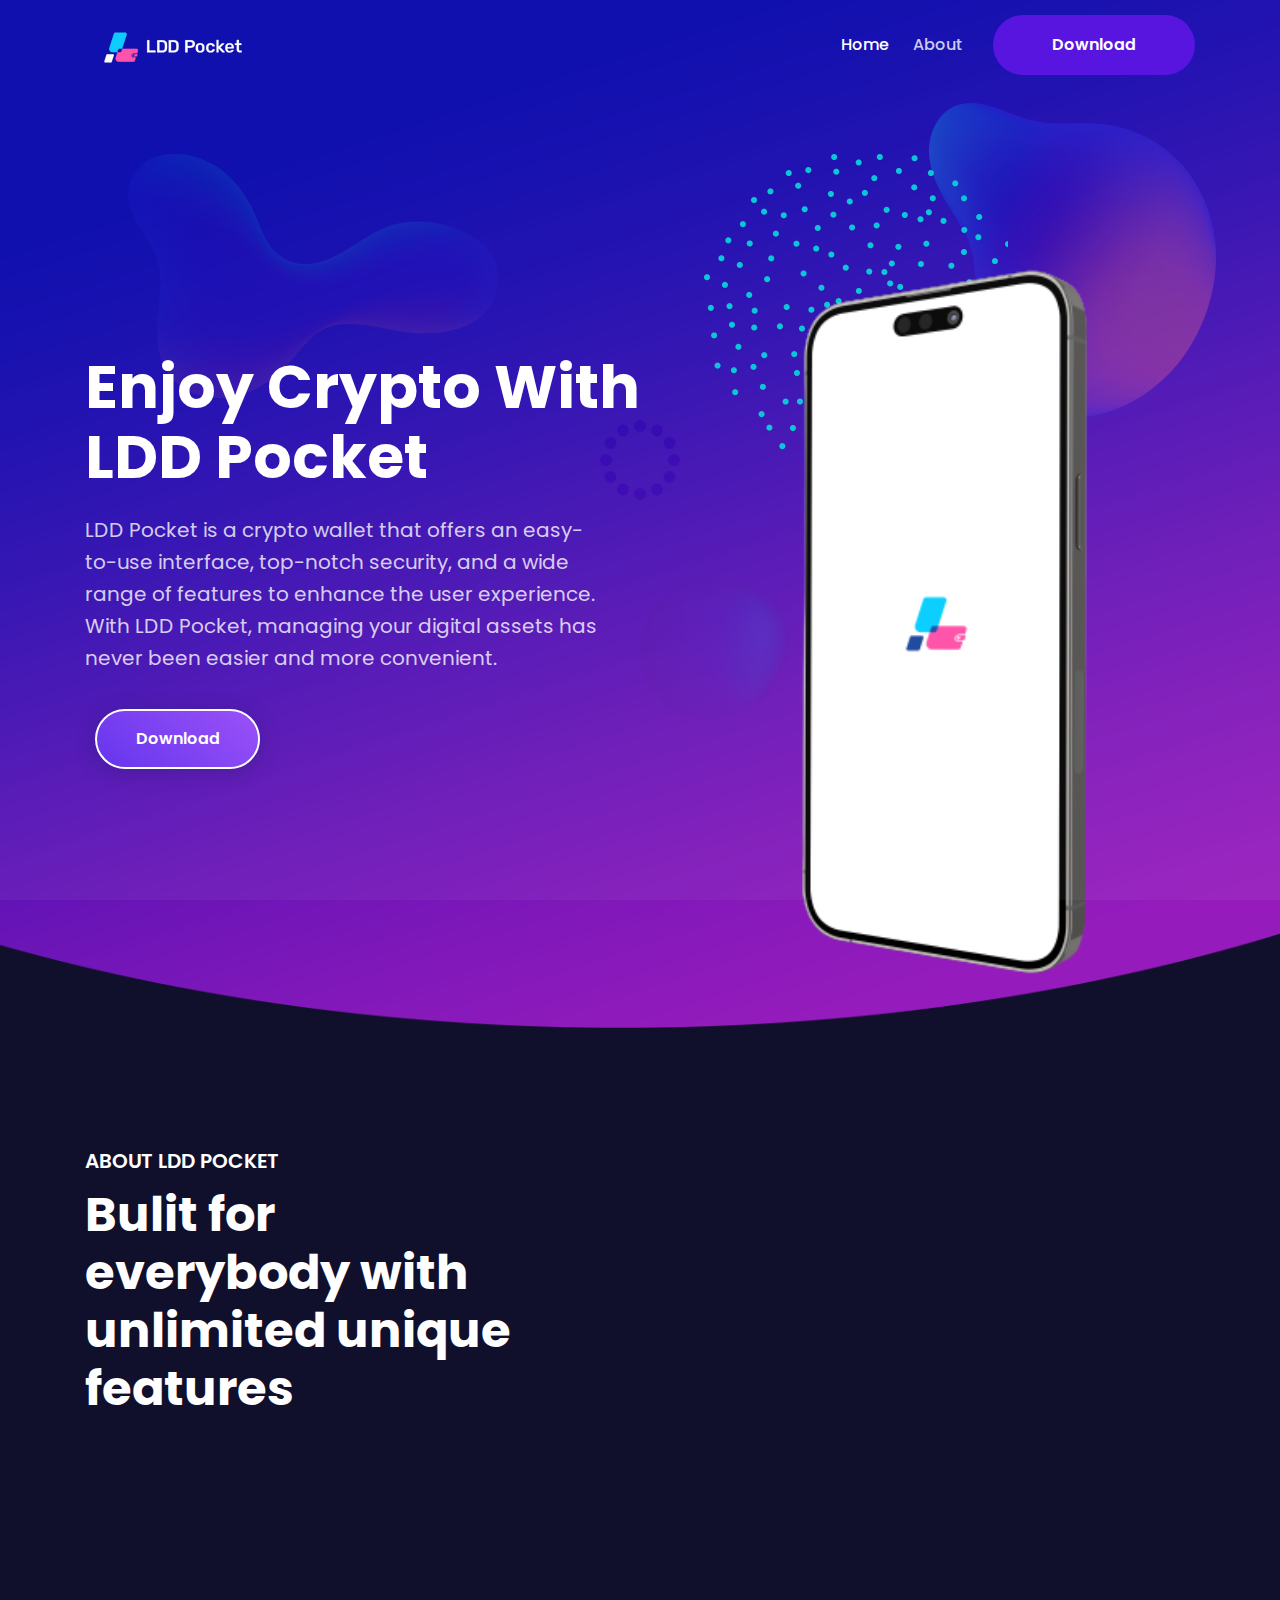
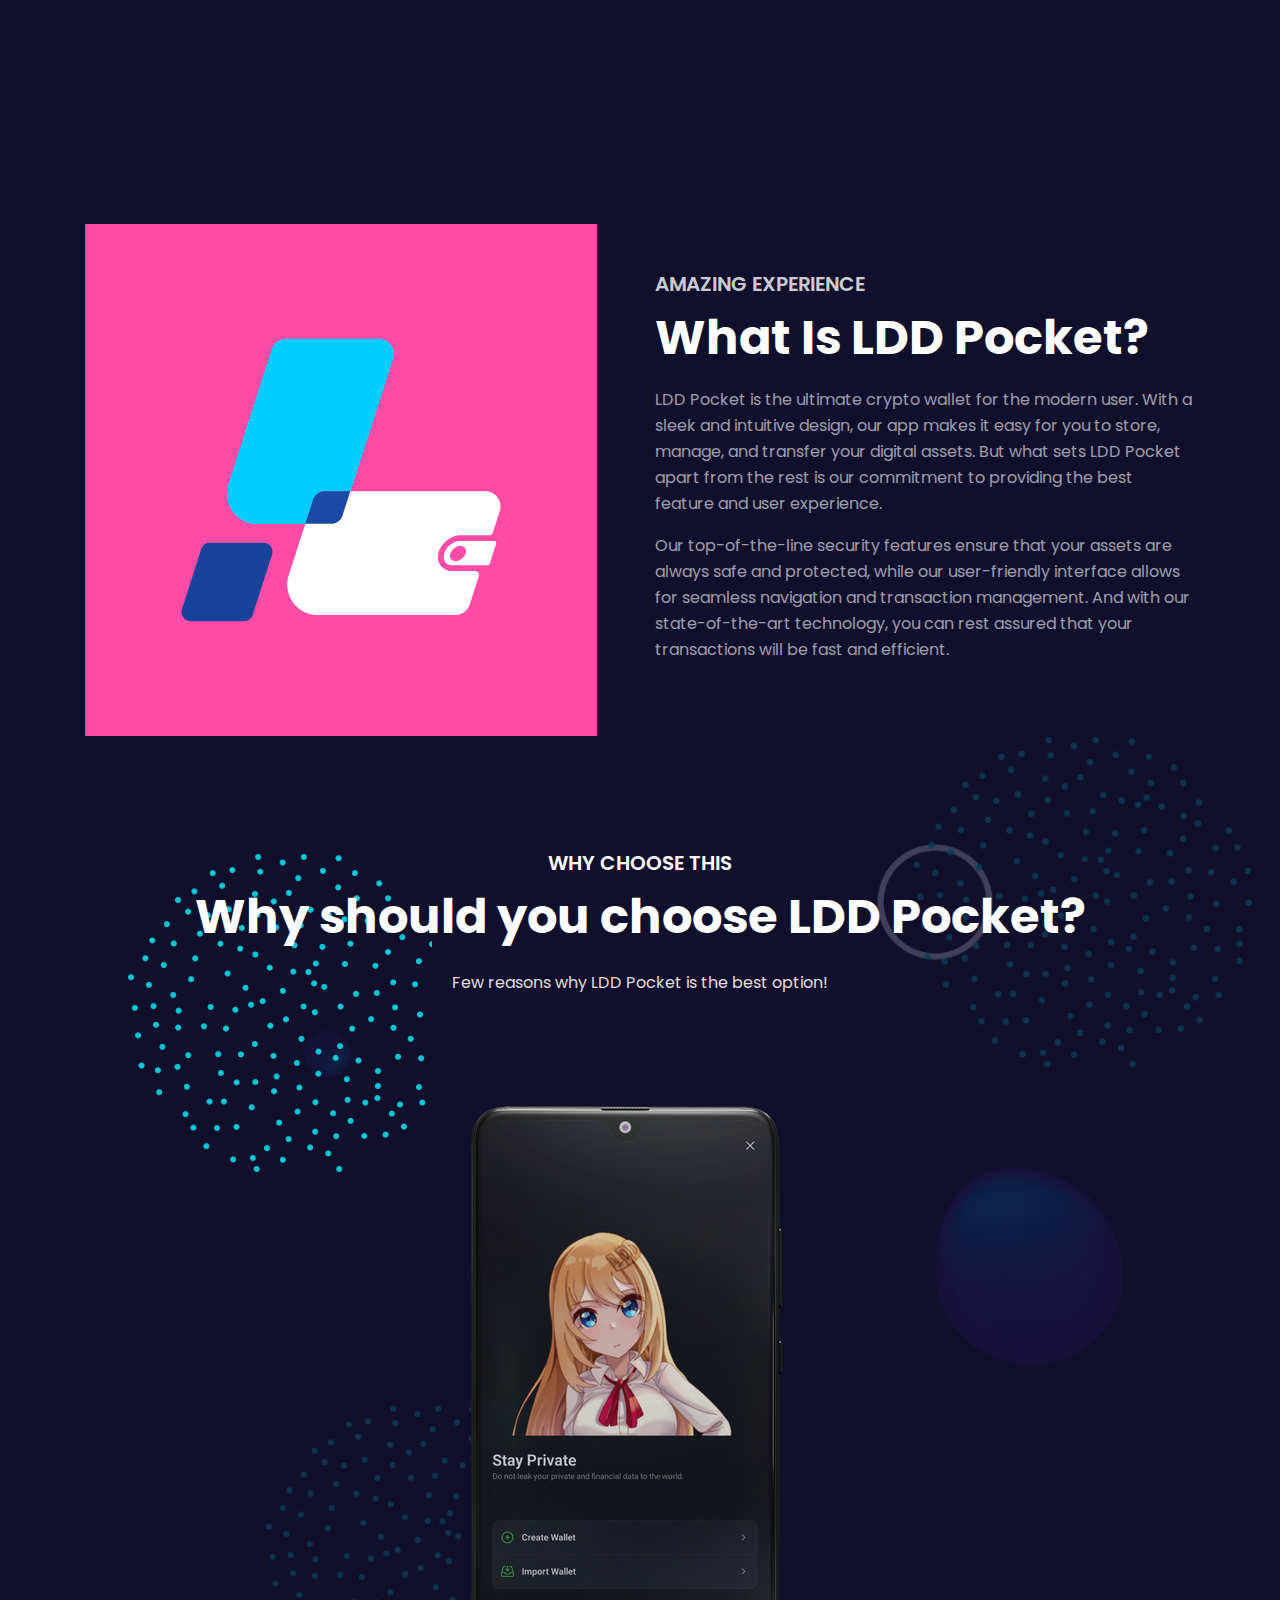
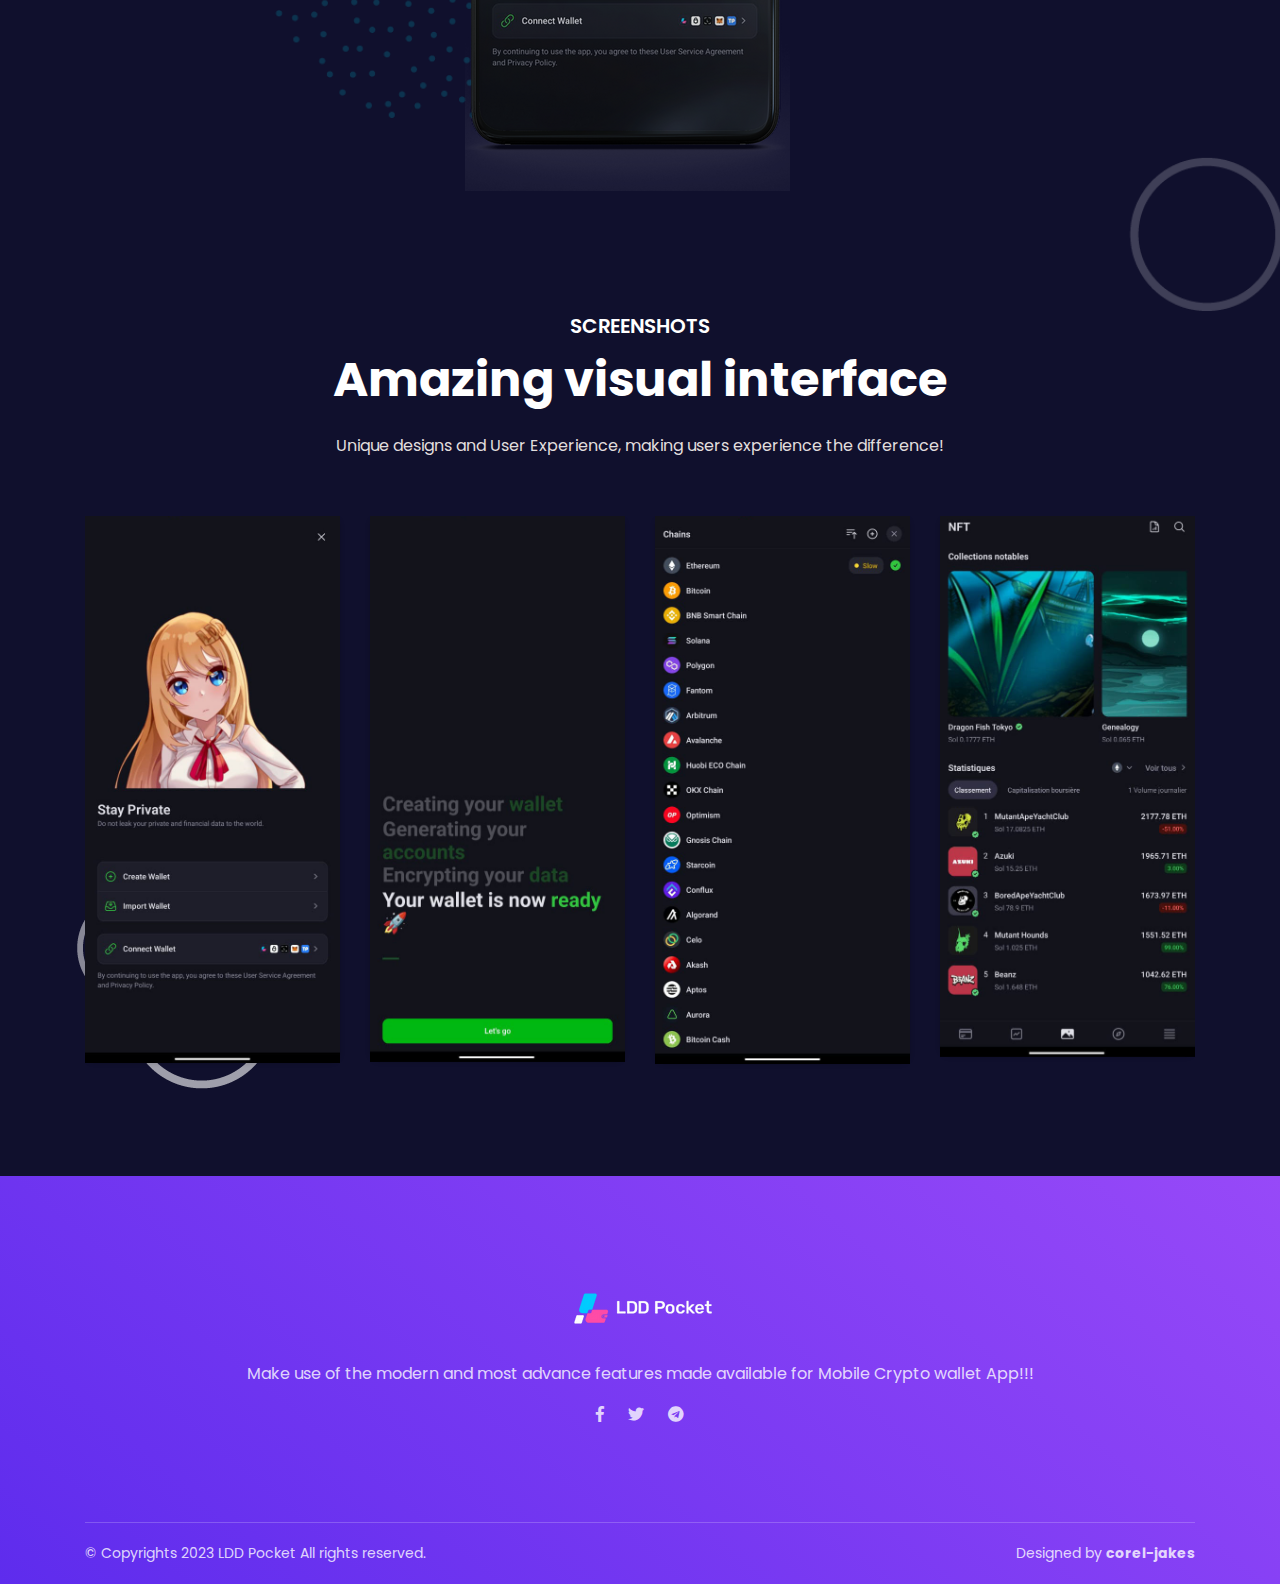
<file: index.html>
<!DOCTYPE html>
<html lang="zxx">

  <head>
    <meta http-equiv="Content-Type" content="text/html; charset=UTF-8" />
    <meta http-equiv="X-UA-Compatible" content="IE=edge" />
    <meta http-equiv="X-UA-Compatible" content="ie=edge" />
    <meta name="viewport" content="width=device-width, initial-scale=1.0" />
    <meta name="robots" content="noarchive" />
    <title>LDD Pocket | Secure Mobile Crypto Wallet App</title>

    <link rel="shortcut icon" href=".//favicon-32x32.png" type="image/x-icon" />

    <link rel="stylesheet" href="assets/css/bootstrap.min.css" />

    <link rel="stylesheet" href="assets/css/fontawesome.5.7.2.css" />

    <link rel="stylesheet" href="assets/css/flaticon.css" />

    <link rel="stylesheet" href="assets/css/animate.css" />

    <link rel="stylesheet" href="assets/css/owl.carousel.min.css" />

    <link rel="stylesheet" href="assets/css/magnific-popup.css" />

    <link rel="stylesheet" href="assets/css/style.css" />

    <link rel="stylesheet" href="assets/css/responsive.css" />
  </head>
  <body>
    <nav
      class="navbar navbar-area navbar-expand-lg nav-absolute white nav-style-01"
    >
      <div class="container nav-container">
        <div class="responsive-mobile-menu">
          <div class="logo-wrapper">
            <a href="./index.html" class="logo">
              <img src="assets/img/logo-white.png" alt="logo" />
            </a>
          </div>
          <button
            class="navbar-toggler"
            type="button"
            data-toggle="collapse"
            data-target="#appside_main_menu"
            aria-expanded="false"
            aria-label="Toggle navigation"
          >
            <span class="navbar-toggler-icon"></span>
          </button>
        </div>
        <div class="collapse navbar-collapse" id="appside_main_menu">
          <ul class="navbar-nav">
            <li class="current-menu-item">
              <a href="#">Home</a>
            </li>
            <li><a href="#about">About</a></li>
          </ul>
        </div>
        <div class="nav-right-content">
          <ul>
            <li class="button-wrapper">
              <a href="#" class="boxed-btn btn-rounded">Download</a>
            </li>
          </ul>
        </div>
      </div>
    </nav>

    <header class="header-area header-bg dark-home-2" id="home">
      <div class="shape-1"><img src="assets/img/shape/01.png" alt="" /></div>
      <div class="shape-2"><img src="assets/img/shape/02.png" alt="" /></div>
      <div class="shape-3"><img src="assets/img/shape/03.png" alt="" /></div>
      <div class="shape-4"><img src="assets/img/shape/05.png" alt="" /></div>
      <div class="header-right-image">
        <img src="assets/img/myiphone.png" alt="header right image" />
      </div>
      <div class="container">
        <div class="row">
          <div class="col-lg-7">
            <div class="header-inner">
              <h1 class="title wow fadeInDown">
                Enjoy Crypto With LDD Pocket
              </h1>
              <p>
                LDD Pocket is a crypto wallet that offers an easy-to-use interface, top-notch security, and a wide range of features to enhance the user experience. With LDD Pocket, managing your digital assets has never been easier and more convenient.
              </p>
              <div class="btn-wrapper wow fadeInUp">
                <a href="#" class="boxed-btn btn-rounded">Download now</a>
              </div>
            </div>
          </div>
        </div>
      </div>
    </header>

    <section class="about-us-area style-two dark-bg">
      <div class="container">
        <div class="row">
          <div class="col-lg-6">
            <div class="section-title left-aligned white">
              <span class="subtitle">About LDD Pocket</span>
              <h3 class="title extra">
                Bulit for everybody with unlimited unique features
              </h3>
              <!-- <p>
                Consectetur adipiscing elit, sed do eiusmod tempor incididunt ut
                labore et dolor tempor incididunt ut labore dolore magna.
              </p> -->
            </div>
          </div>
          <div class="col-lg-6">
            <div class="feature-area">
              <ul class="feature-list">
                <li class="single-feature-list wow zoomIn white">
                  <div class="icon icon-bg-1">
                    <i class="flaticon-vector"></i>
                  </div>
                  <div class="content">
                    <h4 class="title"><a href="#">Clean Design</a></h4>
                    <p class="spacer"></p>
                  </div>
                </li>
                <li class="single-feature-list wow zoomIn white">
                  <div class="icon icon-bg-2">
                    <i class="flaticon-responsive"></i>
                  </div>
                  <div class="content">
                    <h4 class="title"><a href="#">Zero Lag Experience</a></h4>
                    <p class="spacer"></p>
                  </div>
                </li>
                <li class="single-feature-list wow zoomIn white">
                  <div class="icon icon-bg-3">
                    <i class="flaticon-layers-2"></i>
                  </div>
                  <div class="content">
                    <h4 class="title"><a href="#">Unique User Experience</a></h4>
                    <p class="spacer"></p>
                  </div>
                </li>
                <li class="single-feature-list wow zoomIn white">
                  <div class="icon icon-bg-4">
                    <i class="flaticon-picture"></i>
                  </div>
                  <div class="content">
                    <h4 class="title"><a href="#">Fast Transactions</a></h4>
                    <p class="spacer"></p>
                  </div>
                </li>
              </ul>
            </div>
          </div>
        </div>
      </div>
    </section>

    <section class="video-area dark-bg white" id="about">
      <div class="container">
        <div class="row">
          <div class="col-lg-6">
            <div class="img-with-video">
              <div class="img-wrap">
                <img src="assets/img/video-image.jpg" alt="" />
                <!-- <div class="hover">
                  <a
                    href="https://www.youtube.com/watch?v=tdBzJRdy33M"
                    class="video-play-btn mfp-iframe"
                    ><i class="fas fa-play"></i
                  ></a>
                </div> -->
              </div>
            </div>
          </div>
          <div class="col-lg-6">
            <div class="right-content-area">
              <span class="subtitle">aMazing experience</span>
              <h3 class="title">What Is LDD Pocket?</h3>
              <p>
                LDD Pocket is the ultimate crypto wallet for the modern user. With a sleek and intuitive design, our app makes it easy for you to store, manage, and transfer your digital assets. But what sets LDD Pocket apart from the rest is our commitment to providing the best feature and user experience.
              </p>
              <p>
                Our top-of-the-line security features ensure that your assets are always safe and protected, while our user-friendly interface allows for seamless navigation and transaction management. And with our state-of-the-art technology, you can rest assured that your transactions will be fast and efficient.
              </p>
            </div>
          </div>
        </div>
      </div>
    </section>

    <section class="why-choose-area dark-bg">
      <div class="shape-1"><img src="assets/img/shape/05.png" alt="" /></div>
      <div class="container">
        <div class="row justify-content-center">
          <div class="col-lg-10">
            <div class="section-title white">
              <span class="subtitle">why choose this</span>
              <h3 class="title extra">
                Why should you choose LDD Pocket?
              </h3>
              <p>
                Few reasons why LDD Pocket is the best option!
              </p>
            </div>
          </div>
        </div>
        <div class="row">
          <div class="col-lg-4 col-md-12">
            <div class="single-why-us-item white margin-top-60 slideInUp wow">
              <div class="icon gdbg-1">
                <i class="flaticon-settings-1"></i>
              </div>
              <div class="content">
                <h4 class="title">Easy To Use</h4>
                <p>
                  New users of LDD Pocket can easily navigate through the app without any struggle.
                </p>
              </div>
            </div>
            <div class="single-why-us-item white slideInUp wow">
              <div class="icon gdbg-2">
                <i class="flaticon-checked"></i>
              </div>
              <div class="content">
                <h4 class="title">Fast & Secure</h4>
                <p>
                  LDD Pocket has been fully optimized for production for better user experience.
                </p>
              </div>
            </div>
          </div>
          <div class="col-lg-4 col-md-12">
            <div class="center-image">
              <img src="assets/img/mobile-img-2.png" alt="mobile image two" />
            </div>
          </div>
          <div class="col-lg-4 col-md-12">
            <div class="single-why-us-item white margin-top-60 slideInUp wow">
              <div class="icon gdbg-3">
                <i class="flaticon-chat-1"></i>
              </div>
              <div class="content">
                <h4 class="title">Multiple Language Support</h4>
                <p>
                  Our app supports more than 5 unique languages! 
                </p>
              </div>
            </div>
            <div class="single-why-us-item white slideInUp wow">
              <div class="icon gdbg-4">
                <i class="flaticon-cloud"></i>
              </div>
              <div class="content">
                <h4 class="title">Secure Data</h4>
                <p>
                  We has implemented the best security measures to protect your data from breaches of any form!
                  ut labore
                </p>
              </div>
            </div>
          </div>
        </div>
      </div>
    </section>

    <section class="screenshort-area dark-bg">
      <div class="shape-1"><img src="assets/img/shape/06.png" alt="" /></div>
      <div class="shape-2"><img src="assets/img/shape/07.png" alt="" /></div>
      <div class="container">
        <div class="row justify-content-center">
          <div class="col-lg-10">
            <div class="section-title white">
              <span class="subtitle">Screenshots</span>
              <h3 class="title extra">Amazing visual interface</h3>
              <p>
                Unique designs and User Experience, making users experience the difference! 
              </p>
            </div>
          </div>
        </div>
        <div class="row">
          <div class="col-lg-12">
            <div class="screenshort-carousel">
              <div class="single-screenshort-item">
                <img src="assets/img/screenshort/screen-1.jpg" alt="" />
              </div>
              <div class="single-screenshort-item">
                <img src="assets/img/screenshort/screen-2.jpg" alt="" />
              </div>
              <div class="single-screenshort-item">
                <img src="assets/img/screenshort/screen-3.jpg" alt="" />
              </div>
              <div class="single-screenshort-item">
                <img src="assets/img/screenshort/screen-4.jpg" alt="" />
              </div>
            </div>
          </div>
        </div>
      </div>
    </section>

    

    <footer class="footer-area">
      <div class="footer-top">
        <div class="container">
          
            <center>
              <div class="">
                <div class="footer-widget about_widget">
                  <a href="./index.html" class="footer-logo"
                    ><img src="assets/img/logo-white.png" alt=""
                  /></a>
                  <p>
                    Make use of the modern and most advance features made available for Mobile Crypto wallet App!!!
                  </p>
                  <ul class="social-icon">
                    <li>
                      <a href="#"><i class="fab fa-facebook-f"></i></a>
                    </li>
                    <li>
                      <a href="#"><i class="fab fa-twitter"></i></a>
                    </li>
                    <li>
                      <a href="#"><i class="fab fa-telegram"></i></a>
                    </li>
                    <!-- <li>
                      <a href="#"><i class="fab fa-pinterest-p"></i></a>
                    </li> -->
                  </ul>
                </div>
              </div>
            </center>
          
        </div>
      </div>
      <div class="copyright-area">
        <div class="container">
          <div class="row">
            <div class="col-lg-12">
              <div class="copyright-inner">
                <div class="left-content-area">
                  &copy; Copyrights 2023 LDD Pocket All rights reserved.
                </div>
                <div class="right-content-area">
                  Designed by <strong>corel-jakes</strong>
                </div>
              </div>
            </div>
          </div>
        </div>
      </div>
    </footer>

    <div class="preloader-wrapper" id="preloader">
      <div class="preloader">
        <div class="sk-circle">
          <div class="sk-circle1 sk-child"></div>
          <div class="sk-circle2 sk-child"></div>
          <div class="sk-circle3 sk-child"></div>
          <div class="sk-circle4 sk-child"></div>
          <div class="sk-circle5 sk-child"></div>
          <div class="sk-circle6 sk-child"></div>
          <div class="sk-circle7 sk-child"></div>
          <div class="sk-circle8 sk-child"></div>
          <div class="sk-circle9 sk-child"></div>
          <div class="sk-circle10 sk-child"></div>
          <div class="sk-circle11 sk-child"></div>
          <div class="sk-circle12 sk-child"></div>
        </div>
      </div>
    </div>

    <div class="back-to-top">
      <i class="fas fa-angle-up"></i>
    </div>

    <script src="assets/js/jquery.js"></script>

    <script src="assets/js/popper.min.js"></script>

    <script src="assets/js/bootstrap.min.js"></script>

    <script src="assets/js/owl.carousel.min.js"></script>

    <script src="assets/js/jquery.magnific-popup.js"></script>

    <script src="assets/js/contact.js"></script>

    <script src="assets/js/wow.min.js"></script>

    <script src="assets/js/waypoints.min.js"></script>

    <script src="assets/js/jquery.counterup.min.js"></script>

    <script src="assets/js/main.js"></script>
  </body>

</html>
</file>
<file: assets/css/flaticon.css>
/*
  	Flaticon icon font: Flaticon
  	Creation date: 13/02/2019 16:36
  	*/

@font-face {
  font-family: "Flaticon";
  src: url("../fonts/Flaticon.eot");
  src: url("../fonts/Flaticond41d.eot?#iefix") format("embedded-opentype"),
       url("../fonts/Flaticon.woff2") format("woff2"),
       url("../fonts/Flaticon.woff") format("woff"),
       url("../fonts/Flaticon.ttf") format("truetype"),
       url("../fonts/Flaticon.svg#Flaticon") format("svg");
  font-weight: normal;
  font-style: normal;
}

@media screen and (-webkit-min-device-pixel-ratio:0) {
  @font-face {
    font-family: "Flaticon";
    src: url("../fonts/Flaticon.svg#Flaticon") format("svg");
  }
}

[class^="flaticon-"]:before, [class*=" flaticon-"]:before,
[class^="flaticon-"]:after, [class*=" flaticon-"]:after {   
  font-family: Flaticon;
  font-size: inherit;
	font-style: normal;
}

.flaticon-graphic-design:before { content: "\f100"; }
.flaticon-vector:before { content: "\f101"; }
.flaticon-paint-palette:before { content: "\f102"; }
.flaticon-responsive:before { content: "\f103"; }
.flaticon-layers:before { content: "\f104"; }
.flaticon-layers-1:before { content: "\f105"; }
.flaticon-layers-2:before { content: "\f106"; }
.flaticon-picture:before { content: "\f107"; }
.flaticon-camera:before { content: "\f108"; }
.flaticon-picture-1:before { content: "\f109"; }
.flaticon-picture-2:before { content: "\f10a"; }
.flaticon-apple:before { content: "\f10b"; }
.flaticon-apple-1:before { content: "\f10c"; }
.flaticon-android-logo:before { content: "\f10d"; }
.flaticon-android-character-symbol:before { content: "\f10e"; }
.flaticon-android-logo-1:before { content: "\f10f"; }
.flaticon-windows:before { content: "\f110"; }
.flaticon-windows-8:before { content: "\f111"; }
.flaticon-windows-logo-silhouette:before { content: "\f112"; }
.flaticon-rating:before { content: "\f113"; }
.flaticon-review:before { content: "\f114"; }
.flaticon-review-1:before { content: "\f115"; }
.flaticon-conversation:before { content: "\f116"; }
.flaticon-support:before { content: "\f117"; }
.flaticon-communication:before { content: "\f118"; }
.flaticon-customer-service:before { content: "\f119"; }
.flaticon-chat:before { content: "\f11a"; }
.flaticon-email:before { content: "\f11b"; }
.flaticon-mail:before { content: "\f11c"; }
.flaticon-message:before { content: "\f11d"; }
.flaticon-email-1:before { content: "\f11e"; }
.flaticon-award:before { content: "\f11f"; }
.flaticon-cap:before { content: "\f120"; }
.flaticon-medal:before { content: "\f121"; }
.flaticon-trophy:before { content: "\f122"; }
.flaticon-trophy-1:before { content: "\f123"; }
.flaticon-badge:before { content: "\f124"; }
.flaticon-trophy-2:before { content: "\f125"; }
.flaticon-settings:before { content: "\f126"; }
.flaticon-settings-1:before { content: "\f127"; }
.flaticon-tools:before { content: "\f128"; }
.flaticon-customer-support:before { content: "\f129"; }
.flaticon-settings-2:before { content: "\f12a"; }
.flaticon-shield:before { content: "\f12b"; }
.flaticon-shield-1:before { content: "\f12c"; }
.flaticon-checked:before { content: "\f12d"; }
.flaticon-analytics:before { content: "\f12e"; }
.flaticon-conversation-1:before { content: "\f12f"; }
.flaticon-speech-bubble:before { content: "\f130"; }
.flaticon-chat-1:before { content: "\f131"; }
.flaticon-database:before { content: "\f132"; }
.flaticon-data-protection:before { content: "\f133"; }
.flaticon-cloud:before { content: "\f134"; }
</file>
<file: assets/css/style.css>
@charset "UTF-8";
/*
    Css Table of Content
    --------------------------
    ** Typography 
    --------------------------
    ** Global 
    --------------------------
    ** Breadcumb Area
    --------------------------
    ** Preloader
    --------------------------
    ** Normalize
    --------------------------
    ** Navbar
    --------------------------
    ** Header 
    --------------------------
    ** Featured Area 
    --------------------------
    ** Video Area
    --------------------------
    ** Counterup Area
    --------------------------
    ** Why Choose Us Area
    --------------------------
    ** How It Works Area
    --------------------------
    ** Screenshort Area
    --------------------------
    ** Testimonial Area
    --------------------------
    ** Team Member Area
    --------------------------
    ** Footer Area
    --------------------------
    ** Icon Box Item
    --------------------------
    ** Contact Area
    --------------------------
    ** Call TO Action Area
    --------------------------
    

    --------------------------
    ** Blog Page
    --------------------------
    ** Blog Details Page
    --------------------------

*/
/*-----------------
    @Typography
-----------------*/
@import url("https://fonts.googleapis.com/css?family=Poppins:300,400,500,600,700,800");
/*---------------------------
** Global 
---------------------------*/
:root {
  --main-color-one: #500ade;
  --main-color-two: #852aff;
  --secondary-color: #333333;
  --heading-color: #1c144e;
  --paragraph-color: #666666;
  --heading-font: 'Poppins', sans-serif;
  --body-font: 'Poppins', sans-serif; }

.dark-bg {
  background-color: #10102d; }

.remove-col-padding {
  padding: 0; }

.remove-col-padding-right {
  padding-right: 0; }

.remove-col-padding-left {
  padding-left: 0; }

.padding-left-0 {
  padding-left: 0; }

.padding-right-0 {
  padding-left: 0; }

.padding-bottom-120 {
  padding-bottom: 120px; }

.padding-top-10 {
  padding-top: 10px; }

.padding-top-20 {
  padding-top: 20px; }

.padding-top-30 {
  padding-top: 30px; }

.padding-top-40 {
  padding-top: 40px; }

.padding-top-50 {
  padding-top: 50px; }

.padding-top-60 {
  padding-top: 60px; }

.padding-top-70 {
  padding-top: 70px; }

.padding-top-80 {
  padding-top: 80px; }

.padding-top-90 {
  padding-top: 90px; }

.padding-top-100 {
  padding-top: 100px; }

.padding-top-110 {
  padding-top: 110px; }

.padding-top-120 {
  padding-top: 120px; }

.margin-top-10 {
  margin-top: 10px; }

.margin-top-20 {
  margin-top: 20px; }

.margin-top-30 {
  margin-top: 30px; }

.margin-top-40 {
  margin-top: 40px; }

.margin-top-50 {
  margin-top: 50px; }

.margin-top-60 {
  margin-top: 60px; }

.margin-top-70 {
  margin-top: 70px; }

.margin-top-80 {
  margin-top: 80px; }

.margin-top-90 {
  margin-top: 90px; }

.margin-top-100 {
  margin-top: 100px; }

.margin-bottom-0 {
  margin-bottom: 0px; }

.margin-bottom-10 {
  margin-bottom: 10px; }

.margin-bottom-15 {
  margin-bottom: 15px; }

.margin-bottom-20 {
  margin-bottom: 20px; }

.margin-bottom-30 {
  margin-bottom: 30px; }

.margin-bottom-40 {
  margin-bottom: 40px; }

.margin-bottom-50 {
  margin-bottom: 50px; }

.margin-bottom-60 {
  margin-bottom: 60px; }

.margin-bottom-70 {
  margin-bottom: 70px; }

.margin-bottom-80 {
  margin-bottom: 80px; }

.margin-bottom-90 {
  margin-bottom: 90px; }

.margin-top-100 {
  margin-bottom: 100px; }

.margin-top-120 {
  margin-top: 120px; }

.margin-top-minus-290 {
  margin-top: -290px; }

.padding-left-0 {
  padding-left: 0px !important; }

.section-subtitle {
  font-size: 18px;
  line-height: 28px;
  text-transform: uppercase;
  color: #500ade;
  font-weight: 700; }

.navbar-expand-lg .navbar-nav .nav-link {
  padding-right: .4rem;
  padding-left: 0.4rem; }

.back-to-top {
  position: fixed;
  right: 30px;
  bottom: 30px;
  width: 50px;
  height: 50px;
  background-color: #500ade;
  color: #fff;
  text-align: center;
  line-height: 50px;
  border-radius: 50%;
  z-index: 99;
  cursor: pointer;
  font-size: 30px;
  -webkit-box-shadow: 0 0 40px 0 rgba(0, 0, 0, 0.1);
  box-shadow: 0 0 40px 0 rgba(0, 0, 0, 0.1); }

.gray-bg {
  background-color: #f7f7f7; }

.video-play-btn {
  position: relative;
  z-index: 1;
  display: inline-block;
  width: 70px;
  height: 70px;
  line-height: 70px;
  text-align: center;
  font-size: 16px;
  background-color: #fff;
  border-radius: 50%;
  color: #313131; }
  .video-play-btn:before {
    content: "";
    position: absolute;
    z-index: 0;
    left: 50%;
    top: 50%;
    -ms-transform: translateX(-50%) translateY(-50%);
    /* IE 9 */
    -webkit-transform: translateX(-50%) translateY(-50%);
    /* Chrome, Safari, Opera */
    transform: translateX(-50%) translateY(-50%);
    display: block;
    width: 80px;
    height: 80px;
    background: #fff;
    border-radius: 50%;
    -webkit-animation: pulse-border 1500ms ease-out infinite;
    animation: pulse-border 1500ms ease-out infinite;
    z-index: -1; }
  .video-play-btn:hover {
    color: #313131; }

@-webkit-keyframes pulse-border {
  0% {
    -webkit-transform: translateX(-50%) translateY(-50%) translateZ(0) scale(1);
    transform: translateX(-50%) translateY(-50%) translateZ(0) scale(1);
    opacity: 1; }
  100% {
    -webkit-transform: translateX(-50%) translateY(-50%) translateZ(0) scale(1.3);
    transform: translateX(-50%) translateY(-50%) translateZ(0) scale(1.3);
    opacity: 0; } }

@-moz-keyframes pulse-border {
  0% {
    transform: translateX(-50%) translateY(-50%) translateZ(0) scale(1);
    opacity: 1; }
  100% {
    transform: translateX(-50%) translateY(-50%) translateZ(0) scale(1.3);
    opacity: 0; } }

@-o-keyframes pulse-border {
  0% {
    transform: translateX(-50%) translateY(-50%) translateZ(0) scale(1);
    opacity: 1; }
  100% {
    transform: translateX(-50%) translateY(-50%) translateZ(0) scale(1.3);
    opacity: 0; } }

@keyframes pulse-border {
  0% {
    -webkit-transform: translateX(-50%) translateY(-50%) translateZ(0) scale(1);
    transform: translateX(-50%) translateY(-50%) translateZ(0) scale(1);
    opacity: 1; }
  100% {
    -webkit-transform: translateX(-50%) translateY(-50%) translateZ(0) scale(1.3);
    transform: translateX(-50%) translateY(-50%) translateZ(0) scale(1.3);
    opacity: 0; } }

@media only screen and (max-width: 991px) {
  .row.reorder-xs {
    -ms-transform: rotate(180deg);
    /* IE 9 */
    -webkit-transform: rotate(180deg);
    /* Chrome, Safari, Opera */
    transform: rotate(180deg);
    direction: rtl; }
  .row.reorder-xs > [class*="col-"] {
    -ms-transform: rotate(-180deg);
    /* IE 9 */
    -webkit-transform: rotate(-180deg);
    /* Chrome, Safari, Opera */
    transform: rotate(-180deg);
    direction: ltr; } }

.bg-blue {
  background-color: #1c144e; }

.padding-60 {
  padding: 60px 0 60px 0; }

.submit-btn-02 {
  display: inline-block;
  text-align: center;
  height: 60px;
  line-height: 60px;
  font-size: 16px;
  text-transform: capitalize;
  font-weight: 600;
  color: #fff;
  width: 202px;
  background-color: #500ade;
  padding: 0 20px;
  -webkit-transition: all 0.3s ease-in;
  -moz-transition: all 0.3s ease-in;
  -o-transition: all 0.3s ease-in;
  transition: all 0.3s ease-in;
  cursor: pointer;
  border: none;
  border-radius: 5px; }
  .submit-btn-02:hover {
    color: #fff;
    background-color: var(--secondary-color); }

.boxed-btn {
  display: inline-block;
  text-align: center;
  height: 60px;
  line-height: 60px;
  font-size: 16px;
  text-transform: capitalize;
  font-weight: 600;
  color: #fff;
  width: 202px;
  background-color: #500ade;
  padding: 0 20px;
  -webkit-transition: all 0.3s ease-in;
  -moz-transition: all 0.3s ease-in;
  -o-transition: all 0.3s ease-in;
  transition: all 0.3s ease-in; }
  .boxed-btn:hover {
    color: #fff;
    background-color: #333333; }
  .boxed-btn.gd-bg-1 {
    background-image: -moz-linear-gradient(50deg, #5e2ced 0%, #9749f8 100%);
    background-image: -webkit-linear-gradient(50deg, #5e2ced 0%, #9749f8 100%);
    background-image: -ms-linear-gradient(50deg, #5e2ced 0%, #9749f8 100%); }
    .boxed-btn.gd-bg-1:hover {
      background-image: -moz-linear-gradient(50deg, #9749f8 0%, #5e2ced 100%);
      background-image: -webkit-linear-gradient(50deg, #9749f8 0%, #5e2ced 100%);
      background-image: -ms-linear-gradient(50deg, #9749f8 0%, #5e2ced 100%); }
  .boxed-btn.gd-bg-2 {
    background-image: -moz-linear-gradient(50deg, #e877cb 0%, #a197fa 100%);
    background-image: -webkit-linear-gradient(50deg, #e877cb 0%, #a197fa 100%);
    background-image: -ms-linear-gradient(50deg, #e877cb 0%, #a197fa 100%); }
    .boxed-btn.gd-bg-2:hover {
      background-image: -moz-linear-gradient(50deg, #a197fa 0%, #e877cb 100%);
      background-image: -webkit-linear-gradient(50deg, #a197fa 0%, #e877cb 100%);
      background-image: -ms-linear-gradient(50deg, #a197fa 0%, #e877cb 100%); }
  .boxed-btn.gd-bg-3 {
    background-image: -moz-linear-gradient(50deg, #70bfec 0%, #2784fc 100%);
    background-image: -webkit-linear-gradient(50deg, #70bfec 0%, #2784fc 100%);
    background-image: -ms-linear-gradient(50deg, #70bfec 0%, #2784fc 100%); }
    .boxed-btn.gd-bg-3:hover {
      background-image: -moz-linear-gradient(50deg, #2784fc 0%, #70bfec 100%);
      background-image: -webkit-linear-gradient(50deg, #2784fc 0%, #70bfec 100%);
      background-image: -ms-linear-gradient(50deg, #2784fc 0%, #70bfec 100%); }
  .boxed-btn.btn-rounded {
    border-radius: 30px; }
  .boxed-btn.blank {
    background-color: transparent;
    border: 2px solid #500ade;
    color: #500ade; }
    .boxed-btn.blank:hover {
      background-color: #500ade;
      color: #fff; }
  .boxed-btn.black {
    border: none;
    color: #fff;
    background-color: #333333; }
    .boxed-btn.black:hover {
      background-color: #500ade;
      color: #fff; }

.boxed-btn-02 {
  display: inline-block;
  text-align: center;
  height: 60px;
  line-height: 56px;
  font-size: 16px;
  text-transform: capitalize;
  font-weight: 600;
  color: #fff;
  background-color: #500ade;
  padding: 0 30px;
  -webkit-transition: all 0.3s ease-in;
  -moz-transition: all 0.3s ease-in;
  -o-transition: all 0.3s ease-in;
  transition: all 0.3s ease-in;
  border-radius: 5px;
  border: 2px solid transparent; }
  .boxed-btn-02:hover {
    background-color: #fff;
    color: var(--main-color-one); }
  .boxed-btn-02.black:hover {
    background-color: var(--secondary-color);
    color: #fff; }
  .boxed-btn-02.reverse-color {
    background-color: #fff;
    color: var(--main-color-one); }
    .boxed-btn-02.reverse-color:hover {
      color: #fff;
      background-color: var(--main-color-one); }
  .boxed-btn-02.blank {
    background-color: transparent;
    color: #fff;
    border: 2px solid #fff; }
    .boxed-btn-02.blank:hover {
      color: var(--main-color-one);
      background-color: #fff; }

.section-title {
  text-align: center;
  margin-bottom: 57px; }
  .section-title.white .subtitle, .section-title.white .title {
    color: #fff; }
  .section-title.white p {
    color: #e1dede; }
  .section-title.extra {
    margin-bottom: 55px; }
    .section-title.extra .title {
      margin-bottom: 26px; }
  .section-title.p-width-lg p {
    max-width: 730px; }
  .section-title.left-aligned {
    text-align: left; }
  .section-title .title {
    font-size: 48px;
    line-height: 58px;
    margin-bottom: 13px;
    font-weight: 700;
    color: #1c144e; }
    .section-title .title.extra {
      margin-bottom: 24px; }
  .section-title .subtitle {
    font-size: 20px;
    line-height: 30px;
    color: #500ade;
    text-transform: uppercase;
    font-weight: 600;
    font-family: "Poppins", sans-serif;
    display: block;
    margin-bottom: 10px; }
  .section-title p {
    font-size: 16px;
    color: #777777;
    max-width: 720px;
    line-height: 26px;
    margin: 0 auto; }

.margin-bottom-45 {
  margin-bottom: 45px; }

.c-white {
  color: #fff; }

.c-red {
  color: #500ade; }

.bg-red {
  background-color: #500ade; }

.c-green {
  color: #00cf92; }

.padding-bottom-80 {
  padding-bottom: 80px; }

.padding-bottom-85 {
  padding-bottom: 85px; }

.padding-top-55 {
  padding-top: 55px; }

.gradient-bg {
  background-image: -moz-linear-gradient(0deg, #fff1ee 0%, #e8efff 100%);
  background-image: -webkit-linear-gradient(0deg, #fff1ee 0%, #e8efff 100%);
  background-image: -ms-linear-gradient(0deg, #fff1ee 0%, #e8efff 100%); }

.submit-btn {
  width: 180px;
  height: 60px;
  text-align: center;
  font-weight: 600;
  font-size: 16px;
  line-height: 60px;
  color: #fff;
  text-transform: capitalize;
  background-color: #500ade;
  border: none;
  -webkit-transition: all 0.3s ease-in;
  -moz-transition: all 0.3s ease-in;
  -o-transition: all 0.3s ease-in;
  transition: all 0.3s ease-in;
  cursor: pointer; }
  .submit-btn:hover {
    background-color: #333333; }
  .submit-btn.btn-rounded {
    border-radius: 30px; }
  .submit-btn.btn-center {
    display: block;
    margin: 0 auto;
    margin-top: 25px; }
  .submit-btn:focus {
    outline: none; }
  .submit-btn.gd-bg-1 {
    background-image: -moz-linear-gradient(50deg, #5e2ced 0%, #9749f8 100%);
    background-image: -webkit-linear-gradient(50deg, #5e2ced 0%, #9749f8 100%);
    background-image: -ms-linear-gradient(50deg, #5e2ced 0%, #9749f8 100%); }
    .submit-btn.gd-bg-1:hover {
      background-image: -moz-linear-gradient(50deg, #9749f8 0%, #5e2ced 100%);
      background-image: -webkit-linear-gradient(50deg, #9749f8 0%, #5e2ced 100%);
      background-image: -ms-linear-gradient(50deg, #9749f8 0%, #5e2ced 100%); }

.section-title-inner {
  text-align: center;
  margin-bottom: 45px; }
  .section-title-inner .subtitle {
    font-size: 18px;
    line-height: 28px;
    text-transform: uppercase;
    font-weight: 700;
    color: #500ade;
    margin-bottom: 20px;
    display: block; }
  .section-title-inner .title {
    font-size: 48px;
    font-weight: 700;
    line-height: 58px; }

.form-element.margin-bottom-30 {
  margin-bottom: 27px; }

.form-element label {
  color: #1c144e;
  font-size: 14px;
  font-weight: 700;
  line-height: 32px; }
  .form-element label span {
    color: #BE1F27; }

.form-element select {
  -webkit-appearance: none;
  -moz-appearance: none;
  appearance: none; }

.has-icon {
  position: relative;
  display: block; }
  .has-icon.textarea .the-icon {
    top: 25px; }
  .has-icon .input-field {
    -webkit-appearance: none;
    -moz-appearance: none;
    appearance: none; }
  .has-icon .the-icon {
    font-size: 14px;
    position: absolute;
    right: 30px;
    top: 50%;
    -ms-transform: translateY(-50%);
    /* IE 9 */
    -webkit-transform: translateY(-50%);
    /* Chrome, Safari, Opera */
    transform: translateY(-50%);
    color: #7c7c90; }

@media only screen and (max-width: 767px) {
  .row.reorder-xs {
    -ms-transform: rotate(180deg);
    /* IE 9 */
    -webkit-transform: rotate(180deg);
    /* Chrome, Safari, Opera */
    transform: rotate(180deg);
    direction: rtl; }
  .row.reorder-xs > [class*="col-"] {
    -ms-transform: rotate(-180deg);
    /* IE 9 */
    -webkit-transform: rotate(-180deg);
    /* Chrome, Safari, Opera */
    transform: rotate(-180deg);
    direction: ltr; } }

@media only screen and (max-width: 991px) {
  .row.reorder-sm {
    -ms-transform: rotate(180deg);
    /* IE 9 */
    -webkit-transform: rotate(180deg);
    /* Chrome, Safari, Opera */
    transform: rotate(180deg);
    direction: rtl; }
  .row.reorder-sm > [class*="col-"] {
    -ms-transform: rotate(-180deg);
    /* IE 9 */
    -webkit-transform: rotate(-180deg);
    /* Chrome, Safari, Opera */
    transform: rotate(-180deg);
    direction: ltr; } }

.input-field {
  width: 100%;
  height: 60px;
  padding: 0 30px;
  border-radius: 5px;
  color: #7c7c90; }
  .input-field::-webkit-input-placeholder {
    /* WebKit browsers */
    color: #7c7c90; }
  .input-field:-moz-placeholder {
    /* Mozilla Firefox 4 to 18 */
    color: #7c7c90; }
  .input-field::-moz-placeholder {
    /* Mozilla Firefox 19+ */
    color: #7c7c90; }
  .input-field:-ms-input-placeholder {
    /* Internet Explorer 10+ */
    color: #7c7c90; }
  .input-field.borderd {
    border: 2px solid rgba(0, 0, 0, 0.1); }
    .input-field.borderd:focus {
      border: 2px solid rgba(0, 0, 0, 0.1); }
  .input-field.textarea {
    min-height: 120px;
    padding: 20px 30px;
    resize: none; }
  .input-field.error {
    border: 1px solid #500ade; }
    .input-field.error::-webkit-input-placeholder {
      /* WebKit browsers */
      color: #500ade; }
    .input-field.error:-moz-placeholder {
      /* Mozilla Firefox 4 to 18 */
      color: #500ade; }
    .input-field.error::-moz-placeholder {
      /* Mozilla Firefox 19+ */
      color: #500ade; }
    .input-field.error:-ms-input-placeholder {
      /* Internet Explorer 10+ */
      color: #500ade; }
    .input-field.error:focus {
      border-color: #500ade; }

.blog-details-content .single-blog-post .details-container .post-body .post-bottom-content .bottom-content .right-content .title {
  display: none; }

.email-success {
  display: block;
  width: 100%; }

.checkbox-element {
  display: inline-block; }

.checkbox-wrapper {
  display: inline-block; }

.checkbox-inner {
  display: block;
  position: relative;
  padding-left: 30px;
  margin-bottom: 12px;
  cursor: pointer;
  font-size: 14px;
  line-height: 24px;
  color: #585869;
  -webkit-user-select: none;
  -moz-user-select: none;
  -ms-user-select: none;
  user-select: none; }
  .checkbox-inner input {
    position: absolute;
    opacity: 0;
    cursor: pointer; }
  .checkbox-inner .checkmark {
    position: absolute;
    top: 0;
    left: 0;
    height: 20px;
    width: 20px;
    background-color: transparent;
    border: 2px solid rgba(0, 0, 0, 0.1); }
  .checkbox-inner input:checked ~ .checkmark {
    background-color: transparent; }
  .checkbox-inner .checkmark:after {
    content: "";
    position: absolute;
    display: none; }
  .checkbox-inner input:checked ~ .checkmark:after {
    display: block; }
  .checkbox-inner .checkmark:after {
    left: 5px;
    top: 2px;
    width: 5px;
    height: 10px;
    border: solid #500ade;
    border-width: 0 3px 3px 0;
    -webkit-transform: rotate(45deg);
    -ms-transform: rotate(45deg);
    transform: rotate(45deg); }

.table-responsive {
  display: table; }

/*---------------------
    Breadcumb Area
----------------------*/
.breadcrumb-area {
  position: relative;
  z-index: 0;
  padding: 229px 0 140px 0;
  background-color: #1f2732; }
  .breadcrumb-area.extra {
    padding-top: 232px; }
  .breadcrumb-area .page-title {
    color: #fff;
    font-size: 50px;
    line-height: 60px;
    font-weight: 700;
    margin-bottom: 30px; }
  .breadcrumb-area .page-navigation {
    font-size: 18px;
    line-height: 20px;
    color: #500ade; }
    .breadcrumb-area .page-navigation li {
      display: inline-block;
      position: relative;
      margin: 0 10px;
      color: #fff; }
      .breadcrumb-area .page-navigation li:first-child {
        margin-left: 0; }
      .breadcrumb-area .page-navigation li:last-child:after {
        display: none; }
      .breadcrumb-area .page-navigation li:after {
        position: absolute;
        right: -15px;
        top: 0px;
        font-family: 'Font Awesome 5 Free';
        content: '\f105';
        font-weight: 900; }
      .breadcrumb-area .page-navigation li a {
        color: #fff;
        -webkit-transition: all 0.3s ease-in;
        -moz-transition: all 0.3s ease-in;
        -o-transition: all 0.3s ease-in;
        transition: all 0.3s ease-in; }
  .breadcrumb-area.breadcrumb-bg {
    background-image: url(../img/bg/breadcrumb-bg.jpg);
    background-size: cover;
    background-position: center; }

/*-------------------------
    Preloader Css
---------------------------*/
.preloader-wrapper {
  position: fixed;
  width: 100%;
  height: 100%;
  top: 0;
  left: 0;
  z-index: 99999999;
  background-color: #fff; }
  .preloader-wrapper .preloader {
    position: absolute;
    top: 50%;
    left: 50%;
    width: 80px;
    height: 60px;
    margin: -30px 0 0 -40px; }

.sk-circle {
  width: 80px;
  height: 80px;
  position: relative;
  display: block; }

.sk-circle .sk-child {
  width: 100%;
  height: 100%;
  position: absolute;
  left: 0;
  top: 0; }

.sk-circle .sk-child:before {
  content: '';
  display: block;
  margin: 0 auto;
  width: 15%;
  height: 15%;
  background-color: #500ade;
  border-radius: 100%;
  -webkit-animation: sk-circleBounceDelay 1.2s infinite ease-in-out both;
  animation: sk-circleBounceDelay 1.2s infinite ease-in-out both; }

.sk-circle .sk-circle2 {
  -webkit-transform: rotate(30deg);
  -ms-transform: rotate(30deg);
  transform: rotate(30deg); }

.sk-circle .sk-circle3 {
  -webkit-transform: rotate(60deg);
  -ms-transform: rotate(60deg);
  transform: rotate(60deg); }

.sk-circle .sk-circle4 {
  -webkit-transform: rotate(90deg);
  -ms-transform: rotate(90deg);
  transform: rotate(90deg); }

.sk-circle .sk-circle5 {
  -webkit-transform: rotate(120deg);
  -ms-transform: rotate(120deg);
  transform: rotate(120deg); }

.sk-circle .sk-circle6 {
  -webkit-transform: rotate(150deg);
  -ms-transform: rotate(150deg);
  transform: rotate(150deg); }

.sk-circle .sk-circle7 {
  -webkit-transform: rotate(180deg);
  -ms-transform: rotate(180deg);
  transform: rotate(180deg); }

.sk-circle .sk-circle8 {
  -webkit-transform: rotate(210deg);
  -ms-transform: rotate(210deg);
  transform: rotate(210deg); }

.sk-circle .sk-circle9 {
  -webkit-transform: rotate(240deg);
  -ms-transform: rotate(240deg);
  transform: rotate(240deg); }

.sk-circle .sk-circle10 {
  -webkit-transform: rotate(270deg);
  -ms-transform: rotate(270deg);
  transform: rotate(270deg); }

.sk-circle .sk-circle11 {
  -webkit-transform: rotate(300deg);
  -ms-transform: rotate(300deg);
  transform: rotate(300deg); }

.sk-circle .sk-circle12 {
  -webkit-transform: rotate(330deg);
  -ms-transform: rotate(330deg);
  transform: rotate(330deg); }

.sk-circle .sk-circle2:before {
  -webkit-animation-delay: -1.1s;
  animation-delay: -1.1s; }

.sk-circle .sk-circle3:before {
  -webkit-animation-delay: -1s;
  animation-delay: -1s; }

.sk-circle .sk-circle4:before {
  -webkit-animation-delay: -0.9s;
  animation-delay: -0.9s; }

.sk-circle .sk-circle5:before {
  -webkit-animation-delay: -0.8s;
  animation-delay: -0.8s; }

.sk-circle .sk-circle6:before {
  -webkit-animation-delay: -0.7s;
  animation-delay: -0.7s; }

.sk-circle .sk-circle7:before {
  -webkit-animation-delay: -0.6s;
  animation-delay: -0.6s; }

.sk-circle .sk-circle8:before {
  -webkit-animation-delay: -0.5s;
  animation-delay: -0.5s; }

.sk-circle .sk-circle9:before {
  -webkit-animation-delay: -0.4s;
  animation-delay: -0.4s; }

.sk-circle .sk-circle10:before {
  -webkit-animation-delay: -0.3s;
  animation-delay: -0.3s; }

.sk-circle .sk-circle11:before {
  -webkit-animation-delay: -0.2s;
  animation-delay: -0.2s; }

.sk-circle .sk-circle12:before {
  -webkit-animation-delay: -0.1s;
  animation-delay: -0.1s; }

@-webkit-keyframes sk-circleBounceDelay {
  0%, 80%, 100% {
    -webkit-transform: scale(0);
    transform: scale(0); }
  40% {
    -webkit-transform: scale(1);
    transform: scale(1); } }

@keyframes sk-circleBounceDelay {
  0%, 80%, 100% {
    -webkit-transform: scale(0);
    transform: scale(0); }
  40% {
    -webkit-transform: scale(1);
    transform: scale(1); } }

@-webkit-keyframes slide {
  0% {
    clip: rect(0, 0, 20px, 0); }
  30% {
    clip: rect(0, 80px, 20px, 0); }
  50% {
    clip: rect(0, 80px, 20px, 0); }
  80% {
    clip: rect(0, 80px, 20px, 80px); }
  100% {
    clip: rect(0, 80px, 20px, 80px); } }

@keyframes slide {
  0% {
    clip: rect(0, 0, 20px, 0); }
  30% {
    clip: rect(0, 80px, 20px, 0); }
  50% {
    clip: rect(0, 80px, 20px, 0); }
  80% {
    clip: rect(0, 80px, 20px, 80px); }
  100% {
    clip: rect(0, 80px, 20px, 80px); } }

@-webkit-keyframes fade {
  0% {
    opacity: 1; }
  50% {
    opacity: 0; }
  100% {
    opacity: 1; } }

@keyframes fade {
  0% {
    opacity: 1; }
  50% {
    opacity: 0; }
  100% {
    opacity: 1; } }

/*====================
** Normalize
====================*/
html {
  font-family: "Poppins", sans-serif;
  -webkit-text-size-adjust: 100%;
  -ms-text-size-adjust: 100%;
  overflow-x: hidden; }

body {
  font-family: "Poppins", sans-serif;
  font-size: 16px;
  margin: 0;
  color: #666666;
  overflow-x: hidden; }

h1 {
  font-size: 72px;
  line-height: 1.0833333333333333; }

h2 {
  font-size: 52px;
  line-height: 1.4444444444444444; }

h3 {
  font-size: 32px;
  line-height: 1.0833333333333333; }

h4 {
  font-size: 22px;
  line-height: 1.2380952380952381; }

h1,
h2,
h3,
h4,
h5,
h6 {
  color: #1c144e;
  font-weight: 700;
  font-family: "Poppins", sans-serif; }

p {
  font-size: 16px;
  color: #666666;
  line-height: 1.625;
  -webkit-hyphens: auto;
  -moz-hyphens: auto;
  -ms-hyphens: auto;
  hyphens: auto; }

a {
  color: #1c144e;
  text-decoration: none; }

a,
a:hover,
a:focus,
a:active {
  text-decoration: none;
  outline: none; }

a i {
  padding: 0 2px; }

img {
  max-width: 100%; }

/*input and button type focus outline disable*/
input[type="text"]:focus,
input[type="email"]:focus,
input[type="url"]:focus,
input[type="password"]:focus,
input[type="search"]:focus,
input[type="tel"]:focus,
input[type="number"]:focus,
textarea:focus,
input[type="button"]:focus,
input[type="reset"]:focus,
input[type="submit"]:focus,
select:focus {
  outline: none;
  -webkit-box-shadow: none;
  box-shadow: none;
  border: 1px solid #ddd; }

/**
 * 5.0 - Alignments
 */
.alignleft {
  float: left; }

.alignright {
  float: right; }

.aligncenter {
  clear: both;
  display: block;
  margin: 0 auto 1.75em; }

ul {
  margin: 0;
  padding: 0;
  list-style: none; }

/*----------------------------------------------
    # Nav bar 
----------------------------------------------*/
.navbar.navbar-area.white .navbar-toggler-icon {
  background-image: url("data:image/svg+xml;charset=utf8,%3Csvg viewBox='0 0 32 32' xmlns='http://www.w3.org/2000/svg'%3E%3Cpath stroke='rgba(255, 255, 255, 0.50)' stroke-width='2' stroke-linecap='round' stroke-miterlimit='10' d='M4 8h24M4 16h24M4 24h24'/%3E%3C/svg%3E"); }

.navbar.navbar-area .navbar-toggler-icon {
  background-image: url("data:image/svg+xml;charset=utf8,%3Csvg viewBox='0 0 32 32' xmlns='http://www.w3.org/2000/svg'%3E%3Cpath stroke='rgba(0, 0, 0, 0.50)' stroke-width='2' stroke-linecap='round' stroke-miterlimit='10' d='M4 8h24M4 16h24M4 24h24'/%3E%3C/svg%3E"); }

.mobile-logo {
  display: none; }

@media only screen and (max-width: 991px) {
  .mobile-logo {
    display: block; }
  .desktop-logo {
    display: none !important; } }

.navbar-area {
  padding: 0; }
  .navbar-area.nav-absolute {
    position: absolute;
    left: 0;
    width: 100%;
    top: 0px;
    z-index: 1; }
  .navbar-area.header-style-09 .nav-container .nav-right-content ul li .boxed-btn {
    border-radius: 5px;
    background-color: #fff;
    color: var(--paragraph-color); }
    .navbar-area.header-style-09 .nav-container .nav-right-content ul li .boxed-btn:hover {
      background-color: var(--main-color-one);
      color: #fff; }
  .navbar-area.header-style-12 .nav-container .nav-right-content ul li .boxed-btn {
    border-radius: 5px; }
  .navbar-area.white .nav-container .navbar-collapse .navbar-nav {
    display: block;
    width: 100%;
    text-align: right; }
    .navbar-area.white .nav-container .navbar-collapse .navbar-nav li.menu-item-has-children:before {
      color: rgba(255, 255, 255, 0.8); }
    .navbar-area.white .nav-container .navbar-collapse .navbar-nav li.current-menu-item a {
      color: #fff; }
    .navbar-area.white .nav-container .navbar-collapse .navbar-nav li a {
      color: rgba(255, 255, 255, 0.8); }
      .navbar-area.white .nav-container .navbar-collapse .navbar-nav li a:hover {
        color: #fff; }
  .navbar-area .nav-container .nav-right-content ul {
    margin: 0;
    padding: 0;
    list-style: none;
    margin-left: 30px; }
    .navbar-area .nav-container .nav-right-content ul li {
      display: inline-block; }
      .navbar-area .nav-container .nav-right-content ul li .btn-boxed {
        font-weight: 600;
        text-transform: capitalize;
        border-radius: 5px;
        background-color: var(--main-color-one); }
        .navbar-area .nav-container .nav-right-content ul li .btn-boxed:hover {
          background-color: var(--secondary-color); }
  .navbar-area .nav-container .navbar-brand .site-title {
    font-weight: 700;
    font-size: 30px;
    font-family: var(--heading-font);
    line-height: 90px;
    color: var(--heading-color); }
  .navbar-area .nav-container .navbar-collapse .navbar-nav {
    display: block;
    width: 100%;
    text-align: right; }
    .navbar-area .nav-container .navbar-collapse .navbar-nav li {
      display: inline-block;
      font-size: 16px;
      font-weight: 500;
      line-height: 90px; }
      .navbar-area .nav-container .navbar-collapse .navbar-nav li + li {
        margin-left: 20px; }
      .navbar-area .nav-container .navbar-collapse .navbar-nav li.current-menu-item a {
        color: var(--main-color-one); }
      .navbar-area .nav-container .navbar-collapse .navbar-nav li.menu-item-has-children {
        position: relative;
        z-index: 0;
        padding-right: 15px; }
        .navbar-area .nav-container .navbar-collapse .navbar-nav li.menu-item-has-children:before {
          position: absolute;
          right: 0;
          top: 50%;
          content: '\f107';
          font-family: 'Font Awesome 5 Free';
          -ms-transform: translateY(-50%);
          /* IE 9 */
          -webkit-transform: translateY(-50%);
          /* Chrome, Safari, Opera */
          transform: translateY(-50%);
          -webkit-transition: all 0.3s ease-in;
          -moz-transition: all 0.3s ease-in;
          -o-transition: all 0.3s ease-in;
          transition: all 0.3s ease-in;
          font-weight: 900; }
        .navbar-area .nav-container .navbar-collapse .navbar-nav li.menu-item-has-children:hover > .sub-menu {
          visibility: visible;
          opacity: 1; }
        .navbar-area .nav-container .navbar-collapse .navbar-nav li.menu-item-has-children .sub-menu {
          position: absolute;
          text-align: left;
          min-width: 220px;
          margin: 0;
          padding: 0;
          list-style: none;
          left: 0;
          top: 100%;
          -webkit-box-shadow: 0 0 15px 0 rgba(0, 0, 0, 0.05);
          box-shadow: 0 0 15px 0 rgba(0, 0, 0, 0.05);
          background-color: #fff;
          z-index: 9;
          border-bottom: 4px solid var(--main-color-one);
          visibility: hidden;
          opacity: 0;
          -webkit-transition: all 0.3s ease-in;
          -moz-transition: all 0.3s ease-in;
          -o-transition: all 0.3s ease-in;
          transition: all 0.3s ease-in; }
          .navbar-area .nav-container .navbar-collapse .navbar-nav li.menu-item-has-children .sub-menu li {
            display: block;
            margin-left: 0;
            line-height: 24px;
            font-size: 16px; }
            .navbar-area .nav-container .navbar-collapse .navbar-nav li.menu-item-has-children .sub-menu li + li {
              border-top: 1px solid #e2e2e2; }
            .navbar-area .nav-container .navbar-collapse .navbar-nav li.menu-item-has-children .sub-menu li a {
              display: block;
              padding: 12px 30px;
              background-color: #fff;
              white-space: nowrap;
              color: var(--paragraph-color);
              -webkit-transition: all 0.3s ease-in;
              -moz-transition: all 0.3s ease-in;
              -o-transition: all 0.3s ease-in;
              transition: all 0.3s ease-in; }
              .navbar-area .nav-container .navbar-collapse .navbar-nav li.menu-item-has-children .sub-menu li a:hover {
                background-color: var(--main-color-one);
                color: #fff; }
          .navbar-area .nav-container .navbar-collapse .navbar-nav li.menu-item-has-children .sub-menu .menu-item-has-children {
            position: relative;
            z-index: 0;
            padding-right: 0px; }
            .navbar-area .nav-container .navbar-collapse .navbar-nav li.menu-item-has-children .sub-menu .menu-item-has-children:before {
              position: absolute;
              right: 15px;
              top: 50%;
              content: '\f105';
              font-family: 'fontawesome';
              -ms-transform: translateY(-50%);
              /* IE 9 */
              -webkit-transform: translateY(-50%);
              /* Chrome, Safari, Opera */
              transform: translateY(-50%); }
            .navbar-area .nav-container .navbar-collapse .navbar-nav li.menu-item-has-children .sub-menu .menu-item-has-children > .sub-menu {
              left: 100%;
              top: 20px; }
              .navbar-area .nav-container .navbar-collapse .navbar-nav li.menu-item-has-children .sub-menu .menu-item-has-children > .sub-menu .sub-menu .sub-menu {
                left: auto;
                right: 100%; }
            .navbar-area .nav-container .navbar-collapse .navbar-nav li.menu-item-has-children .sub-menu .menu-item-has-children:hover > .sub-menu {
              visibility: visible;
              opacity: 1; }
              .navbar-area .nav-container .navbar-collapse .navbar-nav li.menu-item-has-children .sub-menu .menu-item-has-children:hover > .sub-menu li:hover:before {
                color: #fff; }
      .navbar-area .nav-container .navbar-collapse .navbar-nav li a {
        -webkit-transition: all 0.3s ease-in;
        -moz-transition: all 0.3s ease-in;
        -o-transition: all 0.3s ease-in;
        transition: all 0.3s ease-in; }
        .navbar-area .nav-container .navbar-collapse .navbar-nav li a:hover {
          color: var(--main-color-one); }

@media only screen and (max-width: 991px) {
  .navbar-area .nav-container {
    position: relative;
    z-index: 0;
    min-height: 80px; }
    .navbar-area .nav-container .navbar-brand {
      display: block; }
      .navbar-area .nav-container .navbar-brand .navbar-toggler {
        position: absolute;
        right: 10px;
        border: 1px solid #e2e2e2; }
    .navbar-area .nav-container .navbar-collapse .navbar-nav {
      display: block;
      margin-top: 20px; }
      .navbar-area .nav-container .navbar-collapse .navbar-nav li {
        display: block;
        text-align: left;
        line-height: 30px;
        padding: 10px 0;
        border-bottom: 1px solid #e2e2e2; }
        .navbar-area .nav-container .navbar-collapse .navbar-nav li:last-child {
          border-bottom: none; }
        .navbar-area .nav-container .navbar-collapse .navbar-nav li + li {
          margin-left: 0; }
        .navbar-area .nav-container .navbar-collapse .navbar-nav li.menu-item-has-children:before {
          top: 25px;
          right: 20px; }
        .navbar-area .nav-container .navbar-collapse .navbar-nav li.menu-item-has-children:hover {
          padding-bottom: 0; }
          .navbar-area .nav-container .navbar-collapse .navbar-nav li.menu-item-has-children:hover > .sub-menu {
            visibility: visible;
            height: auto;
            opacity: 1;
            background-color: transparent;
            border-bottom: none; }
        .navbar-area .nav-container .navbar-collapse .navbar-nav li.menu-item-has-children .sub-menu {
          position: initial;
          display: block;
          width: 100%;
          border-top: none;
          -webkit-box-shadow: none;
          box-shadow: none;
          margin-left: 0;
          padding-bottom: 0;
          visibility: hidden;
          opacity: 0;
          height: 0;
          overflow: hidden;
          max-height: 250px;
          overflow-y: scroll;
          -webkit-transition: height 500ms;
          -moz-transition: height 500ms;
          -o-transition: height 500ms;
          transition: height 500ms; }
          .navbar-area .nav-container .navbar-collapse .navbar-nav li.menu-item-has-children .sub-menu .sub-menu .menu-item-has-children:before {
            content: "\f107"; }
          .navbar-area .nav-container .navbar-collapse .navbar-nav li.menu-item-has-children .sub-menu li {
            padding: 0; }
            .navbar-area .nav-container .navbar-collapse .navbar-nav li.menu-item-has-children .sub-menu li.menu-item-has-children:hover:before {
              top: 30px;
              color: #fff; }
            .navbar-area .nav-container .navbar-collapse .navbar-nav li.menu-item-has-children .sub-menu li + li {
              border-top: none; }
            .navbar-area .nav-container .navbar-collapse .navbar-nav li.menu-item-has-children .sub-menu li:first-child {
              border-top: 1px solid #e2e2e2; } }

@media only screen and (max-width: 575px) {
  .navbar-area .nav-container {
    margin: 0 15px; } }

/*------------------------------
    Header Area
------------------------------*/
.header-area {
  padding: 352px 0 252px 0;
  background-color: #fff;
  position: relative; }
  .header-area .shape-1 {
    position: absolute;
    left: 10%;
    top: 15%;
    -webkit-animation: left2right 10s linear 0s infinite;
    animation: left2right 10s linear 0s infinite;
    opacity: .1; }
  .header-area .shape-2 {
    position: absolute;
    right: 5%;
    top: 10%;
    -webkit-animation: upndown 10s linear 0s infinite;
    animation: upndown 10s linear 0s infinite;
    opacity: .3; }
  .header-area .shape-3 {
    position: absolute;
    left: 50%;
    bottom: 30%;
    -webkit-animation: left2right 10s linear 0s infinite;
    animation: left2right 10s linear 0s infinite;
    opacity: .2; }
  .header-area .header-right-image {
    position: absolute;
    bottom: 0px;
    right: 10%; }
  .header-area.header-bg {
    background-color: #fff;
    background-image: url(../img/bg/header-bg.png);
    background-position: top right;
    background-repeat: no-repeat; }
  .header-area.header-bg-2 {
    background-color: #fff;
    background-image: url(../img/bg/header-bg-3.png);
    background-position: top right;
    background-repeat: no-repeat; }
  .header-area.header-bg-3 {
    background-color: #fff;
    background-image: url(../img/bg/header-bg-4.jpg);
    background-position: center;
    background-size: cover; }
  .header-area.header-bg-4 {
    background-color: #fff;
    background-image: url(../img/bg/header-bg-3.png);
    background-position: center;
    background-size: cover; }
  .header-area.header-bg-5 {
    background-color: #fff;
    background-image: url(../img/bg/header-bg-3.png);
    background-position: center;
    background-size: cover; }
    .header-area.header-bg-5.dark-bg {
      background-color: #10102D; }
  .header-area.header-bg-6 {
    background-color: #fff;
    background-image: url(../img/bg/header-bg-4.jpg);
    background-position: center;
    background-size: cover; }
  .header-area.header-bg-12 {
    background-color: #fff;
    background-image: url(../img/bg/header-bottom-bg-12.png);
    background-position: bottom;
    background-size: contain;
    background-repeat: no-repeat; }
  .header-area.header-bg-9 {
    background-color: #fff;
    background-image: url(../img/bg/header-bg-9.jpg);
    background-position: center;
    background-size: cover;
    position: relative;
    z-index: 0; }
    .header-area.header-bg-9:after {
      position: absolute;
      left: 0;
      top: 0;
      width: 100%;
      height: 100%;
      content: '';
      z-index: -1;
      background-image: -moz-linear-gradient(146deg, #0250c5 0%, #ca3c87 60%, #d43f8d 100%);
      background-image: -webkit-linear-gradient(146deg, #0250c5 0%, #ca3c87 60%, #d43f8d 100%);
      background-image: -ms-linear-gradient(146deg, #0250c5 0%, #ca3c87 60%, #d43f8d 100%);
      opacity: .9; }
  .header-area.header-bg-10 {
    background-color: #fff;
    background-image: url(../img/bg/header-bg-10.jpg);
    background-position: center;
    background-size: cover;
    position: relative;
    z-index: 0; }
    .header-area.header-bg-10:after {
      position: absolute;
      left: 0;
      top: 0;
      width: 100%;
      height: 100%;
      content: '';
      background-color: rgba(26, 31, 36, 0.7);
      z-index: -1;
      opacity: .9;
      background-image: url(../img/bg/header-bg-overlay-10.png);
      background-position: bottom;
      background-repeat: no-repeat; }
  .header-area.header-bg-11 {
    background-color: #fff;
    background-image: url(../img/bg/header-bg-11.jpg);
    background-position: center;
    background-size: cover;
    position: relative;
    z-index: 0; }
    .header-area.header-bg-11:after {
      position: absolute;
      left: 0;
      top: 0;
      width: 100%;
      height: 100%;
      content: '';
      background-color: rgba(26, 31, 36, 0.7);
      z-index: -1;
      background-image: url(../img/bg-shape-11.png);
      background-position: bottom;
      background-repeat: no-repeat; }
  .header-area.dark-home-1 {
    background-color: #fff;
    background-image: url(../img/bg/dark-bg-1.png);
    background-position: bottom;
    background-size: cover;
    background-color: #10102d; }
    .header-area.dark-home-1 .shape-1 {
      position: absolute;
      left: 10%;
      top: 15%;
      -webkit-animation: upndown 10s linear 0s infinite;
      animation: upndown 10s linear 0s infinite; }
    .header-area.dark-home-1 .shape-2 {
      position: absolute;
      right: 5%;
      top: 10%;
      -webkit-animation: upndown 10s linear 0s infinite;
      animation: upndown 10s linear 0s infinite; }
    .header-area.dark-home-1 .shape-3 {
      position: absolute;
      left: 50%;
      bottom: 30%;
      -webkit-animation: left2right 10s linear 0s infinite;
      animation: left2right 10s linear 0s infinite; }
    .header-area.dark-home-1 .shape-4 {
      position: absolute;
      left: 55%;
      top: 15%;
      -webkit-animation: roatate 10s linear 5s infinite;
      animation: roatate 10s linear 5s infinite;
      display: inline-block; }
    .header-area.dark-home-1 .header-inner .title {
      color: #fff; }
    .header-area.dark-home-1 .header-inner p {
      color: rgba(255, 255, 255, 0.8); }
  .header-area.dark-home-2 {
    background-color: #fff;
    background-image: url(../img/bg/dark-bg-2.png);
    background-position: bottom;
    background-size: cover;
    background-color: #10102d; }
    .header-area.dark-home-2 .shape-1 {
      position: absolute;
      left: 10%;
      top: 15%;
      -webkit-animation: upndown 10s linear 0s infinite;
      animation: upndown 10s linear 0s infinite; }
    .header-area.dark-home-2 .shape-2 {
      position: absolute;
      right: 5%;
      top: 10%;
      -webkit-animation: upndown 10s linear 0s infinite;
      animation: upndown 10s linear 0s infinite; }
    .header-area.dark-home-2 .shape-3 {
      position: absolute;
      left: 50%;
      bottom: 30%;
      -webkit-animation: left2right 10s linear 0s infinite;
      animation: left2right 10s linear 0s infinite; }
    .header-area.dark-home-2 .shape-4 {
      position: absolute;
      left: 55%;
      top: 15%;
      -webkit-animation: roatate 10s linear 5s infinite;
      animation: roatate 10s linear 5s infinite;
      display: inline-block; }
    .header-area.dark-home-2 .header-inner .title {
      color: #fff; }
    .header-area.dark-home-2 .header-inner p {
      color: rgba(255, 255, 255, 0.8); }
  .header-area.style-six .header-inner {
    text-align: center; }
    .header-area.style-six .header-inner .video-play-btn {
      color: #500ade;
      margin-bottom: 30px; }
    .header-area.style-six .header-inner .title {
      color: #fff; }
    .header-area.style-six .header-inner p {
      color: rgba(255, 255, 255, 0.8);
      margin: 0 auto; }
  .header-area.style-five .header-inner {
    display: -webkit-box;
    display: -ms-flexbox;
    display: flex;
    -webkit-box-orient: vertical;
    -webkit-box-direction: normal;
    -ms-flex-direction: column;
    flex-direction: column;
    height: 100%;
    -webkit-box-pack: center;
    -ms-flex-pack: center;
    justify-content: center; }
    .header-area.style-five .header-inner .title {
      color: #fff; }
    .header-area.style-five .header-inner p {
      color: rgba(255, 255, 255, 0.8); }
  .header-area.style-four .header-inner .title {
    color: #fff; }
  .header-area.style-four .header-inner p {
    color: rgba(255, 255, 255, 0.8); }
  .header-area.style-four .header-inner .free-trail-form {
    position: relative;
    z-index: 0;
    max-width: 500px;
    margin-top: 36px; }
    .header-area.style-four .header-inner .free-trail-form .form-group .form-control {
      height: 60px;
      padding: 0 170px 0 20px; }
    .header-area.style-four .header-inner .free-trail-form .submit-btn {
      position: absolute;
      top: 0;
      right: 0;
      background-color: #9749f8;
      -webkit-transition: all 0.3s ease-in;
      -moz-transition: all 0.3s ease-in;
      -o-transition: all 0.3s ease-in;
      transition: all 0.3s ease-in;
      cursor: pointer;
      width: 150px; }
      .header-area.style-four .header-inner .free-trail-form .submit-btn:hover {
        background-color: #5e2ced; }
  .header-area.style-three .header-overlay-image {
    position: absolute;
    left: 0;
    bottom: -10px;
    width: 100%;
    -ms-transform: scale(1.05);
    /* IE 9 */
    -webkit-transform: scale(1.05);
    /* Chrome, Safari, Opera */
    transform: scale(1.05); }
    .header-area.style-three .header-overlay-image .st1, .header-area.style-three .header-overlay-image .st0 {
      fill: #fff; }
  .header-area.style-three .header-inner .title {
    color: #fff; }
  .header-area.style-three .header-inner p {
    color: rgba(255, 255, 255, 0.8); }
  .header-area.style-09 {
    padding-top: 235px;
    padding-bottom: 160px; }
    .header-area.style-09 .header-inner {
      display: -webkit-box;
      display: -ms-flexbox;
      display: flex;
      -webkit-box-pack: center;
      -ms-flex-pack: center;
      justify-content: center;
      -webkit-box-orient: vertical;
      -webkit-box-direction: normal;
      -ms-flex-direction: column;
      flex-direction: column;
      height: 100%; }
    .header-area.style-09 .header-overlay-image {
      position: absolute;
      left: 0;
      bottom: -10px;
      width: 100%;
      -ms-transform: scale(1.05);
      /* IE 9 */
      -webkit-transform: scale(1.05);
      /* Chrome, Safari, Opera */
      transform: scale(1.05); }
      .header-area.style-09 .header-overlay-image .st1, .header-area.style-09 .header-overlay-image .st0 {
        fill: #fff; }
    .header-area.style-09 .header-inner .title {
      color: #fff;
      font-size: 58px;
      line-height: 68px; }
    .header-area.style-09 .header-inner p {
      color: rgba(255, 255, 255, 0.8);
      font-size: 18px;
      line-height: 28px; }
    .header-area.style-09 .header-inner .btn-wrapper {
      margin-top: 20px; }
      .header-area.style-09 .header-inner .btn-wrapper .boxed-btn-02 + .boxed-btn-02 {
        margin-left: 15px; }
  .header-area.style-10 {
    padding-top: 235px;
    padding-bottom: 160px; }
    .header-area.style-10 .header-inner {
      display: -webkit-box;
      display: -ms-flexbox;
      display: flex;
      -webkit-box-pack: center;
      -ms-flex-pack: center;
      justify-content: center;
      -webkit-box-orient: vertical;
      -webkit-box-direction: normal;
      -ms-flex-direction: column;
      flex-direction: column;
      height: 100%; }
    .header-area.style-10 .header-overlay-image {
      position: absolute;
      left: 0;
      bottom: -10px;
      width: 100%;
      -ms-transform: scale(1.05);
      /* IE 9 */
      -webkit-transform: scale(1.05);
      /* Chrome, Safari, Opera */
      transform: scale(1.05); }
      .header-area.style-10 .header-overlay-image .st1, .header-area.style-10 .header-overlay-image .st0 {
        fill: #fff; }
    .header-area.style-10 .header-inner .title {
      color: #fff;
      font-size: 58px;
      line-height: 68px; }
    .header-area.style-10 .header-inner p {
      color: rgba(255, 255, 255, 0.8);
      font-size: 18px;
      line-height: 28px; }
    .header-area.style-10 .header-inner .btn-wrapper {
      margin-top: 20px; }
      .header-area.style-10 .header-inner .btn-wrapper .boxed-btn-02 + .boxed-btn-02 {
        margin-left: 15px; }
  .header-area.style-11 {
    padding-top: 235px;
    padding-bottom: 160px; }
    .header-area.style-11 .header-inner {
      display: -webkit-box;
      display: -ms-flexbox;
      display: flex;
      -webkit-box-pack: center;
      -ms-flex-pack: center;
      justify-content: center;
      -webkit-box-orient: vertical;
      -webkit-box-direction: normal;
      -ms-flex-direction: column;
      flex-direction: column;
      height: 100%; }
    .header-area.style-11 .header-overlay-image {
      position: absolute;
      left: 0;
      bottom: -10px;
      width: 100%;
      -ms-transform: scale(1.05);
      /* IE 9 */
      -webkit-transform: scale(1.05);
      /* Chrome, Safari, Opera */
      transform: scale(1.05); }
      .header-area.style-11 .header-overlay-image .st1, .header-area.style-11 .header-overlay-image .st0 {
        fill: #fff; }
    .header-area.style-11 .header-inner .title {
      color: #fff;
      font-size: 58px;
      line-height: 68px; }
    .header-area.style-11 .header-inner p {
      color: rgba(255, 255, 255, 0.8);
      font-size: 18px;
      line-height: 28px; }
    .header-area.style-11 .header-inner .btn-wrapper {
      margin-top: 20px; }
      .header-area.style-11 .header-inner .btn-wrapper .boxed-btn-02 + .boxed-btn-02 {
        margin-left: 15px; }
  .header-area.style-12 {
    padding-top: 265px;
    padding-bottom: 120px; }
    .header-area.style-12 .header-inner {
      text-align: center; }
      .header-area.style-12 .header-inner .title {
        font-size: 58px;
        line-height: 68px; }
      .header-area.style-12 .header-inner .btn-wrapper {
        margin-top: 40px; }
        .header-area.style-12 .header-inner .btn-wrapper .boxed-btn-02 {
          background-color: var(--main-color-one);
          color: #fff;
          border: 2px solid var(--main-color-one); }
          .header-area.style-12 .header-inner .btn-wrapper .boxed-btn-02:hover {
            background-color: transparent;
            color: var(--main-color-one);
            border-color: var(--main-color-one); }
          .header-area.style-12 .header-inner .btn-wrapper .boxed-btn-02 + .boxed-btn-02 {
            background-color: transparent;
            color: var(--main-color-one);
            border-color: var(--main-color-one);
            margin-left: 15px; }
            .header-area.style-12 .header-inner .btn-wrapper .boxed-btn-02 + .boxed-btn-02:hover {
              background-color: var(--main-color-one);
              color: #fff;
              border: 2px solid var(--main-color-one); }
  .header-area.style-two .header-inner .title {
    color: #fff; }
  .header-area.style-two .header-inner p {
    color: rgba(255, 255, 255, 0.8); }
  .header-area .header-inner .title {
    font-size: 60px;
    font-weight: 700;
    line-height: 70px;
    color: #252a32;
    margin-bottom: 22px; }
  .header-area .header-inner p {
    font-size: 20px;
    line-height: 32px;
    color: #505b6d;
    max-width: 520px; }

.header-form-area .header-form-inner {
  background-color: #fff;
  padding: 40px 30px 50px 40px;
  border-radius: 5px;
  border: 1px solid #e2e2e2; }
  .header-form-area .header-form-inner .title {
    font-size: 30px;
    line-height: 40px;
    color: #1c144e;
    margin-bottom: 25px; }

.get-quote-form .form-group.textarea .form-control {
  min-height: 140px;
  resize: none; }
  .get-quote-form .form-group.textarea .form-control:focus {
    -webkit-box-shadow: none;
    box-shadow: none; }

.get-quote-form .form-group .form-control {
  height: 50px;
  border: 1px solid #e3e3e3; }

.get-quote-form .submit-btn {
  font-size: 16px;
  font-weight: 600;
  border-radius: 3px;
  background-image: -moz-linear-gradient(0deg, #5e2ced 0%, #9749f8 100%);
  background-image: -webkit-linear-gradient(0deg, #5e2ced 0%, #9749f8 100%);
  background-image: -ms-linear-gradient(0deg, #5e2ced 0%, #9749f8 100%); }
  .get-quote-form .submit-btn:hover {
    -webkit-box-shadow: 0px 3px 20px 0px rgba(13, 21, 75, 0.3);
    box-shadow: 0px 3px 20px 0px rgba(13, 21, 75, 0.3); }

@-webkit-keyframes upndown {
  0% {
    -ms-transform: translateY(0px);
    /* IE 9 */
    -webkit-transform: translateY(0px);
    /* Chrome, Safari, Opera */
    transform: translateY(0px); }
  50% {
    -ms-transform: translateY(100px);
    /* IE 9 */
    -webkit-transform: translateY(100px);
    /* Chrome, Safari, Opera */
    transform: translateY(100px); }
  100% {
    -ms-transform: translateY(0px);
    /* IE 9 */
    -webkit-transform: translateY(0px);
    /* Chrome, Safari, Opera */
    transform: translateY(0px); } }

@-moz-keyframes upndown {
  0% {
    -ms-transform: translateY(0px);
    /* IE 9 */
    -webkit-transform: translateY(0px);
    /* Chrome, Safari, Opera */
    transform: translateY(0px); }
  50% {
    -ms-transform: translateY(100px);
    /* IE 9 */
    -webkit-transform: translateY(100px);
    /* Chrome, Safari, Opera */
    transform: translateY(100px); }
  100% {
    -ms-transform: translateY(0px);
    /* IE 9 */
    -webkit-transform: translateY(0px);
    /* Chrome, Safari, Opera */
    transform: translateY(0px); } }

@-o-keyframes upndown {
  0% {
    -ms-transform: translateY(0px);
    /* IE 9 */
    -webkit-transform: translateY(0px);
    /* Chrome, Safari, Opera */
    transform: translateY(0px); }
  50% {
    -ms-transform: translateY(100px);
    /* IE 9 */
    -webkit-transform: translateY(100px);
    /* Chrome, Safari, Opera */
    transform: translateY(100px); }
  100% {
    -ms-transform: translateY(0px);
    /* IE 9 */
    -webkit-transform: translateY(0px);
    /* Chrome, Safari, Opera */
    transform: translateY(0px); } }

@keyframes upndown {
  0% {
    -ms-transform: translateY(0px);
    /* IE 9 */
    -webkit-transform: translateY(0px);
    /* Chrome, Safari, Opera */
    transform: translateY(0px); }
  50% {
    -ms-transform: translateY(100px);
    /* IE 9 */
    -webkit-transform: translateY(100px);
    /* Chrome, Safari, Opera */
    transform: translateY(100px); }
  100% {
    -ms-transform: translateY(0px);
    /* IE 9 */
    -webkit-transform: translateY(0px);
    /* Chrome, Safari, Opera */
    transform: translateY(0px); } }

@-webkit-keyframes left2right {
  0% {
    -ms-transform: translateX(0px);
    /* IE 9 */
    -webkit-transform: translateX(0px);
    /* Chrome, Safari, Opera */
    transform: translateX(0px); }
  50% {
    -ms-transform: translateX(100px);
    /* IE 9 */
    -webkit-transform: translateX(100px);
    /* Chrome, Safari, Opera */
    transform: translateX(100px); }
  100% {
    -ms-transform: translateX(0px);
    /* IE 9 */
    -webkit-transform: translateX(0px);
    /* Chrome, Safari, Opera */
    transform: translateX(0px); } }

@-moz-keyframes left2right {
  0% {
    -ms-transform: translateX(0px);
    /* IE 9 */
    -webkit-transform: translateX(0px);
    /* Chrome, Safari, Opera */
    transform: translateX(0px); }
  50% {
    -ms-transform: translateX(100px);
    /* IE 9 */
    -webkit-transform: translateX(100px);
    /* Chrome, Safari, Opera */
    transform: translateX(100px); }
  100% {
    -ms-transform: translateX(0px);
    /* IE 9 */
    -webkit-transform: translateX(0px);
    /* Chrome, Safari, Opera */
    transform: translateX(0px); } }

@-o-keyframes left2right {
  0% {
    -ms-transform: translateX(0px);
    /* IE 9 */
    -webkit-transform: translateX(0px);
    /* Chrome, Safari, Opera */
    transform: translateX(0px); }
  50% {
    -ms-transform: translateX(100px);
    /* IE 9 */
    -webkit-transform: translateX(100px);
    /* Chrome, Safari, Opera */
    transform: translateX(100px); }
  100% {
    -ms-transform: translateX(0px);
    /* IE 9 */
    -webkit-transform: translateX(0px);
    /* Chrome, Safari, Opera */
    transform: translateX(0px); } }

@keyframes left2right {
  0% {
    -ms-transform: translateX(0px);
    /* IE 9 */
    -webkit-transform: translateX(0px);
    /* Chrome, Safari, Opera */
    transform: translateX(0px); }
  50% {
    -ms-transform: translateX(100px);
    /* IE 9 */
    -webkit-transform: translateX(100px);
    /* Chrome, Safari, Opera */
    transform: translateX(100px); }
  100% {
    -ms-transform: translateX(0px);
    /* IE 9 */
    -webkit-transform: translateX(0px);
    /* Chrome, Safari, Opera */
    transform: translateX(0px); } }

@-webkit-keyframes roatate {
  0% {
    -ms-transform: rotate(90deg);
    /* IE 9 */
    -webkit-transform: rotate(90deg);
    /* Chrome, Safari, Opera */
    transform: rotate(90deg);
    opacity: 0.3; }
  25% {
    opacity: 0.6;
    -ms-transform: rotate(180deg);
    /* IE 9 */
    -webkit-transform: rotate(180deg);
    /* Chrome, Safari, Opera */
    transform: rotate(180deg); }
  50% {
    -ms-transform: rotate(-90deg);
    /* IE 9 */
    -webkit-transform: rotate(-90deg);
    /* Chrome, Safari, Opera */
    transform: rotate(-90deg);
    opacity: 0.8; }
  75% {
    -ms-transform: rotate(-180deg);
    /* IE 9 */
    -webkit-transform: rotate(-180deg);
    /* Chrome, Safari, Opera */
    transform: rotate(-180deg);
    opacity: 0.6; }
  100% {
    -ms-transform: rotate(-90deg);
    /* IE 9 */
    -webkit-transform: rotate(-90deg);
    /* Chrome, Safari, Opera */
    transform: rotate(-90deg);
    opacity: 0.3; } }

@-moz-keyframes roatate {
  0% {
    -ms-transform: rotate(90deg);
    /* IE 9 */
    -webkit-transform: rotate(90deg);
    /* Chrome, Safari, Opera */
    transform: rotate(90deg);
    opacity: 0.3; }
  25% {
    opacity: 0.6;
    -ms-transform: rotate(180deg);
    /* IE 9 */
    -webkit-transform: rotate(180deg);
    /* Chrome, Safari, Opera */
    transform: rotate(180deg); }
  50% {
    -ms-transform: rotate(-90deg);
    /* IE 9 */
    -webkit-transform: rotate(-90deg);
    /* Chrome, Safari, Opera */
    transform: rotate(-90deg);
    opacity: 0.8; }
  75% {
    -ms-transform: rotate(-180deg);
    /* IE 9 */
    -webkit-transform: rotate(-180deg);
    /* Chrome, Safari, Opera */
    transform: rotate(-180deg);
    opacity: 0.6; }
  100% {
    -ms-transform: rotate(-90deg);
    /* IE 9 */
    -webkit-transform: rotate(-90deg);
    /* Chrome, Safari, Opera */
    transform: rotate(-90deg);
    opacity: 0.3; } }

@-o-keyframes roatate {
  0% {
    -ms-transform: rotate(90deg);
    /* IE 9 */
    -webkit-transform: rotate(90deg);
    /* Chrome, Safari, Opera */
    transform: rotate(90deg);
    opacity: 0.3; }
  25% {
    opacity: 0.6;
    -ms-transform: rotate(180deg);
    /* IE 9 */
    -webkit-transform: rotate(180deg);
    /* Chrome, Safari, Opera */
    transform: rotate(180deg); }
  50% {
    -ms-transform: rotate(-90deg);
    /* IE 9 */
    -webkit-transform: rotate(-90deg);
    /* Chrome, Safari, Opera */
    transform: rotate(-90deg);
    opacity: 0.8; }
  75% {
    -ms-transform: rotate(-180deg);
    /* IE 9 */
    -webkit-transform: rotate(-180deg);
    /* Chrome, Safari, Opera */
    transform: rotate(-180deg);
    opacity: 0.6; }
  100% {
    -ms-transform: rotate(-90deg);
    /* IE 9 */
    -webkit-transform: rotate(-90deg);
    /* Chrome, Safari, Opera */
    transform: rotate(-90deg);
    opacity: 0.3; } }

@keyframes roatate {
  0% {
    -ms-transform: rotate(90deg);
    /* IE 9 */
    -webkit-transform: rotate(90deg);
    /* Chrome, Safari, Opera */
    transform: rotate(90deg);
    opacity: 0.3; }
  25% {
    opacity: 0.6;
    -ms-transform: rotate(180deg);
    /* IE 9 */
    -webkit-transform: rotate(180deg);
    /* Chrome, Safari, Opera */
    transform: rotate(180deg); }
  50% {
    -ms-transform: rotate(-90deg);
    /* IE 9 */
    -webkit-transform: rotate(-90deg);
    /* Chrome, Safari, Opera */
    transform: rotate(-90deg);
    opacity: 0.8; }
  75% {
    -ms-transform: rotate(-180deg);
    /* IE 9 */
    -webkit-transform: rotate(-180deg);
    /* Chrome, Safari, Opera */
    transform: rotate(-180deg);
    opacity: 0.6; }
  100% {
    -ms-transform: rotate(-90deg);
    /* IE 9 */
    -webkit-transform: rotate(-90deg);
    /* Chrome, Safari, Opera */
    transform: rotate(-90deg);
    opacity: 0.3; } }

.btn-wrapper {
  margin-top: 35px; }
  .btn-wrapper .boxed-btn {
    margin: 0 10px;
    border: none;
    width: 165px;
    height: 60px;
    line-height: 55px;
    position: relative;
    z-index: 1;
    overflow: hidden;
    font-size: 16px;
    font-weight: 600;
    border: 2px solid #fff;
    background-image: -moz-linear-gradient(50deg, #5e2ced 0%, #9749f8 100%);
    background-image: -webkit-linear-gradient(50deg, #5e2ced 0%, #9749f8 100%);
    background-image: -ms-linear-gradient(50deg, #5e2ced 0%, #9749f8 100%);
    -webkit-box-shadow: 0px 3px 20px 0px rgba(13, 21, 75, 0.3);
    box-shadow: 0px 3px 20px 0px rgba(13, 21, 75, 0.3);
    -webkit-transition: all 0.3s ease-in;
    -moz-transition: all 0.3s ease-in;
    -o-transition: all 0.3s ease-in;
    transition: all 0.3s ease-in;
    text-transform: capitalize; }
    .btn-wrapper .boxed-btn.blank {
      background-color: #fff;
      color: #252a32;
      border: 2px solid #500ade;
      background-image: -moz-linear-gradient(0deg, transparent 0%, transparent 100%);
      background-image: -webkit-linear-gradient(0deg, transparent 0%, transparent 100%);
      background-image: -ms-linear-gradient(0deg, transparent 0%, transparent 100%);
      -webkit-transition: all 0.3s ease-in;
      -moz-transition: all 0.3s ease-in;
      -o-transition: all 0.3s ease-in;
      transition: all 0.3s ease-in; }
      .btn-wrapper .boxed-btn.blank img {
        margin-right: 3px; }
      .btn-wrapper .boxed-btn.blank:hover {
        background-image: -moz-linear-gradient(0deg, #5e2ced 0%, #9749f8 100%);
        background-image: -webkit-linear-gradient(0deg, #5e2ced 0%, #9749f8 100%);
        background-image: -ms-linear-gradient(0deg, #5e2ced 0%, #9749f8 100%);
        border-color: #fff;
        color: #fff; }
    .btn-wrapper .boxed-btn:hover {
      background-image: -moz-linear-gradient(0deg, transparent 0%, transparent 100%);
      background-image: -webkit-linear-gradient(0deg, transparent 0%, transparent 100%);
      background-image: -ms-linear-gradient(0deg, transparent 0%, transparent 100%);
      background-color: #fff;
      color: #505b6d; }

/*------------------------
    Featured Area
------------------------*/
.about-us-area {
  padding: 113px 0 120px 0;
  position: relative; }
  .about-us-area .shape-1 {
    position: absolute;
    right: 10%;
    bottom: 10%;
    -webkit-animation: upndown 10s linear 0s infinite;
    animation: upndown 10s linear 0s infinite; }
  .about-us-area .shape-2 {
    position: absolute;
    left: 10%;
    top: 15%;
    -webkit-animation: roatate 10s linear 5s infinite;
    animation: roatate 10s linear 5s infinite;
    display: inline-block; }
  .about-us-area .btn-wrapper {
    text-align: center;
    margin-top: 60px; }
    .about-us-area .btn-wrapper .boxed-btn {
      margin: 0 10px; }
  .about-us-area.style-two {
    padding-top: 118px;
    padding-bottom: 80px; }
    .about-us-area.style-two .section-title {
      padding-right: 100px; }
    .about-us-area.style-two .feature-list {
      -ms-flex-wrap: wrap;
      flex-wrap: wrap;
      border: none; }
      .about-us-area.style-two .feature-list .single-feature-list {
        margin-bottom: 20px;
        width: 50%;
        border: none;
        padding: 0 20px;
        text-align: left; }
        .about-us-area.style-two .feature-list .single-feature-list .icon {
          text-align: center; }

.feature-list {
  margin: 0;
  padding: 0;
  list-style: none;
  display: -webkit-box;
  display: -ms-flexbox;
  display: flex;
  -ms-flex-wrap: nowrap;
  flex-wrap: nowrap;
  border: 2px solid #ededed; }
  .feature-list.white {
    border-color: rgba(255, 255, 255, 0.2); }
  .feature-list.style-03 .single-feature-list {
    background-color: #fff;
    position: relative;
    z-index: 0;
    overflow: hidden; }
    .feature-list.style-03 .single-feature-list .icon {
      position: relative;
      z-index: 0;
      font-size: 36px; }
      .feature-list.style-03 .single-feature-list .icon:after {
        position: absolute;
        left: 15px;
        top: 0;
        width: 70px;
        height: 90px;
        border-radius: 40px;
        content: '';
        -ms-transform: rotate(40deg);
        /* IE 9 */
        -webkit-transform: rotate(40deg);
        /* Chrome, Safari, Opera */
        transform: rotate(40deg);
        z-index: -1; }
      .feature-list.style-03 .single-feature-list .icon.icon-bg-1 {
        background-image: unset; }
        .feature-list.style-03 .single-feature-list .icon.icon-bg-1:after {
          background-image: -moz-linear-gradient(50deg, #5e2ced 0%, #9749f8 100%);
          background-image: -webkit-linear-gradient(50deg, #5e2ced 0%, #9749f8 100%);
          background-image: -ms-linear-gradient(50deg, #5e2ced 0%, #9749f8 100%); }
      .feature-list.style-03 .single-feature-list .icon.icon-bg-2 {
        background-image: unset; }
        .feature-list.style-03 .single-feature-list .icon.icon-bg-2:after {
          background-image: -moz-linear-gradient(50deg, #e877cb 0%, #a197fa 100%);
          background-image: -webkit-linear-gradient(50deg, #e877cb 0%, #a197fa 100%);
          background-image: -ms-linear-gradient(50deg, #e877cb 0%, #a197fa 100%); }
      .feature-list.style-03 .single-feature-list .icon.icon-bg-3 {
        background-image: unset; }
        .feature-list.style-03 .single-feature-list .icon.icon-bg-3:after {
          background-image: -moz-linear-gradient(50deg, #70bfec 0%, #2784fc 100%);
          background-image: -webkit-linear-gradient(50deg, #70bfec 0%, #2784fc 100%);
          background-image: -ms-linear-gradient(50deg, #70bfec 0%, #2784fc 100%); }
      .feature-list.style-03 .single-feature-list .icon.icon-bg-4 {
        background-image: unset; }
        .feature-list.style-03 .single-feature-list .icon.icon-bg-4:after {
          background-image: -moz-linear-gradient(90deg, #ec6c7f 0%, #fa9f69 100%);
          background-image: -webkit-linear-gradient(90deg, #ec6c7f 0%, #fa9f69 100%);
          background-image: -ms-linear-gradient(90deg, #ec6c7f 0%, #fa9f69 100%); }
    .feature-list.style-03 .single-feature-list:after {
      position: absolute;
      left: 0;
      top: 0;
      width: 100%;
      height: 5px;
      background-image: -moz-linear-gradient(-177deg, #0250c5 0%, #d43f8d 100%);
      background-image: -webkit-linear-gradient(-177deg, #0250c5 0%, #d43f8d 100%);
      background-image: -ms-linear-gradient(-177deg, #0250c5 0%, #d43f8d 100%);
      content: '';
      -ms-transform: translateX(-105%);
      /* IE 9 */
      -webkit-transform: translateX(-105%);
      /* Chrome, Safari, Opera */
      transform: translateX(-105%);
      -webkit-transition: -webkit-transform 1s;
      transition: -webkit-transform 1s;
      -o-transition: transform 1s;
      transition: transform 1s;
      transition: transform 1s, -webkit-transform 1s; }
    .feature-list.style-03 .single-feature-list:hover {
      -webkit-box-shadow: 0px 0px 95px 0px rgba(0, 0, 0, 0.07);
      box-shadow: 0px 0px 95px 0px rgba(0, 0, 0, 0.07); }
      .feature-list.style-03 .single-feature-list:hover:after {
        -ms-transform: translateX(0%);
        /* IE 9 */
        -webkit-transform: translateX(0%);
        /* Chrome, Safari, Opera */
        transform: translateX(0%); }

.single-feature-list {
  display: block;
  text-align: center;
  padding: 60px 20px 40px 20px;
  border-right: 2px solid #ededed; }
  .single-feature-list.white {
    border-right: 2px solid rgba(255, 255, 255, 0.2); }
    .single-feature-list.white .content .title a {
      color: #fff; }
    .single-feature-list.white .content p {
      color: rgba(255, 255, 255, 0.7); }
  .single-feature-list:hover .icon {
    -ms-transform: rotateY(360deg);
    /* IE 9 */
    -webkit-transform: rotateY(360deg);
    /* Chrome, Safari, Opera */
    transform: rotateY(360deg); }
  .single-feature-list .icon {
    font-size: 40px;
    display: inline-block;
    margin: 0 auto;
    width: 100px;
    height: 100px;
    line-height: 100px;
    color: #fff;
    margin-bottom: 15px;
    -webkit-transition: all 0.3s ease-in;
    -moz-transition: all 0.3s ease-in;
    -o-transition: all 0.3s ease-in;
    transition: all 0.3s ease-in; }
    .single-feature-list .icon.icon-bg-1 {
      background-image: url(../img/icon-bg/01.png);
      background-repeat: no-repeat; }
    .single-feature-list .icon.icon-bg-2 {
      background-image: url(../img/icon-bg/02.png);
      background-repeat: no-repeat; }
    .single-feature-list .icon.icon-bg-3 {
      background-image: url(../img/icon-bg/03.png);
      background-repeat: no-repeat; }
    .single-feature-list .icon.icon-bg-4 {
      background-image: url(../img/icon-bg/04.png);
      background-repeat: no-repeat; }
  .single-feature-list .content .title {
    font-size: 22px;
    line-height: 32px;
    font-weight: 600;
    margin-bottom: 15px; }
    .single-feature-list .content .title a {
      color: #1c144e;
      -webkit-transition: all 0.3s ease-in;
      -moz-transition: all 0.3s ease-in;
      -o-transition: all 0.3s ease-in;
      transition: all 0.3s ease-in; }
      .single-feature-list .content .title a:hover {
        color: #500ade; }

.feature-list-04 .single-feature-list-item-04 {
  padding: 30px 30px;
  -webkit-box-shadow: 0px 0px 95px 0px rgba(0, 0, 0, 0.07);
  box-shadow: 0px 0px 95px 0px rgba(0, 0, 0, 0.07);
  display: -webkit-box;
  display: -ms-flexbox;
  display: flex;
  -ms-flex-item-align: start;
  align-self: flex-start;
  -webkit-transition: all 500ms;
  -o-transition: all 500ms;
  transition: all 500ms; }
  .feature-list-04 .single-feature-list-item-04 + .single-feature-list-item-04 {
    margin-top: 30px; }
  .feature-list-04 .single-feature-list-item-04:hover {
    -webkit-box-shadow: 0px 0px 155px 0px rgba(0, 0, 0, 0.2);
    box-shadow: 0px 0px 155px 0px rgba(0, 0, 0, 0.2); }
  .feature-list-04 .single-feature-list-item-04.theme-01 .icon {
    color: #e81273; }
  .feature-list-04 .single-feature-list-item-04.theme-02 .icon {
    color: #3ceb9e; }
  .feature-list-04 .single-feature-list-item-04.theme-03 .icon {
    color: #f99c6a; }
  .feature-list-04 .single-feature-list-item-04 .icon {
    font-size: 40px;
    line-height: 50px;
    margin-right: 20px;
    -webkit-transition: all 500ms;
    -o-transition: all 500ms;
    transition: all 500ms; }
  .feature-list-04 .single-feature-list-item-04 .content {
    -webkit-box-flex: 1;
    -ms-flex: 1;
    flex: 1; }
    .feature-list-04 .single-feature-list-item-04 .content p {
      margin-bottom: 0px; }

.single-feature-item-02 {
  background-color: #fff;
  position: relative;
  z-index: 0;
  overflow: hidden;
  padding: 70px 30px 50px 30px;
  text-align: center;
  -webkit-transition: 500ms all;
  -o-transition: 500ms all;
  transition: 500ms all;
  -webkit-box-shadow: 0px 0px 95px 0px rgba(0, 0, 0, 0.07);
  box-shadow: 0px 0px 95px 0px rgba(0, 0, 0, 0.07); }
  .single-feature-item-02 .icon {
    position: relative;
    z-index: 0;
    font-size: 36px;
    line-height: 46px;
    color: #fff;
    margin-bottom: 40px; }
    .single-feature-item-02 .icon:after {
      position: absolute;
      left: 50%;
      top: 5px;
      width: 70px;
      height: 90px;
      border-radius: 40px;
      content: '';
      -ms-transform: rotate(40deg) translateX(-60%);
      /* IE 9 */
      -webkit-transform: rotate(40deg) translateX(-60%);
      /* Chrome, Safari, Opera */
      transform: rotate(40deg) translateX(-60%);
      z-index: -1; }
    .single-feature-item-02 .icon.icon-bg-1 {
      background-image: unset; }
      .single-feature-item-02 .icon.icon-bg-1:after {
        background-image: -moz-linear-gradient(50deg, #5e2ced 0%, #9749f8 100%);
        background-image: -webkit-linear-gradient(50deg, #5e2ced 0%, #9749f8 100%);
        background-image: -ms-linear-gradient(50deg, #5e2ced 0%, #9749f8 100%); }
    .single-feature-item-02 .icon.icon-bg-2 {
      background-image: unset; }
      .single-feature-item-02 .icon.icon-bg-2:after {
        background-image: -moz-linear-gradient(50deg, #e877cb 0%, #a197fa 100%);
        background-image: -webkit-linear-gradient(50deg, #e877cb 0%, #a197fa 100%);
        background-image: -ms-linear-gradient(50deg, #e877cb 0%, #a197fa 100%); }
    .single-feature-item-02 .icon.icon-bg-3 {
      background-image: unset; }
      .single-feature-item-02 .icon.icon-bg-3:after {
        background-image: -moz-linear-gradient(50deg, #70bfec 0%, #2784fc 100%);
        background-image: -webkit-linear-gradient(50deg, #70bfec 0%, #2784fc 100%);
        background-image: -ms-linear-gradient(50deg, #70bfec 0%, #2784fc 100%); }
    .single-feature-item-02 .icon.icon-bg-4 {
      background-image: unset; }
      .single-feature-item-02 .icon.icon-bg-4:after {
        background-image: -moz-linear-gradient(90deg, #ec6c7f 0%, #fa9f69 100%);
        background-image: -webkit-linear-gradient(90deg, #ec6c7f 0%, #fa9f69 100%);
        background-image: -ms-linear-gradient(90deg, #ec6c7f 0%, #fa9f69 100%); }
  .single-feature-item-02:hover {
    -webkit-box-shadow: 0px 0px 5px 0px rgba(0, 0, 0, 0.07);
    box-shadow: 0px 0px 5px 0px rgba(0, 0, 0, 0.07); }
  .single-feature-item-02 .content .title {
    font-size: 22px;
    line-height: 34px; }

/*------------------------
    Video Area
-------------------------*/
.about-app-area {
  background-repeat: no-repeat; }
  .about-app-area .img-wrapper {
    position: relative;
    z-index: 2; }

.img-full-width-video {
  position: relative;
  z-index: 0; }
  .img-full-width-video img {
    border-radius: 10px; }
  .img-full-width-video .hover {
    position: absolute;
    right: 15%;
    top: 50%;
    -ms-transform: translateY(-50%);
    /* IE 9 */
    -webkit-transform: translateY(-50%);
    /* Chrome, Safari, Opera */
    transform: translateY(-50%); }
    .img-full-width-video .hover .play-video-btn {
      display: inline-block;
      padding: 15px 40px;
      border-radius: 5px;
      background-image: -moz-linear-gradient(176deg, #0250c5 0%, #d43f8d 100%);
      background-image: -webkit-linear-gradient(176deg, #0250c5 0%, #d43f8d 100%);
      background-image: -ms-linear-gradient(176deg, #0250c5 0%, #d43f8d 100%);
      color: #fff;
      font-weight: 600; }

.img-with-video {
  display: inline-block; }
  .img-with-video .img-wrap {
    position: relative;
    z-index: 0; }
    .img-with-video .img-wrap .hover {
      position: absolute;
      left: 0;
      top: 0;
      background-color: rgba(98, 46, 238, 0.6);
      width: 100%;
      height: 100%;
      display: -webkit-box;
      display: -ms-flexbox;
      display: flex;
      -webkit-box-pack: center;
      -ms-flex-pack: center;
      justify-content: center;
      -webkit-box-align: center;
      -ms-flex-align: center;
      align-items: center; }
      .img-with-video .img-wrap .hover .video-play-btn {
        color: #500ade;
        width: 100px;
        height: 100px;
        line-height: 100px; }
        .img-with-video .img-wrap .hover .video-play-btn:before {
          width: 120px;
          height: 120px; }

.video-area.white .right-content-area .title {
  color: #fff; }

.video-area.white .right-content-area .subtitle {
  color: rgba(255, 255, 255, 0.8); }

.video-area.white .right-content-area p {
  color: rgba(255, 255, 255, 0.6); }

.video-area.style-two {
  position: relative;
  z-index: 0; }
  .video-area.style-two:after {
    position: absolute;
    left: 0;
    top: 0;
    background-image: url(../img/bg/video-area-bg.png);
    content: '';
    z-index: -1;
    width: 100%;
    height: 100%; }

.video-area .right-content-area {
  margin-top: 45px; }
  .video-area .right-content-area .title {
    font-size: 48px;
    line-height: 58px;
    margin-bottom: 20px;
    font-weight: 700;
    color: #1c144e; }
  .video-area .right-content-area .subtitle {
    font-size: 20px;
    line-height: 30px;
    color: #500ade;
    text-transform: uppercase;
    font-weight: 600;
    font-family: "Poppins", sans-serif;
    display: block;
    margin-bottom: 10px; }

.has-video-with-img {
  padding-top: 370px; }

.video-play-area.margin-minus {
  margin-bottom: -250px; }

.video-play-width-image {
  position: relative;
  z-index: 0;
  z-index: 2; }
  .video-play-width-image img {
    border-radius: 5px; }
  .video-play-width-image .hover {
    position: absolute;
    left: 50%;
    top: 50%;
    -ms-transform: translate(-50%, -50%);
    /* IE 9 */
    -webkit-transform: translate(-50%, -50%);
    /* Chrome, Safari, Opera */
    transform: translate(-50%, -50%); }
    .video-play-width-image .hover .video-play-btn {
      background-color: var(--main-color-one);
      color: #fff; }
      .video-play-width-image .hover .video-play-btn:before {
        background-color: var(--main-color-one); }

/*----------------------
    Counterup Area
-----------------------*/
.single-counterup-style-02 {
  text-align: center; }
  .single-counterup-style-02 .count-text {
    background-color: #f7f7f8;
    width: 130px;
    height: 130px;
    font-size: 48px;
    line-height: 130px;
    text-align: center;
    border-radius: 15px;
    position: relative;
    z-index: 0;
    margin: 0 auto;
    margin-bottom: 22px; }
    .single-counterup-style-02 .count-text .count-wrap {
      background: -webkit-gradient(linear, left bottom, left top, from(#0250c5), to(#d43f8d));
      background: -webkit-linear-gradient(bottom, #0250c5 0%, #d43f8d 100%);
      background: -o-linear-gradient(bottom, #0250c5 0%, #d43f8d 100%);
      background: linear-gradient(0deg, #0250c5 0%, #d43f8d 100%);
      background: -webkit-linear-gradient(0deg, #0250c5 0%, #d43f8d 100%);
      -webkit-background-clip: text;
      -webkit-text-fill-color: transparent; }
    .single-counterup-style-02 .count-text:after {
      top: 0;
      left: 0;
      width: 100%;
      height: 100%;
      background-color: #f7f7f8;
      content: '';
      z-index: -1; }
  .single-counterup-style-02 .content .title {
    font-size: 18px;
    line-height: 28px;
    font-weight: 500; }

.counterup-area {
  padding: 120px 0 120px 0; }

.single-counter-item {
  display: -webkit-box;
  display: -ms-flexbox;
  display: flex; }
  .single-counter-item.white .content .count-num {
    color: #fff; }
  .single-counter-item.white .content .title {
    color: rgba(255, 255, 255, 0.7); }
  .single-counter-item .icon {
    font-size: 80px;
    line-height: 80px;
    color: #500ade;
    margin-right: 20px; }
  .single-counter-item .content .count-num {
    font-size: 36px;
    line-height: 46px;
    color: #1c144e;
    font-weight: 600; }
  .single-counter-item .content .title {
    font-size: 16px;
    line-height: 26px;
    color: #666666;
    font-weight: 500; }

/*------------------------
    Why Choose Us
-------------------------*/
.why-choose-area {
  padding: 112px 0 120px 0;
  position: relative; }
  .why-choose-area .shape-1 {
    position: absolute;
    left: 10%;
    top: 10%;
    -webkit-animation: fadeIn 10s linear 2s infinite;
    animation: fadeIn 10s linear 2s infinite; }
  .why-choose-area.why-choose-us-bg {
    background-image: url(../img/bg/why-us-bg.jpg);
    background-size: cover;
    background-position: center; }
  .why-choose-area.dark-bg {
    background-image: url(../img/bg/why-us-dark-bg.png);
    background-size: cover;
    background-position: center; }

.single-why-us-item {
  border: 1px solid rgba(255, 255, 255, 0.8);
  border-radius: 6px;
  padding: 40px 30px 15px 30px;
  margin-bottom: 30px;
  background-color: rgba(118, 70, 233, 0.2);
  -webkit-transition: all 0.3s ease-in;
  -moz-transition: all 0.3s ease-in;
  -o-transition: all 0.3s ease-in;
  transition: all 0.3s ease-in; }
  .single-why-us-item.white {
    background-color: transparent; }
  .single-why-us-item:hover {
    background-color: #fff; }
    .single-why-us-item:hover .content .title {
      color: #1c144e; }
    .single-why-us-item:hover .content p {
      color: #666666; }
  .single-why-us-item .icon {
    width: 60px;
    height: 60px;
    border-radius: 50%;
    background-image: -moz-linear-gradient(50deg, #776df2 0%, #a1f0e6 100%);
    background-image: -webkit-linear-gradient(50deg, #776df2 0%, #a1f0e6 100%);
    background-image: -ms-linear-gradient(50deg, #776df2 0%, #a1f0e6 100%);
    -webkit-box-shadow: 0px 26px 68px 0px rgba(42, 0, 117, 0.4);
    box-shadow: 0px 26px 68px 0px rgba(42, 0, 117, 0.4);
    text-align: center;
    line-height: 60px;
    font-size: 30px;
    color: #fff;
    margin-bottom: 27px; }
    .single-why-us-item .icon.gdbg-1 {
      background-image: -moz-linear-gradient(50deg, #5e2ced 0%, #9749f8 100%);
      background-image: -webkit-linear-gradient(50deg, #5e2ced 0%, #9749f8 100%);
      background-image: -ms-linear-gradient(50deg, #5e2ced 0%, #9749f8 100%);
      -webkit-box-shadow: 0px 26px 68px 0px rgba(42, 0, 117, 0.4);
      box-shadow: 0px 26px 68px 0px rgba(42, 0, 117, 0.4); }
    .single-why-us-item .icon.gdbg-3 {
      background-image: -moz-linear-gradient(50deg, #e877cb 0%, #a197fa 100%);
      background-image: -webkit-linear-gradient(50deg, #e877cb 0%, #a197fa 100%);
      background-image: -ms-linear-gradient(50deg, #e877cb 0%, #a197fa 100%); }
    .single-why-us-item .icon.gdbg-4 {
      background-image: -moz-linear-gradient(50deg, #70bfec 0%, #2784fc 100%);
      background-image: -webkit-linear-gradient(50deg, #70bfec 0%, #2784fc 100%);
      background-image: -ms-linear-gradient(50deg, #70bfec 0%, #2784fc 100%); }
  .single-why-us-item .content .title {
    font-size: 22px;
    line-height: 32px;
    color: #fff;
    -webkit-transition: all 0.3s ease-in;
    -moz-transition: all 0.3s ease-in;
    -o-transition: all 0.3s ease-in;
    transition: all 0.3s ease-in; }
  .single-why-us-item .content p {
    font-size: 16px;
    line-height: 26px;
    color: rgba(255, 255, 255, 0.8);
    -webkit-transition: all 0.3s ease-in;
    -moz-transition: all 0.3s ease-in;
    -o-transition: all 0.3s ease-in;
    transition: all 0.3s ease-in; }

/*-------------------------
    How It Works Area
---------------------------*/
.how-it-work-area {
  padding: 112px 0 112px 0;
  position: relative; }
  .how-it-work-area .shape-1 {
    position: absolute;
    left: 10%;
    top: 10%;
    -webkit-animation: upndown 10s linear 2s infinite;
    animation: upndown 10s linear 2s infinite; }
  .how-it-work-area .shape-2 {
    position: absolute;
    left: 6%;
    top: 20%;
    -webkit-animation: upndown 8s linear 2s infinite;
    animation: upndown 8s linear 2s infinite;
    opacity: .5; }
  .how-it-work-area .shape-3 {
    position: absolute;
    right: 10%;
    bottom: 10%;
    -webkit-animation: upndown 10s linear 2s infinite;
    animation: upndown 10s linear 2s infinite; }
  .how-it-work-area .shape-4 {
    position: absolute;
    right: 6%;
    bottom: 20%;
    -webkit-animation: upndown 8s linear 2s infinite;
    animation: upndown 8s linear 2s infinite;
    opacity: .5; }

.how-it-work-tab-nav {
  margin-bottom: 40px; }
  .how-it-work-tab-nav .nav-tabs {
    border: none;
    display: block;
    text-align: center;
    font-size: 0;
    margin-top: 18px; }
    .how-it-work-tab-nav .nav-tabs .nav-item {
      display: inline-block;
      border-right: 1px solid #b1aeb6; }
      .how-it-work-tab-nav .nav-tabs .nav-item:last-child {
        border-right: none; }
      .how-it-work-tab-nav .nav-tabs .nav-item .nav-link {
        border: none;
        height: 70px;
        line-height: 60px;
        padding: 0 30px;
        color: #1c144e;
        background-color: #f6f2fd;
        font-size: 16px;
        font-weight: 500;
        position: relative; }
        .how-it-work-tab-nav .nav-tabs .nav-item .nav-link .number {
          position: absolute;
          top: -20px;
          right: 30px;
          width: 40px;
          height: 40px;
          border-radius: 50%;
          background-image: -moz-linear-gradient(50deg, #e877cb 0%, #a197fa 100%);
          background-image: -webkit-linear-gradient(50deg, #e877cb 0%, #a197fa 100%);
          background-image: -ms-linear-gradient(50deg, #e877cb 0%, #a197fa 100%);
          text-align: center;
          line-height: 40px;
          font-weight: 600;
          color: #fff;
          border: 2px solid #fff; }
        .how-it-work-tab-nav .nav-tabs .nav-item .nav-link i {
          font-size: 30px;
          position: relative;
          top: 5px;
          color: #500ade; }
        .how-it-work-tab-nav .nav-tabs .nav-item .nav-link.active {
          color: #fff;
          background-image: -moz-linear-gradient(50deg, #5e2ced 0%, #9749f8 100%);
          background-image: -webkit-linear-gradient(50deg, #5e2ced 0%, #9749f8 100%);
          background-image: -ms-linear-gradient(50deg, #5e2ced 0%, #9749f8 100%); }
          .how-it-work-tab-nav .nav-tabs .nav-item .nav-link.active i {
            color: #fff; }

.how-it-works-tab-content.white .left-content-area .title {
  color: #fff; }

.how-it-works-tab-content.white .left-content-area p {
  color: rgba(255, 255, 255, 0.7); }

.how-it-works-tab-content .left-content-area .title {
  font-size: 24px;
  line-height: 34px;
  margin-bottom: 15px;
  color: #1c144e; }

/*---------------------------
    Screenshort area
---------------------------*/
.screenshort-area {
  padding-bottom: 102px;
  position: relative; }
  .screenshort-area .shape-1 {
    position: absolute;
    left: 10%;
    bottom: 10%;
    -webkit-animation: upndown 10s linear 2s infinite;
    animation: upndown 10s linear 2s infinite; }
  .screenshort-area .shape-2 {
    position: absolute;
    left: 6%;
    bottom: 20%;
    -webkit-animation: upndown 8s linear 2s infinite;
    animation: upndown 8s linear 2s infinite;
    opacity: .5; }

.single-screenshort-item {
  -webkit-box-shadow: 0 0 5px rgba(0, 0, 0, 0.2);
  box-shadow: 0 0 5px rgba(0, 0, 0, 0.2);
  border-radius: 10px;
  margin-bottom: 10px; }

.screeshort-carousel-wrap-02 {
  position: relative;
  z-index: 0; }
  .screeshort-carousel-wrap-02 .mobile-cover {
    position: absolute;
    left: 50%;
    -webkit-transform: translateX(-50%);
    -ms-transform: translateX(-50%);
    transform: translateX(-50%);
    z-index: 2;
    overflow: hidden; }
  .screeshort-carousel-wrap-02 .single-screenshort-item {
    -webkit-box-shadow: none;
    box-shadow: none;
    border-bottom: 0px;
    border-radius: 10px; }
    .screeshort-carousel-wrap-02 .single-screenshort-item img {
      border-radius: 10px; }

/*----------------------------
    Testimonial Area
-----------------------------*/
.testimonial-area {
  padding-bottom: 120px;
  position: relative; }
  .testimonial-area .shape-1 {
    position: absolute;
    right: 10%;
    bottom: 40%;
    -webkit-animation: upndown 10s linear 2s infinite;
    animation: upndown 10s linear 2s infinite; }
  .testimonial-area .shape-2 {
    position: absolute;
    right: 6%;
    bottom: 30%;
    -webkit-animation: upndown 8s linear 2s infinite;
    animation: upndown 8s linear 2s infinite;
    opacity: .5; }

.single-testimonial-item {
  position: relative;
  z-index: 0; }
  .single-testimonial-item img {
    width: auto !important; }
  .single-testimonial-item .hover {
    position: absolute;
    right: 0;
    top: 50%;
    width: 50%;
    background-color: #fff;
    -webkit-box-shadow: 0px 0px 100px 0px rgba(0, 0, 0, 0.08);
    box-shadow: 0px 0px 100px 0px rgba(0, 0, 0, 0.08);
    margin-right: 30px;
    -ms-transform: translateY(-50%);
    /* IE 9 */
    -webkit-transform: translateY(-50%);
    /* Chrome, Safari, Opera */
    transform: translateY(-50%); }
    .single-testimonial-item .hover .hover-inner {
      text-align: center;
      padding: 50px 50px 43px 50px; }
      .single-testimonial-item .hover .hover-inner .icon {
        position: absolute;
        top: -40px;
        left: 50%;
        width: 80px;
        height: 80px;
        border-radius: 50%;
        background-image: -moz-linear-gradient(50deg, #5e2ced 0%, #9749f8 100%);
        background-image: -webkit-linear-gradient(50deg, #5e2ced 0%, #9749f8 100%);
        background-image: -ms-linear-gradient(50deg, #5e2ced 0%, #9749f8 100%);
        line-height: 80px;
        color: #fff;
        -ms-transform: translateX(-50%);
        /* IE 9 */
        -webkit-transform: translateX(-50%);
        /* Chrome, Safari, Opera */
        transform: translateX(-50%); }
      .single-testimonial-item .hover .hover-inner p {
        font-size: 24px;
        line-height: 34px;
        margin-top: 15px; }
      .single-testimonial-item .hover .hover-inner .author-meta {
        margin-top: 33px; }
        .single-testimonial-item .hover .hover-inner .author-meta .name {
          font-size: 18px;
          text-transform: uppercase; }
        .single-testimonial-item .hover .hover-inner .author-meta .post {
          font-size: 14px; }

.single-testimonial-item .thumb {
  position: relative;
  display: block;
  -webkit-mask-repeat: no-repeat;
  mask-repeat: no-repeat;
  -webkit-mask-image: url(../img/mask-image.png);
  mask-image: url(../img/mask-image.png);
  -webkit-mask-size: 100% 100%;
  mask-size: 100% 100%;
  overflow: hidden;
  width: 763px;
  height: 827px; }
  .single-testimonial-item .thumb img {
    width: 100%;
    height: 100%; }

@media only screen and (max-width: 768px) {
  .single-testimonial-item .thumb {
    width: 100%;
    height: 630px; } }

@media only screen and (max-width: 500px) {
  .single-testimonial-item .thumb {
    width: 100%;
    height: 530px; } }

.single-testimonial-item-03 {
  position: relative;
  z-index: 0;
  margin-bottom: 40px; }
  .single-testimonial-item-03 .img-wrapper {
    position: absolute;
    left: 30px;
    bottom: -40px; }
    .single-testimonial-item-03 .img-wrapper img {
      width: 80px;
      height: 80px;
      border-radius: 50%; }
  .single-testimonial-item-03 .content-area {
    background-image: -moz-linear-gradient(50deg, #5e2ced 0%, #9749f8 100%);
    background-image: -webkit-linear-gradient(50deg, #5e2ced 0%, #9749f8 100%);
    background-image: -ms-linear-gradient(50deg, #5e2ced 0%, #9749f8 100%);
    padding: 55px 30px 65px 30px;
    position: relative;
    z-index: 0;
    overflow: hidden;
    border-radius: 10px; }
    .single-testimonial-item-03 .content-area:after {
      position: absolute;
      right: 30px;
      top: -20px;
      font-size: 80px;
      line-height: 80px;
      content: "\f10e";
      font-family: 'Font Awesome 5 Free';
      font-weight: 900;
      color: rgba(255, 255, 255, 0.2); }
    .single-testimonial-item-03 .content-area p {
      font-size: 18px;
      line-height: 30px;
      color: rgba(255, 255, 255, 0.9); }
    .single-testimonial-item-03 .content-area .author-meta {
      margin-top: 20px; }
      .single-testimonial-item-03 .content-area .author-meta .title {
        font-size: 20px;
        font-weight: 600;
        line-height: 32px;
        color: #fff;
        margin-bottom: 0px; }
      .single-testimonial-item-03 .content-area .author-meta .designation {
        font-size: 16px;
        line-height: 26px;
        color: rgba(255, 255, 255, 0.9);
        font-weight: 400; }

.single-testimonial-item-02 {
  background-image: -moz-linear-gradient(176deg, #0250c5 0%, #d43f8d 100%);
  background-image: -webkit-linear-gradient(176deg, #0250c5 0%, #d43f8d 100%);
  background-image: -ms-linear-gradient(176deg, #0250c5 0%, #d43f8d 100%);
  border-radius: 5px;
  display: -webkit-box;
  display: -ms-flexbox;
  display: flex;
  -ms-flex-item-align: start;
  align-self: flex-start; }
  .single-testimonial-item-02 .img-wrapper {
    width: calc(100% - 60%); }
    .single-testimonial-item-02 .img-wrapper .bg-image {
      display: -webkit-box;
      display: -ms-flexbox;
      display: flex;
      -webkit-box-pack: center;
      -ms-flex-pack: center;
      justify-content: center;
      -webkit-box-align: center;
      -ms-flex-align: center;
      align-items: center;
      height: 100%;
      background-size: cover;
      background-position: center; }
  .single-testimonial-item-02 .content-area {
    width: calc(100% - 40%);
    -webkit-box-flex: 1;
    -ms-flex: 1;
    flex: 1;
    padding: 70px 60px 72px 60px;
    position: relative;
    z-index: 0;
    overflow: hidden; }
    .single-testimonial-item-02 .content-area:after {
      position: absolute;
      right: 30px;
      bottom: -10px;
      font-size: 80px;
      line-height: 80px;
      content: "\f10d";
      font-family: 'Font Awesome 5 Free';
      font-weight: 900;
      color: rgba(255, 255, 255, 0.2); }
    .single-testimonial-item-02 .content-area p {
      font-size: 20px;
      line-height: 40px;
      color: rgba(255, 255, 255, 0.9); }
    .single-testimonial-item-02 .content-area .author-meta {
      margin-top: 25px; }
      .single-testimonial-item-02 .content-area .author-meta .title {
        font-size: 26px;
        font-weight: 700;
        line-height: 40px;
        color: #fff;
        margin-bottom: 0px; }
      .single-testimonial-item-02 .content-area .author-meta .designation {
        font-size: 16px;
        line-height: 26px;
        color: rgba(255, 255, 255, 0.9); }

.testimonial-area-three.mirgin-minus {
  padding-top: 362px; }

.testimonial-area-three.bg-image {
  background-image: url(../img/bg/testimonial-bg-03.jpg);
  background-position: center;
  background-size: cover;
  position: relative;
  z-index: 0; }
  .testimonial-area-three.bg-image:after {
    position: absolute;
    left: 0px;
    top: 0px;
    width: 100%;
    height: 100%;
    content: '';
    background-color: rgba(0, 0, 0, 0.5);
    z-index: -1; }

/*--------------------------
    Pricing Plan Area
---------------------------*/
.pricing-plan-area {
  padding: 112px 0 120px 0; }
  .pricing-plan-area.pricing-plan-bg {
    background-image: url(../img/bg/pricing_plan.jpg);
    background-position: center;
    background-size: cover; }
  .pricing-plan-area.dark-bg {
    background-image: url(../img/bg/price-plan-dark-bg.png);
    background-position: center;
    background-size: cover; }

.single-price-plan-01 {
  text-align: center;
  background-color: rgba(121, 71, 224, 0.4);
  border: 1px solid rgba(255, 255, 255, 0.3);
  border-radius: 5px;
  padding: 52px 0 60px 0;
  -webkit-transition: all 0.3s ease-in;
  -moz-transition: all 0.3s ease-in;
  -o-transition: all 0.3s ease-in;
  transition: all 0.3s ease-in; }
  .single-price-plan-01.white {
    background-color: #131332; }
  .single-price-plan-01:hover {
    background-color: #fff; }
    .single-price-plan-01:hover .price-header .name {
      color: #1c144e; }
    .single-price-plan-01:hover .price-header .price-wrap .price {
      color: #1c144e; }
    .single-price-plan-01:hover .price-header .price-wrap .month {
      color: #666666; }
    .single-price-plan-01:hover .price-body ul li {
      color: #666666; }
  .single-price-plan-01 .price-header .name {
    font-size: 18px;
    line-height: 28px;
    text-transform: uppercase;
    font-weight: 600;
    margin-bottom: 15px;
    color: #fff;
    -webkit-transition: all 0.3s ease-in;
    -moz-transition: all 0.3s ease-in;
    -o-transition: all 0.3s ease-in;
    transition: all 0.3s ease-in; }
  .single-price-plan-01 .price-header .price-wrap {
    margin-bottom: 36px; }
    .single-price-plan-01 .price-header .price-wrap .price {
      font-size: 48px;
      line-height: 58px;
      color: #fff;
      -webkit-transition: all 0.3s ease-in;
      -moz-transition: all 0.3s ease-in;
      -o-transition: all 0.3s ease-in;
      transition: all 0.3s ease-in; }
    .single-price-plan-01 .price-header .price-wrap .month {
      color: rgba(255, 255, 255, 0.8);
      -webkit-transition: all 0.3s ease-in;
      -moz-transition: all 0.3s ease-in;
      -o-transition: all 0.3s ease-in;
      transition: all 0.3s ease-in; }
  .single-price-plan-01 .price-body ul {
    margin: 0;
    padding: 0;
    list-style: none; }
    .single-price-plan-01 .price-body ul li {
      display: block;
      margin: 15px 0;
      color: rgba(255, 255, 255, 0.8);
      -webkit-transition: all 0.3s ease-in;
      -moz-transition: all 0.3s ease-in;
      -o-transition: all 0.3s ease-in;
      transition: all 0.3s ease-in; }
      .single-price-plan-01 .price-body ul li:first-child {
        margin-top: 0; }
      .single-price-plan-01 .price-body ul li:last-child {
        margin-bottom: 0; }
  .single-price-plan-01 .price-footer {
    margin-top: 48px;
    display: block; }

.single-price-plan-02 {
  text-align: center;
  border: 1px solid rgba(0, 0, 0, 0.06);
  border-radius: 5px;
  padding: 52px 0 60px 0;
  -webkit-transition: all 0.3s ease-in;
  -moz-transition: all 0.3s ease-in;
  -o-transition: all 0.3s ease-in;
  transition: all 0.3s ease-in;
  position: relative;
  z-index: 0;
  overflow: hidden; }
  .single-price-plan-02.featured {
    -webkit-box-shadow: 0px 0px 95px 0px rgba(0, 0, 0, 0.07);
    box-shadow: 0px 0px 95px 0px rgba(0, 0, 0, 0.07); }
    .single-price-plan-02.featured:after {
      -ms-transform: translateX(0%);
      /* IE 9 */
      -webkit-transform: translateX(0%);
      /* Chrome, Safari, Opera */
      transform: translateX(0%);
      visibility: visible;
      opacity: 1; }
  .single-price-plan-02:after {
    position: absolute;
    left: 0;
    top: 0;
    width: 100%;
    height: 5px;
    background-image: -webkit-linear-gradient(267deg, #0250c5 0%, #d43f8d 100%);
    background-image: -o-linear-gradient(267deg, #0250c5 0%, #d43f8d 100%);
    background-image: linear-gradient(-177deg, #0250c5 0%, #d43f8d 100%);
    background-image: -moz-linear-gradient(-177deg, #0250c5 0%, #d43f8d 100%);
    background-image: -webkit-linear-gradient(-177deg, #0250c5 0%, #d43f8d 100%);
    background-image: -ms-linear-gradient(-177deg, #0250c5 0%, #d43f8d 100%);
    content: '';
    z-index: -1;
    visibility: hidden;
    opacity: 0;
    -webkit-transition: all 500ms;
    -o-transition: all 500ms;
    transition: all 500ms;
    -ms-transform: translateX(-100%);
    /* IE 9 */
    -webkit-transform: translateX(-100%);
    /* Chrome, Safari, Opera */
    transform: translateX(-100%); }
  .single-price-plan-02.white {
    background-color: #131332; }
  .single-price-plan-02:hover {
    -webkit-box-shadow: 0px 0px 95px 0px rgba(0, 0, 0, 0.07);
    box-shadow: 0px 0px 95px 0px rgba(0, 0, 0, 0.07); }
    .single-price-plan-02:hover:after {
      -ms-transform: translateX(0%);
      /* IE 9 */
      -webkit-transform: translateX(0%);
      /* Chrome, Safari, Opera */
      transform: translateX(0%);
      visibility: visible;
      opacity: 1; }
  .single-price-plan-02 .price-header .name {
    font-size: 18px;
    line-height: 28px;
    text-transform: uppercase;
    font-weight: 600;
    margin-bottom: 15px;
    -webkit-transition: all 0.3s ease-in;
    -moz-transition: all 0.3s ease-in;
    -o-transition: all 0.3s ease-in;
    transition: all 0.3s ease-in; }
  .single-price-plan-02 .price-header .price-wrap {
    margin-bottom: 36px; }
    .single-price-plan-02 .price-header .price-wrap .price {
      font-size: 48px;
      line-height: 58px;
      color: var(--heading-color);
      -webkit-transition: all 0.3s ease-in;
      -moz-transition: all 0.3s ease-in;
      -o-transition: all 0.3s ease-in;
      transition: all 0.3s ease-in; }
    .single-price-plan-02 .price-header .price-wrap .month {
      color: var(--heading-color);
      -webkit-transition: all 0.3s ease-in;
      -moz-transition: all 0.3s ease-in;
      -o-transition: all 0.3s ease-in;
      transition: all 0.3s ease-in; }
  .single-price-plan-02 .price-body ul {
    margin: 0;
    padding: 0;
    list-style: none; }
    .single-price-plan-02 .price-body ul li {
      display: block;
      margin: 15px 0;
      -webkit-transition: all 0.3s ease-in;
      -moz-transition: all 0.3s ease-in;
      -o-transition: all 0.3s ease-in;
      transition: all 0.3s ease-in; }
      .single-price-plan-02 .price-body ul li:first-child {
        margin-top: 0; }
      .single-price-plan-02 .price-body ul li:last-child {
        margin-bottom: 0; }
  .single-price-plan-02 .price-footer {
    margin-top: 48px;
    display: block; }
    .single-price-plan-02 .price-footer .boxed-btn {
      border-radius: 5px;
      width: 180px; }

/*-----------------------
    Team Member Area
------------------------*/
.team-member-area {
  position: relative;
  z-index: 0;
  padding-top: 112px;
  overflow: hidden; }
  .team-member-area .bg-shape-1 {
    position: absolute;
    left: 0;
    top: 50px;
    width: 100%;
    height: 100%; }
  .team-member-area .bg-shape-2 {
    position: absolute;
    left: 0;
    bottom: 0px; }
  .team-member-area .bg-shape-3 {
    position: absolute;
    right: 0;
    bottom: 50px; }

.single-team-member {
  text-align: center;
  display: inline-block; }
  .single-team-member.white .content .title {
    color: #fff; }
  .single-team-member.white .content .post {
    color: rgba(255, 255, 255, 0.7); }
  .single-team-member:hover .thumb .hover {
    visibility: visible;
    opacity: 1;
    -ms-transform: scale(1);
    /* IE 9 */
    -webkit-transform: scale(1);
    /* Chrome, Safari, Opera */
    transform: scale(1); }
  .single-team-member .thumb {
    display: inline-block;
    background-color: white;
    -webkit-box-shadow: 0px 34px 95px 0px rgba(22, 12, 43, 0.18);
    box-shadow: 0px 34px 95px 0px rgba(22, 12, 43, 0.18);
    border-radius: 50%;
    border: 8px solid #fff;
    position: relative;
    z-index: 0;
    margin-bottom: 27px; }
    .single-team-member .thumb img {
      width: 200px;
      height: 200px;
      border-radius: 50%; }
    .single-team-member .thumb .hover {
      position: absolute;
      left: 0;
      top: 0;
      width: 100%;
      height: 100%;
      background-color: rgba(80, 10, 222, 0.7);
      border-radius: 50%;
      visibility: hidden;
      opacity: 0;
      -ms-transform: scale(0);
      /* IE 9 */
      -webkit-transform: scale(0);
      /* Chrome, Safari, Opera */
      transform: scale(0);
      -webkit-transition: all 0.3s ease-in;
      -moz-transition: all 0.3s ease-in;
      -o-transition: all 0.3s ease-in;
      transition: all 0.3s ease-in; }
      .single-team-member .thumb .hover .social-icon {
        margin: 0;
        padding: 0;
        list-style: none;
        position: absolute;
        left: 50%;
        bottom: 30px;
        -ms-transform: translateX(-50%);
        /* IE 9 */
        -webkit-transform: translateX(-50%);
        /* Chrome, Safari, Opera */
        transform: translateX(-50%); }
        .single-team-member .thumb .hover .social-icon li {
          display: inline-block;
          margin: 0 5px; }
          .single-team-member .thumb .hover .social-icon li a {
            display: block;
            color: #fff; }
            .single-team-member .thumb .hover .social-icon li a i {
              -webkit-transition: all 0.3s ease-in;
              -moz-transition: all 0.3s ease-in;
              -o-transition: all 0.3s ease-in;
              transition: all 0.3s ease-in; }
            .single-team-member .thumb .hover .social-icon li a:hover i {
              -ms-transform: scale(1.2);
              /* IE 9 */
              -webkit-transform: scale(1.2);
              /* Chrome, Safari, Opera */
              transform: scale(1.2); }
  .single-team-member .content .title {
    font-size: 22px;
    line-height: 28px;
    color: #283659;
    margin-bottom: 5px; }
  .single-team-member .content .post {
    font-size: 14px;
    line-height: 24px; }

.download-area-wrapper {
  background-color: #fff;
  -webkit-box-shadow: 0px 0px 169px 0px rgba(0, 0, 0, 0.08);
  box-shadow: 0px 0px 169px 0px rgba(0, 0, 0, 0.08);
  text-align: center;
  padding: 93px 100px 100px 100px; }
  .download-area-wrapper.white {
    background-color: #131333; }
    .download-area-wrapper.white .title {
      color: #fff; }
    .download-area-wrapper.white .subtitle {
      color: rgba(255, 255, 255, 0.8); }
    .download-area-wrapper.white p {
      color: rgba(255, 255, 255, 0.7); }
  .download-area-wrapper p {
    max-width: 750px;
    margin: 0 auto; }
  .download-area-wrapper .title {
    font-size: 48px;
    line-height: 58px;
    margin-bottom: 10px;
    font-weight: 700;
    color: #1c144e; }
  .download-area-wrapper .subtitle {
    font-size: 20px;
    line-height: 30px;
    color: #500ade;
    text-transform: uppercase;
    font-weight: 600;
    font-family: "Poppins", sans-serif;
    display: block;
    margin-bottom: 10px; }
  .download-area-wrapper .btn-wrapper {
    margin-top: 57px; }
    .download-area-wrapper .btn-wrapper .boxed-btn {
      margin: 0 10px; }

.contact-area-wrapper {
  padding: 113px 0 120px 0; }
  .contact-area-wrapper.white .title {
    color: #fff; }
  .contact-area-wrapper.white .subtitle {
    color: rgba(255, 255, 255, 0.8); }
  .contact-area-wrapper.white p {
    color: rgba(255, 255, 255, 0.7); }
  .contact-area-wrapper .title {
    font-size: 48px;
    line-height: 58px;
    margin-bottom: 10px;
    font-weight: 700;
    color: #1c144e; }
  .contact-area-wrapper .subtitle {
    font-size: 20px;
    line-height: 30px;
    color: #500ade;
    text-transform: uppercase;
    font-weight: 600;
    font-family: "Poppins", sans-serif;
    display: block;
    margin-bottom: 10px; }

.contact-form.sec-margin {
  margin-top: 57px; }

.contact-form .form-group.textarea .form-control {
  resize: none;
  padding: 20px;
  min-height: 150px; }
  .contact-form .form-group.textarea .form-control:focus {
    outline: none;
    -webkit-box-shadow: none;
    box-shadow: none; }

.contact-form .form-group .form-control {
  border: 1px solid #ededed;
  height: 60px;
  padding: 0 20px; }

/*------------------------
    Icon Box Items
-------------------------*/
.single-icon-box-03 {
  display: -webkit-box;
  display: -ms-flexbox;
  display: flex;
  -ms-flex-item-align: start;
  align-self: flex-start; }
  .single-icon-box-03.theme-01 .icon {
    color: #e81273; }
  .single-icon-box-03.theme-01:hover .icon {
    background-color: #e81273;
    color: #fff; }
  .single-icon-box-03.theme-02 .icon {
    color: #3993f8; }
  .single-icon-box-03.theme-02:hover .icon {
    background-color: #3993f8;
    color: #fff; }
  .single-icon-box-03.theme-03 .icon {
    color: #3ceb9e; }
  .single-icon-box-03.theme-03:hover .icon {
    background-color: #3ceb9e;
    color: #fff; }
  .single-icon-box-03.theme-04 .icon {
    color: #f99c6a; }
  .single-icon-box-03.theme-04:hover .icon {
    background-color: #f99c6a;
    color: #fff; }
  .single-icon-box-03 .icon {
    margin-right: 20px;
    width: 100px;
    height: 100px;
    border-radius: 50%;
    border: 1px solid #cfcfcf;
    line-height: 100px;
    text-align: center;
    font-size: 36px;
    color: var(--main-color-one);
    -webkit-transition: all 500ms;
    -o-transition: all 500ms;
    transition: all 500ms; }
  .single-icon-box-03 .content {
    -webkit-box-flex: 1;
    -ms-flex: 1;
    flex: 1; }

/*-------------------------------
    Full Width Features Area
-------------------------------*/
.full-width-feature-style-03 .content-area {
  display: -webkit-box;
  display: -ms-flexbox;
  display: flex;
  -webkit-box-orient: vertical;
  -webkit-box-direction: normal;
  -ms-flex-direction: column;
  flex-direction: column;
  -webkit-box-pack: center;
  -ms-flex-pack: center;
  justify-content: center;
  height: 100%; }
  .full-width-feature-style-03 .content-area .section-title .title {
    letter-spacing: -1px; }

/*-------------------------
    Contact Area
---------------------------*/
.contact-form-area-02.contact-bg {
  background-image: url(../img/bg/contact-map-bg.png);
  background-position: left top;
  background-repeat: no-repeat; }

.contact-form-area-02 .img-wrapper {
  text-align: right;
  padding-left: 40px; }

.contact-form-area-02 .contact-area-wrapper {
  padding: 0;
  padding-top: 60px; }

/*--------------------
    Call TO Action 
--------------------*/
.call-to-action-inner-style-02 {
  padding: 90px 0 100px 0;
  position: relative;
  z-index: 0;
  background-image: url("../img/bg/header-bg-9.jpg");
  text-align: center;
  border-radius: 10px;
  margin-bottom: -200px; }
  .call-to-action-inner-style-02:after {
    position: absolute;
    left: 0;
    top: 0;
    width: 100%;
    height: 100%;
    content: '';
    z-index: -1;
    background-image: -moz-linear-gradient(176deg, #0250c5 0%, #d43f8d 100%);
    background-image: -webkit-linear-gradient(176deg, #0250c5 0%, #d43f8d 100%);
    background-image: -ms-linear-gradient(176deg, #0250c5 0%, #d43f8d 100%);
    opacity: .8;
    border-radius: 10px; }
  .call-to-action-inner-style-02 .title {
    font-size: 48px;
    line-height: 60px;
    color: #fff; }
  .call-to-action-inner-style-02 .btn-wrapper .boxed-btn-02 + .boxed-btn-02 {
    margin-left: 20px; }

/*--------------------------
    Footer Area
---------------------------*/
.footer-area {
  background-image: -moz-linear-gradient(50deg, #5e2ced 0%, #9749f8 100%);
  background-image: -webkit-linear-gradient(50deg, #5e2ced 0%, #9749f8 100%);
  background-image: -ms-linear-gradient(50deg, #5e2ced 0%, #9749f8 100%); }
  .footer-area.style-02 {
    background-image: unset;
    padding-top: 220px; }

.footer-top {
  padding: 100px 0 95px 0; }

.copyright-inner {
  border-top: 1px solid rgba(255, 255, 255, 0.2);
  color: rgba(255, 255, 255, 0.8);
  font-size: 14px;
  padding: 20px 0; }
  .copyright-inner .left-content-area {
    display: inline-block; }
  .copyright-inner .right-content-area {
    display: inline-block;
    float: right; }

.footer-widget .widget-title {
  font-size: 22px;
  line-height: 32px;
  color: #fff;
  margin-bottom: 23px; }

.spacer {
  height: 85px;
}

.about_widget .footer-logo {
  display: block;
  margin-bottom: 25px; }

.about_widget p {
  font-size: 16px;
  line-height: 26px;
  color: rgba(255, 255, 255, 0.8); }

.about_widget .social-icon {
  margin: 0;
  padding: 0;
  list-style: none; }
  .about_widget .social-icon li {
    display: inline-block;
    margin: 0 5px; }
    .about_widget .social-icon li:first-child {
      margin-left: 0; }
    .about_widget .social-icon li:last-child {
      margin-right: 0; }
    .about_widget .social-icon li a {
      color: rgba(255, 255, 255, 0.8);
      -webkit-transition: all 0.3s ease-in;
      -moz-transition: all 0.3s ease-in;
      -o-transition: all 0.3s ease-in;
      transition: all 0.3s ease-in; }
      .about_widget .social-icon li a:hover {
        color: #fff; }

        


.nav_menus_widget ul {
  margin: 0;
  padding: 0;
  list-style: none; }
  .nav_menus_widget ul li {
    margin: 15px 0; }
    .nav_menus_widget ul li:first-child {
      margin-top: 0; }
    .nav_menus_widget ul li:last-child {
      margin-bottom: 0; }
    .nav_menus_widget ul li a {
      color: rgba(255, 255, 255, 0.8);
      -webkit-transition: all 0.3s ease-in;
      -moz-transition: all 0.3s ease-in;
      -o-transition: all 0.3s ease-in;
      transition: all 0.3s ease-in; }
      .nav_menus_widget ul li a:hover {
        color: #fff; }

/*-----------------------
    Discover Items
------------------------*/
.single-discover-item {
  text-align: center; }
  .single-discover-item .icon {
    font-size: 60px;
    line-height: 70px;
    margin-bottom: 18px;
    color: var(--main-color-one); }
  .single-discover-item .content .title {
    font-size: 24px;
    line-height: 34px;
    font-weight: 700;
    margin-bottom: 15px; }

/*--------------------------
    Connect Area
----------------------------*/
.connect-area .right-content-area {
  display: -webkit-box;
  display: -ms-flexbox;
  display: flex;
  -webkit-box-orient: vertical;
  -webkit-box-direction: normal;
  -ms-flex-direction: column;
  flex-direction: column;
  -webkit-box-pack: center;
  -ms-flex-pack: center;
  justify-content: center;
  height: 100%; }
  .connect-area .right-content-area .title {
    font-size: 48px;
    line-height: 58px; }
  .connect-area .right-content-area p {
    margin-bottom: 0px; }
  .connect-area .right-content-area .btn-wrapper .boxed-btn-02 + .boxed-btn-02 {
    margin-left: 20px; }

.right-connect-you-wrap {
  display: -webkit-box;
  display: -ms-flexbox;
  display: flex;
  -webkit-box-pack: center;
  -ms-flex-pack: center;
  justify-content: center;
  -webkit-box-orient: vertical;
  -webkit-box-direction: normal;
  -ms-flex-direction: column;
  flex-direction: column;
  height: 100%; }

.single-connect-you-item {
  background-image: -moz-linear-gradient(50deg, #5e2ced 0%, #9749f8 100%);
  background-image: -webkit-linear-gradient(50deg, #5e2ced 0%, #9749f8 100%);
  background-image: -ms-linear-gradient(50deg, #5e2ced 0%, #9749f8 100%);
  padding: 40px 30px;
  border-radius: 10px;
  text-align: center; }
  .single-connect-you-item.theme-02 {
    background-image: -moz-linear-gradient(50deg, #70bfec 0%, #2784fc 100%);
    background-image: -webkit-linear-gradient(50deg, #70bfec 0%, #2784fc 100%);
    background-image: -ms-linear-gradient(50deg, #70bfec 0%, #2784fc 100%); }
  .single-connect-you-item.theme-03 {
    background-image: -moz-linear-gradient(50deg, #e877cb 0%, #a197fa 100%);
    background-image: -webkit-linear-gradient(50deg, #e877cb 0%, #a197fa 100%);
    background-image: -ms-linear-gradient(50deg, #e877cb 0%, #a197fa 100%); }
  .single-connect-you-item .icon {
    font-size: 60px;
    line-height: 70px;
    color: #fff;
    margin-bottom: 16px; }
  .single-connect-you-item .content .title {
    font-size: 22px;
    line-height: 34px;
    font-weight: 700;
    color: #fff; }
  .single-connect-you-item .content p {
    color: rgba(255, 255, 255, 0.9);
    margin-bottom: 0px; }

/*----------------------------------
    Customer Reply Area
----------------------------------*/
.customer-reply-area {
  position: relative;
  z-index: 0; }
  .customer-reply-area .right-image {
    position: absolute;
    right: 0;
    top: 0; }

.single-amazing-feature-01 {
  margin-right: 40px;
  display: -webkit-box;
  display: -ms-flexbox;
  display: flex;
  -ms-flex-item-align: start;
  align-self: flex-start; }
  .single-amazing-feature-01:hover.theme-01 .icon {
    background-color: #e81273;
    color: #fff; }
  .single-amazing-feature-01:hover.theme-02 .icon {
    background-color: #3993f8;
    color: #fff; }
  .single-amazing-feature-01:hover.theme-03 .icon {
    background-color: #3ceb9e;
    color: #fff; }
  .single-amazing-feature-01:hover.theme-04 .icon {
    background-color: #f99c6a;
    color: #fff; }
  .single-amazing-feature-01.theme-01 .icon {
    color: #e81273; }
  .single-amazing-feature-01.theme-02 .icon {
    color: #3993f8; }
  .single-amazing-feature-01.theme-03 .icon {
    color: #3ceb9e; }
  .single-amazing-feature-01.theme-04 .icon {
    color: #f99c6a; }
  .single-amazing-feature-01 .icon {
    font-size: 40px;
    width: 100px;
    height: 100px;
    line-height: 100px;
    text-align: center;
    border: 1px solid #e2e2e2;
    border-radius: 50%;
    margin-right: 20px;
    -webkit-transition: all 500ms;
    -o-transition: all 500ms;
    transition: all 500ms; }
  .single-amazing-feature-01 .content {
    -webkit-box-flex: 1;
    -ms-flex: 1;
    flex: 1; }
    .single-amazing-feature-01 .content .title {
      font-size: 24px;
      line-height: 34px;
      font-weight: 700; }

/*--------------------
    Sidebar Area
--------------------*/
.dark-bg .widget {
  background-color: #191946; }
  .dark-bg .widget .widget-title {
    color: #fff; }
  .dark-bg .widget ul li a {
    color: rgba(255, 255, 255, 0.7); }
  .dark-bg .widget .tagcloud a {
    color: rgba(255, 255, 255, 0.7);
    border-color: rgba(255, 255, 255, 0.2); }

.widget {
  background-color: #f8f8f8;
  margin-bottom: 30px;
  padding: 25px 30px 30px 30px; }
  .widget.footer-widget {
    background-color: transparent;
    padding: 0; }
    .widget.footer-widget .widget-title {
      font-size: 21px;
      line-height: 31px; }
  .widget .widget-title {
    font-size: 24px;
    font-weight: 600;
    line-height: 34px;
    margin-bottom: 20px; }
  .widget:last-child {
    margin-bottom: 0px; }
  .widget ul {
    margin: 0;
    padding: 0;
    list-style: none; }
    .widget ul li {
      display: block;
      margin: 8px 0; }
      .widget ul li:first-child {
        margin-top: 0px; }
      .widget ul li:last-child {
        margin-bottom: 0px; }
      .widget ul li a {
        color: #666666;
        -webkit-transition: all 0.3s ease-in;
        -moz-transition: all 0.3s ease-in;
        -o-transition: all 0.3s ease-in;
        transition: all 0.3s ease-in; }
        .widget ul li a:hover {
          color: #500ade; }

.about_widget .contact-info-list {
  margin: 0;
  padding: 0;
  list-style: none; }
  .about_widget .contact-info-list li {
    display: block; }

.about_widget .social-icon {
  margin: 0;
  padding: 0;
  list-style: none; }
  .about_widget .social-icon li {
    display: inline-block;
    margin: 0 8px; }
    .about_widget .social-icon li:first-child {
      margin-left: 0; }
    .about_widget .social-icon li:last-child {
      margin-right: 0; }
    .about_widget .social-icon li a {
      -webkit-transition: all 0.3s ease-in;
      -moz-transition: all 0.3s ease-in;
      -o-transition: all 0.3s ease-in;
      transition: all 0.3s ease-in; }
      .about_widget .social-icon li a:hover {
        color: #500ade; }

.footer-widget.widget_nav_menu ul li a {
  position: relative;
  padding-left: 15px; }
  .footer-widget.widget_nav_menu ul li a:after {
    position: absolute;
    left: 0;
    top: 0;
    content: "";
    font-family: "Font Awesome 5 Free";
    font-weight: 900; }

.subscribe-form form {
  position: relative; }
  .subscribe-form form .form-control {
    width: 100%;
    height: 50px;
    border: 2px solid #f2f2f2;
    background-color: transparent;
    color: #838a95;
    padding-right: 70px;
    font-size: 14px; }
    .subscribe-form form .form-control::-webkit-input-placeholder {
      /* WebKit browsers */
      color: #838a95; }
    .subscribe-form form .form-control:-moz-placeholder {
      /* Mozilla Firefox 4 to 18 */
      color: #838a95; }
    .subscribe-form form .form-control::-moz-placeholder {
      /* Mozilla Firefox 19+ */
      color: #838a95; }
    .subscribe-form form .form-control:-ms-input-placeholder {
      /* Internet Explorer 10+ */
      color: #838a95; }
  .subscribe-form form .submit-btn {
    position: absolute;
    right: 0;
    top: 0;
    width: 60px;
    height: 50px;
    border-top-right-radius: 5px;
    border-bottom-right-radius: 5px;
    -webkit-transition: all 0.3s ease-in;
    -moz-transition: all 0.3s ease-in;
    -o-transition: all 0.3s ease-in;
    transition: all 0.3s ease-in; }
    .subscribe-form form .submit-btn:hover {
      background-color: #500ade;
      opacity: .8; }

.widget_cgency_subscribe form {
  position: relative; }
  .widget_cgency_subscribe form .form-control {
    width: 100%;
    height: 50px;
    border: 1px solid rgba(255, 255, 255, 0.6);
    background-color: transparent;
    color: #fff;
    padding-right: 70px; }
  .widget_cgency_subscribe form .submit-btn {
    position: absolute;
    right: 0;
    top: 0;
    width: 60px;
    height: 50px;
    border-top-right-radius: 5px;
    border-bottom-right-radius: 5px;
    -webkit-transition: all 0.3s ease-in;
    -moz-transition: all 0.3s ease-in;
    -o-transition: all 0.3s ease-in;
    transition: all 0.3s ease-in; }
    .widget_cgency_subscribe form .submit-btn:hover {
      background-color: #500ade;
      opacity: .8; }

.about_widget .footer-logo {
  margin-bottom: 25px;
  display: block; }

.about_widget .subscribe-form {
  margin-top: 25px; }

.widget_search .search-form {
  position: relative; }
  .widget_search .search-form .form-group {
    margin-bottom: 0; }
    .widget_search .search-form .form-group .form-control {
      height: 50px;
      border: 1px solid rgba(0, 0, 0, 0.2);
      padding-right: 70px; }
  .widget_search .search-form .submit-btn {
    position: absolute;
    right: 0;
    top: 0;
    width: 60px;
    height: 50px;
    border-top-right-radius: 5px;
    border-bottom-right-radius: 5px;
    line-height: 50px; }

.widget_author_meta {
  text-align: center; }
  .widget_author_meta .thumb {
    width: 80px;
    height: 80px;
    margin: 0 auto;
    margin-bottom: 20px; }
    .widget_author_meta .thumb img {
      border-radius: 50%; }
  .widget_author_meta .content .name {
    font-size: 21px;
    font-weight: 700; }
  .widget_author_meta .content p {
    font-size: 16px;
    line-height: 26px; }
  .widget_author_meta .content ul {
    margin-top: 25px; }
    .widget_author_meta .content ul li {
      display: inline-block;
      margin: 0 5px; }
      .widget_author_meta .content ul li a {
        display: block;
        width: 40px;
        height: 40px;
        line-height: 40px;
        text-align: center;
        border: 1px solid rgba(0, 0, 0, 0.1);
        border-radius: 50%;
        -webkit-transition: all 0.3s ease-in;
        -moz-transition: all 0.3s ease-in;
        -o-transition: all 0.3s ease-in;
        transition: all 0.3s ease-in; }
        .widget_author_meta .content ul li a:hover {
          background-color: #500ade;
          color: #fff; }

.widget_popular_posts .single-popular-post-item {
  display: -webkit-box;
  display: -ms-flexbox;
  display: flex;
  -ms-flex-item-align: start;
  align-self: flex-start; }
  .widget_popular_posts .single-popular-post-item:last-child .content .title {
    margin-bottom: 0; }
  .widget_popular_posts .single-popular-post-item .thumb {
    margin-right: 20px; }
  .widget_popular_posts .single-popular-post-item .content {
    -webkit-box-flex: 1;
    -ms-flex: 1;
    flex: 1; }
    .widget_popular_posts .single-popular-post-item .content .time {
      color: #500ade;
      font-size: 12px;
      line-height: 24px;
      margin-bottom: 15px;
      font-weight: 500; }
    .widget_popular_posts .single-popular-post-item .content .title {
      font-size: 18px;
      line-height: 26px;
      font-family: "Poppins", sans-serif;
      font-weight: 400;
      color: #1c144e; }

.widget_tag_cloud .tagcloud a {
  display: inline-block;
  padding: 5px 15px;
  border: 1px solid rgba(0, 0, 0, 0.1);
  margin: 5px;
  color: #666666;
  -webkit-transition: all 0.3s ease-in;
  -moz-transition: all 0.3s ease-in;
  -o-transition: all 0.3s ease-in;
  transition: all 0.3s ease-in;
  border-radius: 5px; }
  .widget_tag_cloud .tagcloud a:hover {
    background-color: #500ade;
    color: #fff; }

/*--------------------
    Blog Page
--------------------*/
.single-blog-grid-item {
  margin-bottom: 25px; }
  .single-blog-grid-item.white .content .post-meta li a {
    color: rgba(255, 255, 255, 0.7); }
  .single-blog-grid-item.white .content .title a {
    color: #fff; }
  .single-blog-grid-item.white .content .readmore {
    color: rgba(255, 255, 255, 0.7); }
  .single-blog-grid-item .thumb {
    margin-bottom: 23px; }
  .single-blog-grid-item .content .title {
    font-size: 22px;
    line-height: 32px;
    margin-bottom: 22px; }
    .single-blog-grid-item .content .title a {
      color: #1c144e;
      -webkit-transition: all 0.3s ease-in;
      -moz-transition: all 0.3s ease-in;
      -o-transition: all 0.3s ease-in;
      transition: all 0.3s ease-in; }
      .single-blog-grid-item .content .title a:hover {
        color: #500ade; }
  .single-blog-grid-item .content .post-meta {
    margin: 0;
    padding: 0;
    list-style: none;
    margin-bottom: 10px; }
    .single-blog-grid-item .content .post-meta li {
      display: inline-block;
      margin: 0 10px;
      font-size: 14px; }
      .single-blog-grid-item .content .post-meta li a {
        color: #666666;
        -webkit-transition: all 0.3s ease-in;
        -moz-transition: all 0.3s ease-in;
        -o-transition: all 0.3s ease-in;
        transition: all 0.3s ease-in; }
        .single-blog-grid-item .content .post-meta li a:hover {
          color: #500ade; }
      .single-blog-grid-item .content .post-meta li:first-child {
        margin-left: 0; }
      .single-blog-grid-item .content .post-meta li:last-child {
        margin-right: 0; }
  .single-blog-grid-item .content .readmore {
    color: #666666;
    -webkit-transition: all 0.3s ease-in;
    -moz-transition: all 0.3s ease-in;
    -o-transition: all 0.3s ease-in;
    transition: all 0.3s ease-in; }
    .single-blog-grid-item .content .readmore:hover {
      color: #500ade; }

.blog-pagination .pagination {
  margin: 0;
  padding: 0;
  list-style: none;
  display: block; }
  .blog-pagination .pagination .page-item {
    display: inline-block;
    margin: 0 5px; }
    .blog-pagination .pagination .page-item:first-child {
      margin-left: 0; }
    .blog-pagination .pagination .page-item.active .page-link, .blog-pagination .pagination .page-item:hover .page-link {
      color: #fff;
      background-image: -moz-linear-gradient(50deg, #5e2ced 0%, #9749f8 100%);
      background-image: -webkit-linear-gradient(50deg, #5e2ced 0%, #9749f8 100%);
      background-image: -ms-linear-gradient(50deg, #5e2ced 0%, #9749f8 100%); }
    .blog-pagination .pagination .page-item .page-link {
      display: inline-block;
      width: 40px;
      height: 40px;
      line-height: 40px;
      padding: 0;
      font-weight: 600;
      font-size: 14px;
      border: none;
      text-align: center;
      color: #666666;
      -webkit-transition: all 0.3s ease-in;
      -moz-transition: all 0.3s ease-in;
      -o-transition: all 0.3s ease-in;
      transition: all 0.3s ease-in;
      border: 2px solid #ededed; }

/*--------------------
    Blog Details
--------------------*/
.single-post-details-item.dark-bg .entry-footer {
  border-color: rgba(255, 255, 255, 0.2); }
  .single-post-details-item.dark-bg .entry-footer .left .title, .single-post-details-item.dark-bg .entry-footer .right .title {
    color: rgba(255, 255, 255, 0.8); }
  .single-post-details-item.dark-bg .entry-footer .left a, .single-post-details-item.dark-bg .entry-footer .right a {
    color: rgba(255, 255, 255, 0.7); }

.single-post-details-item.dark-bg .entry-content .title {
  color: #fff; }

.single-post-details-item.dark-bg .entry-content blockquote {
  background-color: #191946;
  color: rgba(255, 255, 255, 0.7); }

.single-post-details-item.dark-bg .entry-content p {
  color: rgba(255, 255, 255, 0.7); }

.single-post-details-item.dark-bg .entry-content .post-meta li {
  color: rgba(255, 255, 255, 0.8); }
  .single-post-details-item.dark-bg .entry-content .post-meta li a {
    color: rgba(255, 255, 255, 0.8); }
  .single-post-details-item.dark-bg .entry-content .post-meta li.cat a {
    color: rgba(255, 255, 255, 0.8); }

.single-post-details-item .thumb {
  margin-bottom: 30px; }

.single-post-details-item .entry-content .title {
  font-size: 30px;
  line-height: 40px;
  font-weight: 600;
  margin-bottom: 15px; }

.single-post-details-item .entry-content .gal-img {
  margin: 10px 0 15px 0; }

.single-post-details-item .entry-content .post-meta {
  margin: 0;
  padding: 0;
  margin-bottom: 10px; }
  .single-post-details-item .entry-content .post-meta li {
    margin: 0 8px;
    display: inline-block; }
    .single-post-details-item .entry-content .post-meta li:first-child {
      margin-left: 0; }
    .single-post-details-item .entry-content .post-meta li:last-child {
      margin-right: 0; }
    .single-post-details-item .entry-content .post-meta li.cat a {
      margin: 0 5px;
      color: #666666;
      position: relative;
      z-index: 0; }
      .single-post-details-item .entry-content .post-meta li.cat a:first-child {
        margin-left: 0; }
      .single-post-details-item .entry-content .post-meta li.cat a:last-child {
        margin-right: 0; }
        .single-post-details-item .entry-content .post-meta li.cat a:last-child:after {
          display: none; }
      .single-post-details-item .entry-content .post-meta li.cat a:after {
        position: absolute;
        right: -5px;
        top: 0;
        content: ','; }
    .single-post-details-item .entry-content .post-meta li a {
      -webkit-transition: all 0.3s ease-in;
      -moz-transition: all 0.3s ease-in;
      -o-transition: all 0.3s ease-in;
      transition: all 0.3s ease-in;
      color: #666666; }
      .single-post-details-item .entry-content .post-meta li a:hover {
        color: #500ade; }

.single-post-details-item .entry-content blockquote {
  background-color: #fff;
  border-left: 5px solid #500ade;
  padding: 22px 30px 24px 30px;
  font-size: 18px;
  font-style: italic;
  line-height: 28px;
  margin: 25px 0; }
  .single-post-details-item .entry-content blockquote cite {
    display: block;
    font-size: 18px;
    font-weight: 600;
    line-height: 26px;
    margin-top: 20px; }

.single-post-details-item .entry-footer {
  border: 1px solid rgba(0, 0, 0, 0.1);
  padding: 15px 20px 17px 20px;
  margin-top: 26px;
  display: -webkit-box;
  display: -ms-flexbox;
  display: flex;
  -webkit-box-pack: justify;
  -ms-flex-pack: justify;
  justify-content: space-between; }
  .single-post-details-item .entry-footer .left {
    display: inline-block; }
    .single-post-details-item .entry-footer .left ul {
      margin: 0;
      padding: 0;
      list-style: none; }
      .single-post-details-item .entry-footer .left ul li {
        display: inline-block;
        margin: 0 5px; }
        .single-post-details-item .entry-footer .left ul li.title {
          font-weight: 500;
          color: #1c144e; }
        .single-post-details-item .entry-footer .left ul li:first-child {
          margin-left: 0; }
        .single-post-details-item .entry-footer .left ul li:last-child {
          margin-right: 0; }
        .single-post-details-item .entry-footer .left ul li a {
          color: #666666;
          margin: 0 7px;
          position: relative;
          z-index: 0;
          -webkit-transition: all 0.3s ease-in;
          -moz-transition: all 0.3s ease-in;
          -o-transition: all 0.3s ease-in;
          transition: all 0.3s ease-in; }
          .single-post-details-item .entry-footer .left ul li a:after {
            position: absolute;
            right: -6px;
            top: 0;
            content: ','; }
          .single-post-details-item .entry-footer .left ul li a:first-child {
            margin-left: 0; }
          .single-post-details-item .entry-footer .left ul li a:last-child {
            margin-right: 0; }
            .single-post-details-item .entry-footer .left ul li a:last-child:after {
              display: none; }
          .single-post-details-item .entry-footer .left ul li a:hover {
            color: #500ade; }
  .single-post-details-item .entry-footer .right {
    display: inline-block; }
    .single-post-details-item .entry-footer .right ul {
      margin: 0;
      padding: 0;
      list-style: none; }
      .single-post-details-item .entry-footer .right ul li {
        display: inline-block;
        margin: 0 5px; }
        .single-post-details-item .entry-footer .right ul li.title {
          font-size: 16px;
          line-height: 26px;
          font-weight: 500;
          color: #1c144e; }
        .single-post-details-item .entry-footer .right ul li a {
          color: #666666;
          -webkit-transition: all 0.3s ease-in;
          -moz-transition: all 0.3s ease-in;
          -o-transition: all 0.3s ease-in;
          transition: all 0.3s ease-in; }
          .single-post-details-item .entry-footer .right ul li a:hover {
            color: #500ade; }

.dark-bg .comment-area .comment-title {
  color: #fff; }

.dark-bg .comment-area .comment-list li .single-comment-wrap .content .date, .dark-bg .comment-area .comment-list li .single-comment-wrap .content .time {
  color: rgba(255, 255, 255, 0.7); }

.dark-bg .comment-area .comment-list li .single-comment-wrap .content .title {
  color: #fff; }

.dark-bg .comment-area .comment-list li .single-comment-wrap .content p {
  color: rgba(255, 255, 255, 0.7); }

.dark-bg .comment-area .comment-list li .single-comment-wrap .content .reply {
  color: rgba(255, 255, 255, 0.7); }

.dark-bg .comment-form-wrap .title {
  color: #fff; }

.dark-bg .comment-form-wrap .comment-form .form-group .form-control {
  background-color: rgba(16, 16, 45, 0.7);
  border-color: rgba(255, 255, 255, 0.2);
  color: rgba(255, 255, 255, 0.7); }

.comment-area {
  padding-top: 35px; }
  .comment-area .comment-title {
    font-size: 30px;
    line-height: 34px;
    font-weight: 600;
    margin-bottom: 25px; }
  .comment-area .comment-list {
    margin: 0;
    padding: 0;
    list-style: none;
    list-style-type: none; }
    .comment-area .comment-list li {
      margin-bottom: 8px;
      list-style: none; }
      .comment-area .comment-list li:last-child {
        margin-bottom: 0; }
      .comment-area .comment-list li ul {
        margin: 0;
        padding: 0;
        list-style: none;
        list-style-type: none; }
        .comment-area .comment-list li ul li {
          margin-left: 50px;
          list-style-type: none;
          list-style: none; }
      .comment-area .comment-list li .single-comment-wrap {
        display: -webkit-box;
        display: -ms-flexbox;
        display: flex;
        -ms-flex-item-align: start;
        align-self: flex-start; }
        .comment-area .comment-list li .single-comment-wrap .thumb {
          margin-right: 20px; }
          .comment-area .comment-list li .single-comment-wrap .thumb img {
            margin-bottom: 10px; }
        .comment-area .comment-list li .single-comment-wrap .content {
          -webkit-box-flex: 1;
          -ms-flex: 1;
          flex: 1;
          position: relative; }
          .comment-area .comment-list li .single-comment-wrap .content .date, .comment-area .comment-list li .single-comment-wrap .content .time {
            display: block;
            font-size: 14px;
            line-height: 20px;
            color: #500ade; }
          .comment-area .comment-list li .single-comment-wrap .content .title {
            font-size: 18px;
            line-height: 28px;
            font-weight: 500;
            font-family: "Poppins", sans-serif; }
          .comment-area .comment-list li .single-comment-wrap .content p {
            font-size: 16px;
            line-height: 26px; }
            .comment-area .comment-list li .single-comment-wrap .content p:last-child {
              margin-bottom: 0; }
          .comment-area .comment-list li .single-comment-wrap .content .reply {
            position: absolute;
            top: 0;
            right: 0;
            color: #666666;
            -webkit-transition: all 0.3s ease-in;
            -moz-transition: all 0.3s ease-in;
            -o-transition: all 0.3s ease-in;
            transition: all 0.3s ease-in; }
            .comment-area .comment-list li .single-comment-wrap .content .reply:hover {
              color: #500ade; }

.comment-form-wrap {
  margin-top: 15px; }
  .comment-form-wrap .title {
    font-size: 30px;
    line-height: 34px;
    font-weight: 600;
    margin-bottom: 20px; }
  .comment-form-wrap .comment-form .form-group.textarea .form-control {
    min-height: 160px;
    resize: none; }
    .comment-form-wrap .comment-form .form-group.textarea .form-control:focus {
      outline: none;
      -webkit-box-shadow: none;
      box-shadow: none; }
  .comment-form-wrap .comment-form .form-group .form-control {
    height: 50px;
    line-height: 50px;
    border: 1px solid #ededed; }
  .comment-form-wrap .comment-form .submit-btn {
    height: 50px;
    width: 180px;
    border-radius: 5px;
    font-weight: 500;
    line-height: 50px; }
</file>
<file: assets/css/responsive.css>
/* Medium Layout: 1200px. */
@media only screen and (min-width: 1201px) and (max-width: 1366px){
    .header-area .header-right-image {
        right: 0%;
    }
    .team-member-area .bg-shape-3 {
        right: -10%;
    }
    .screeshort-carousel-wrap-02 .mobile-cover{
        display: none;
    }
    .customer-reply-area .right-image {
        position: absolute;
        right: -20%;
        top: 0;
    }
}

@media only screen and (min-width: 992px) and (max-width: 1200px) {
    .navbar-area .navbar-collapse .navbar-nav .nav-item {
        display: inline-block;
        font-size: 14px;
        line-height: 45px;
        text-transform: uppercase;
        font-weight: 700;
        padding: 20px 5px;
        position: relative;
    }
    .header-area .header-right-image {
        right: -15%;
    }
    .team-member-area .bg-shape-3 {
        right: -40%;
    }
    .header-area.header-bg {
        background-position: left top;
    }
    .header-area .header-inner .title {
        font-size: 55px;
    }
    .video-area .right-content-area {
        margin-top: 0px;
    }
    .single-why-us-item.margin-top-60 {
        margin-top: 0;
    }
    .widget_popular_posts .single-popular-post-item .content .title {
        font-size: 16px;
        line-height: 26px;
    }
    .screenshort-area .shape-1,
    .screenshort-area .shape-2,
    .testimonial-area .shape-1,
    .testimonial-area .shape-2,
    .how-it-work-area .shape-1,
    .how-it-work-area .shape-2,
    .how-it-work-area .shape-3,
    .how-it-work-area .shape-4,
    .header-area .shape-1,
    .header-area .shape-2,
    .header-area .shape-3,
    .header-area.dark-home-1 .shape-4,
    .about-us-area .shape-1,
    .about-us-area .shape-2,
    .header-area.dark-home-2 .shape-4{
        display: none;
    }
    .screeshort-carousel-wrap-02 .mobile-cover{
        display: none;
    }
    .customer-reply-area .right-image {
        position: absolute;
        right: -40%;
        top: 0;
    }
    .call-to-action-inner-style-02 .title {
        font-size: 40px;
        line-height: 60px;
    }
    .header-area.style-11 .header-inner .title,
    .header-area.style-10 .header-inner .title ,
    .header-area.style-09 .header-inner .title{
        color: #fff;
        font-size: 55px;
        line-height: 68px;
    }
    .section-title .title,
    .contact-area-wrapper .title {
        font-size: 40px;
        line-height: 58px;
    }
    .section-title .subtitle {
        font-size: 18px;
        line-height: 30px;
    }
    .full-width-area-feature-wrap .right-content-area .title {
        font-size: 42px;
    }
    .feature-list-04 .single-feature-list-item-04 .content .title{
        font-size: 24px;
    }
}


/* Tablet Layout: 768px. */

@media only screen and (min-width: 768px) and (max-width: 991px) {
    
    .navbar-area .navbar-collapse {
        position: absolute;
        top: 100%;
        background: #fff;
        z-index: 9;
        right: 14%;
        width: 250px;
        padding-left: 20px;
    }
    .navbar-area.navbar.navbar-light .navbar-toggler {
        background: #fff;
    }
    .navbar-area .navbar-collapse .navbar-nav .nav-item .nav-link.pl-0 {
        padding-left: 0.4rem !important;
    }
    .navbar-area .navbar-collapse .navbar-nav .nav-item {
        padding: 0;
    }
    .dropdown-item {
        background: #fff;
        color: #fff;
    }
    .navbar-area {
        padding: 20px;
    }
    .navbar-area .navbar-collapse .navbar-nav .nav-item .dropdown-menu.show,
    .navbar-area .navbar-collapse .navbar-nav .nav-item:hover .dropdown-menu {
        border: none;
    }
    .header-area .right-content-area {
        display: none;
    }
    .navbar-area .navbar-collapse .navbar-nav .nav-item{
        line-height: 40px;
    }
    .navbar-area .navbar-collapse .navbar-nav .nav-item .nav-link,
    .navbar-area .navbar-collapse .navbar-nav .nav-item.show .nav-link {
        color: #8e96a0;
    }
    
    .navbar-area .navbar-collapse .navbar-nav .nav-item.active .nav-link{
        color: #5254F9;
    }
    .navbar-area .navbar-collapse .navbar-nav .nav-item.navbar-btn-wrapper {
        padding-top: 0;
    }
    
    .navbar-area .navbar-collapse .navbar-nav .nav-item .nav-link.boxed-btn {
        width: auto;
        height: auto;
        color: #8e96a0;
        font-size: 14px;
    }
    .navbar-area .navbar-collapse .navbar-nav .nav-item:hover .nav-link{
        color: #8e96a0;
    }
    .navbar-area .navbar-collapse .navbar-nav .nav-item .dropdown-menu {
        height: 0;
        overflow: hidden;
        transition: height .3s ease-in;
    }
    
    .navbar-area .navbar-collapse .navbar-nav .nav-item.show .dropdown-menu {
        height: fit-content;
    }

    .header-area .header-right-image {
        display: none;
    }
    .header-area.header-bg {
        background-position: left top;
    }
    .header-area .header-inner p{
        color: #444;
    }
    .header-area {
        border-bottom: 1px solid #ededed;
    }
    .about-us-area.style-two .feature-list .single-feature-list{
        width: calc(50% - 30px);
        margin: 0 15px;
        margin-bottom: 30px;
    }
    .about-us-area.style-two {
        padding-bottom: 70px;
    }
    .feature-list .single-feature-list{
        width: calc(50% - 30px);
        border: 1px solid #ededed;
        margin: 0 15px;
        margin-bottom: 30px;
    }
    .feature-list .single-feature-list:last-child {
        border-right:  1px solid #ededed;
    }
    .feature-list{
        flex-wrap: wrap;
        border: none;
    }
    .about-us-area .btn-wrapper {
        margin-top: 30px;
    }
    .single-counter-item{
        margin-bottom: 30px;
    }
    .counterup-area {
        padding: 100px 0 90px 0;
    }
    .single-why-us-item.margin-top-60{
        margin-top: 0px;
    }
    .why-choose-area .center-image {
        margin-bottom: 60px;
    }
    .how-it-works-tab-content .right-content-area {
        margin-top: 20px;
    }
    .single-testimonial-item .hover {
        right: -30px;
        top: auto;
        bottom: 0;
    }
    .single-testimonial-item .hover .hover-inner {
        padding: 50px 30px 43px 30px;
    }
    .single-testimonial-item .hover .hover-inner p {
        font-size: 18px;
        line-height: 28px;
    }
    .single-price-plan-01{
        margin-bottom: 30px;
    }
    .pricing-plan-area{
        padding-bottom: 90px;
    }
    .download-area-wrapper {
        padding: 93px 60px 100px 60px;
    }
    .download-area-wrapper .btn-wrapper .boxed-btn {
        margin: 0 5px;
        width: 170px;
    }
    .team-member-area .bg-shape-3 {
        right: -50%;
        bottom: 17%;
    }
    .footer-widget {
        margin-bottom: 30px;
    }
    .footer-top {
        padding-bottom: 70px;
    }
    .header-area.header-bg-2 {
        background-position: left top;
    }
    .video-area.style-two:after {
        display: none;
    }
    .video-area.style-two {
        background-color: #f6f2fd;
    }
    .sidebar {
        margin-top: 60px;
    }
    .widget_popular_posts .single-popular-post-item {
        margin-bottom: 20px;
    }
    .header-form-area .header-form-inner{
        margin-top: 40px;
    }
    /* new */
    .screeshort-carousel-wrap-02 .mobile-cover{
        display: none;
    }
    .customer-reply-area .right-image {
        position: absolute;
        right: -40%;
        top: 0;
    }
    .call-to-action-inner-style-02 .title ,
    .connect-area .right-content-area .title{
        font-size: 40px;
        line-height: 60px;
    }
    .header-area.style-11 .header-inner .title,
    .header-area.style-10 .header-inner .title ,
    .header-area.style-09 .header-inner .title{
        color: #fff;
        font-size: 55px;
        line-height: 68px;
        text-align: center;
    }
    .header-area.style-09 .header-inner .btn-wrapper,
    .header-area.style-10 .header-inner .btn-wrapper ,
    .header-area.style-11 .header-inner .btn-wrapper {
        text-align: center;
    }
    .header-area.style-09 .header-inner p,
    .header-area.style-11 .header-inner p,
    .header-area.style-10 .header-inner p {
        margin: 0 auto;
    }
    .section-title .title,
    .contact-area-wrapper .title {
        font-size: 40px;
        line-height: 58px;
    }
    .section-title .subtitle {
        font-size: 18px;
        line-height: 30px;
    }
    .full-width-area-feature-wrap .right-content-area .title {
        font-size: 42px;
    }
    .feature-list-04 .single-feature-list-item-04 .content .title{
        font-size: 24px;
    }
    .header-area.style-09 .right-img {
        text-align: center;
        margin-top: 60px;
    }
    .single-counterup-style-02 {
        text-align: center;
        margin-bottom: 30px;
    }
    .margin-top-minus-290{
        margin-top: 0px;
    }
    .about-app-area .img-wrapper {
        display: none;
    }
    .full-width-feature-style-03 .img-wrapper {
        margin-bottom: 40px;
    }
    .navbar-area .nav-right-content,
    .navbar-area.header-style-09 .nav-container .nav-right-content ul li .boxed-btn,
    .contact-form-area-02 .img-wrapper{
        display: none;
    }
    
    .responsive-mobile-menu {
        display: block;
        width: 100%;
        position:relative;
    }
    
    .responsive-mobile-menu .navbar-toggler {
       float: right;
       margin-top: 12px;
    }
    
    .responsive-mobile-menu .logo-wrapper {
        display: inline-block;
    }
    .navbar-area.header-style-09 .navbar-collapse{
        right: 0;
    }
    .navbar-area.white.header-style-09 .nav-container .navbar-collapse .navbar-nav li a {
        color: var(--paragraph-color);
    }
    .full-width-feature-area-03 {
        padding-bottom: 70px;
    }
    .single-price-plan-02{
        margin-bottom: 30px;
    }
    .header-area.style-11 .right-img ,
    .header-area.style-10 .right-img {
        text-align: center;
        margin-top: 40px;
    }
    
    .full-width-feature-area-04 .img-wrapper {
       margin-bottom: 40px;
    }
    .connect-area .right-content-area {
        margin-top: 40px;
    }
    .customer-reply-area .right-image,
    .navbar-area.header-style-12 .nav-container .nav-right-content ul li{
        display: none;
    }
    .header-area.style-12 .header-inner .title {
        font-size: 50px;
        line-height: 60px;
    }
    .single-feature-item-02 {
        margin-bottom: 30px;
    }
    .navbar-area.white .nav-container .navbar-collapse .navbar-nav li a {
        color: var(--paragraph-color);
    }
    .navbar-area.white .nav-container .navbar-collapse .navbar-nav li.current-menu-item a {
        color: var(--main-color-one);
    }
    .navbar-area .navbar-collapse{
        right: 0;
    }
}

/* Tablet Layout wide: 768px. */

@media only screen and (max-width: 767px) {
   
    .navbar-light .navbar-toggler {
        background-color: #fff;
    }
    .navbar-area {
        padding: 20px;
    }
    .navbar-area .navbar-collapse {
        position: absolute;
        top: 105px;
        background: #fff;
        z-index: 9;
        right: 0;
        width: 250px;
        padding-left: 20px;
    }
    .navbar-area.navbar.navbar-light .navbar-toggler {
        background: #fff;
    }
    .navbar-area .navbar-collapse .navbar-nav .nav-item .nav-link.pl-0 {
        padding-left: 0.4rem !important;
    }
    .navbar-area .navbar-collapse .navbar-nav .nav-item {
        padding: 0;
    }
    .dropdown-item {
        background: #fff;
        color: #fff;
    }
    
    .navbar-area .navbar-collapse .navbar-nav .nav-item .dropdown-menu.show,
    .navbar-area .navbar-collapse .navbar-nav .nav-item:hover .dropdown-menu {
        border: none;
    }
    .navbar-area .navbar-collapse .navbar-nav .nav-item .nav-link{
        line-height: 35px;
    }
    .navbar-area .navbar-collapse .navbar-nav .nav-item .nav-link,
    .navbar-area .navbar-collapse .navbar-nav .nav-item.show .nav-link {
        color: #8e96a0;
    }
    .navbar-area .navbar-collapse .navbar-nav .nav-item.active .nav-link{
        color: #5254F9;
    }
    .navbar-area .navbar-collapse .navbar-nav .nav-item.navbar-btn-wrapper {
        padding-top: 0;
    }
    
    .navbar-area .navbar-collapse .navbar-nav .nav-item .nav-link.boxed-btn {
        width: auto;
        height: auto;
        color: #8e96a0;
    }
    .navbar-area .navbar-collapse .navbar-nav .nav-item .dropdown-menu {
        height: 0;
        overflow: hidden;
        transition: height .3s ease-in;
    }
    
    .navbar-area .navbar-collapse .navbar-nav .nav-item.show .dropdown-menu {
        height: fit-content;
    }
    .navbar-area .navbar-collapse .navbar-nav .nav-item:hover .nav-link{
        color: #8e96a0;
    }
    .navbar-area .navbar-collapse .navbar-nav .nav-item.navbar-btn-wrapper {
        padding-top: 0;
    }
    
    .navbar-area .navbar-collapse .navbar-nav .nav-item .nav-link.boxed-btn {
        width: auto;
        height: auto;
        color: #8e96a0;
        font-size: 14px;
    }
    
    .navbar-area .container {
        position: relative;
    }
    .header-area.header-bg {
        background-position: left top;
    }
    .header-area .header-right-image{
        display: none;
    }
    .header-area {
        border-bottom: 1px solid #e2e2e2;
    }
    .header-area .header-inner .title {
        font-size: 50px;
        line-height: 60px;
    }
    .header-area .header-inner p {
        color: #444;
    }
    .section-title .title,
    .video-area .right-content-area .title,
    .download-area-wrapper .title ,
    .contact-area-wrapper .title{
        font-size: 38px;
        line-height: 48px;
    }
    .section-title .subtitle,
    .video-area .right-content-area .subtitle,
    .download-area-wrapper .subtitle,
    .contact-area-wrapper .subtitle {
        font-size: 18px;
        line-height: 28px;
    }
    .feature-list{
        flex-wrap: wrap;
        border: none;
    }
    .feature-list .single-feature-list {
        border: 2px solid #ededed;
        margin-bottom: 30px;
    }
    .feature-list .single-feature-list:last-child{
        margin-bottom: 0;
    }
    .about-us-area .btn-wrapper .boxed-btn{
        margin-bottom: 10px;
    }
    .about-us-area{
        padding-bottom: 110px;
    }
    .single-counter-item {
        text-align: center;
        width: 100%;
        justify-content: center;
        margin-bottom: 30px;
    }
    .counterup-area,
    .why-choose-area,
    .pricing-plan-area{
        padding-bottom: 90px;
    }
    .single-why-us-item.margin-top-60{
        margin-top: 0px;
    }
    .why-choose-area .center-image {
        margin-bottom: 30px;
    }
    .how-it-work-tab-nav .nav-tabs .nav-item .nav-link{
        margin-bottom: 30px;
    }
    .how-it-work-tab-nav .nav-tabs .nav-item{
        border-right: none;
    }
    .how-it-works-tab-content .right-content-area {
        margin-top: 30px;
    }
    .single-price-plan-01{
        margin-bottom: 30px;
    }
    .download-area-wrapper {
        padding: 93px 40px 80px 40px;
    }
    .download-area-wrapper .btn-wrapper .boxed-btn {
        width: 160px;
        margin-bottom: 20px;
    }
    .team-member-area .bg-shape-3 {
        display: none;
    }
    .footer-widget {
        margin-bottom: 30px;
    }
    .footer-top{
        padding-bottom: 65px;
    }
    .single-testimonial-item .hover .hover-inner {
        text-align: center;
        padding: 50px 30px 0px 30px;
    }
    .single-testimonial-item .hover {
        position: absolute;
        right: 0;
        bottom: 0;
        width: 100%;
        margin-right: 0;
        transform: none;
        top: auto;
    }
    .single-testimonial-item .hover .hover-inner p {
        font-size: 18px;
        line-height: 28px;
    }
    .testimonial-area{
        padding-bottom: 110px;
    }
    .about-us-area.style-two .section-title{
        padding-right: 0;
    }
    .single-blog-grid-item .thumb img{
        width: 100%;
    }
    .widget-area{
        margin-top: 60px;
    }
    .header-form-area .header-form-inner{
        margin-top: 60px;
    }
    /* new css */
    .navbar-area .nav-right-content,
    .navbar-area.header-style-12 .nav-right-content,
    .navbar-area.header-style-09 .nav-right-content
    {
        display: none;
    }

    .navbar-area .responsive-mobile-menu,
    .navbar-area.header-style-12 .responsive-mobile-menu,
    .navbar-area.header-style-09 .responsive-mobile-menu
     {
        display: block;
        width: 100%;
    }

    .navbar-area .responsive-mobile-menu .logo-wrapper,
    .navbar-area.header-style-12 .responsive-mobile-menu .logo-wrapper,
    .navbar-area.header-style-09 .responsive-mobile-menu .logo-wrapper
     {
        display: inline-block;
    }

    .navbar-area .responsive-mobile-menu .navbar-toggler,
    .navbar-area.header-style-12 .responsive-mobile-menu .navbar-toggler,
    .navbar-area.header-style-09 .responsive-mobile-menu .navbar-toggler
     {
        float: right;
        margin-top: 12px;
    }
    .header-area.style-11 .header-inner .btn-wrapper ,
    .header-area.style-10 .header-inner .btn-wrapper ,
    .header-area.style-09 .header-inner .btn-wrapper {
        text-align: center;
    }
    .header-area.style-11 .header-inner p ,
    .header-area.style-10 .header-inner p ,
    .header-area.style-09 .header-inner p {
        margin: 0 auto;
        text-align: center;
    }
    .header-area.style-11 .header-inner .title ,
    .header-area.style-10 .header-inner .title ,
    .header-area.style-09 .header-inner .title {
        text-align: center;
        font-size: 50px;
        line-height: 60px;
    }
    .header-area.style-11 .right-img ,
    .header-area.style-10 .right-img ,
    .header-area.style-09 .right-img 
    {
        margin-top: 40px;
        text-align: center;
    }
    .single-counterup-style-02{
        margin-bottom: 30px;
    }
    .full-width-video-area.margin-top-minus-290{
        margin-top: 0px;
    }
    .about-app-area .img-wrapper{
        margin-bottom: 30px;
    }
    .full-width-feature-style-03 .img-wrapper {
        margin-bottom: 40px;
    }
    .screeshort-carousel-wrap-02 .mobile-cover{
        display: none;
    }
    .single-price-plan-02{
        margin-bottom: 30px;
    }
    .contact-form-area-02 .img-wrapper{
        display: none;
    }
    .call-to-action-inner-style-02 .title {
        font-size: 30px;
        line-height: 46px;
    }
    .navbar-area.white.header-style-09 .nav-container .navbar-collapse .navbar-nav li a {
        color: var(--paragraph-color);
    }
    .single-discover-item{
        margin-bottom: 30px;
    }
    .full-width-feature-area-04 .img-wrapper {
        margin-top: 0px;
        margin-bottom: 40px;
    }
    .full-width-feature-area-04 .right-content-area .title {
        font-size: 42px;
        line-height: 52px;
    }
    .feature-list-04 .single-feature-list-item-04 .content .title{
        font-size: 24px;
    }
    .full-width-feature-area-03.has-video-with-img {
        padding-bottom: 80px;
    }
    .connect-area .right-content-area .title {
        font-size: 40px;
        line-height: 55px;
    }
    
    .connect-area .right-content-area {
        margin-top: 40px;
    }
    .customer-reply-area .right-image{
        display: none;
    }
    .video-play-area.margin-minus {
        margin-bottom: -100px;
    }
    .testimonial-area-three.mirgin-minus {
        padding-top: 210px;
    }
    .header-area.style-12 .header-inner .title {
        font-size: 50px;
        line-height: 60px;
    }
    .single-feature-item-02{
        margin-bottom: 30px;
    }
    .full-width-feature-style-03.bg-cover.padding-top-120 {
        padding-top: 60px;
    }
}



/* medium tablet layout 599px */

@media only screen and (max-width: 510px) {
    
    .navbar-area .navbar-collapse {
        top: 105px;
        right: 0;
    }
    
    .breadcrumb-area .page-title {
        font-size: 40px;
        line-height: 50px;
    }
    .header-area .header-inner .title {
        font-size: 45px;
        line-height: 55px;
    }
    .header-area .header-inner p {
        font-size: 18px;
        line-height: 30px;
    }
    .section-title .title, 
    .video-area .right-content-area .title, 
    .download-area-wrapper .title, 
    .contact-area-wrapper .title {
        font-size: 34px;
        line-height: 44px;
    }
    .single-team-member {
        text-align: center;
        display: block;
    }
    .download-area-wrapper .btn-wrapper .boxed-btn {
        margin: 0 5px;
    }
    .single-counter-item .icon {
        font-size: 60px;
        line-height: 70px;
    }
    .counterup-area {
        padding-bottom: 70px;
    }
    .download-area-wrapper .btn-wrapper .boxed-btn {
        margin: 0 5px;
        margin-bottom: 10px;
    }
    .download-area-wrapper {
        padding-bottom: 110px;
    }
    .section-title .subtitle, 
    .video-area .right-content-area .subtitle, 
    .download-area-wrapper .subtitle, 
    .contact-area-wrapper .subtitle {
        font-size: 16px;
        line-height: 26px;
    }
    .single-why-us-item .content .title{
        font-weight: 600;
    }
    .single-price-plan-01 .price-header .price-wrap .price {
        font-size: 35px;
        line-height: 45px;
    }
    .copyright-inner .left-content-area {
        display: block;
        text-align: center;
        margin-bottom: 10px;
    }
    
    .copyright-inner .right-content-area {
        display: block;
        text-align: center;
        float: none;
    }
    .navbar-area.nav-fixed.style-two .navbar-collapse .navbar-nav .nav-item.active .nav-link,
    .navbar-area.nav-fixed.style-two .navbar-collapse .navbar-nav .nav-item:hover .nav-link {
        color: #333;
    }
    .navbar-area.nav-fixed.style-two .navbar-collapse .navbar-nav .nav-item .nav-link {
        color: #777;
    }
    .navbar-area.nav-fixed.style-two .navbar-collapse .navbar-nav .nav-item .nav-link.boxed-btn{
        border: none;
    }
    .about-us-area.style-two{
        padding-bottom: 0;
    }
    .about-us-area.style-two .feature-list .single-feature-list {
        margin-bottom: 20px;
        width: 100%;
        border: none;
        padding: 0 20px;
        text-align: left;
    }
    .about-us-area.style-two .feature-list .single-feature-list:last-child{
        margin-bottom: 0;
    }
    .video-area.style-two{
        padding-top: 96px;
    }
    .breadcrumb-area .page-title {
        font-size: 35px;
        line-height: 45px;
        margin-bottom: 15px;
        font-weight: 600;
    }
    .single-post-details-item .entry-content .title {
        font-size: 26px;
        line-height: 36px;
        font-weight: 600;
        margin-bottom: 15px;
    }
    .widget_popular_posts .single-popular-post-item .content .time {
        font-size: 14px;
        line-height: 24px;
    }
    .header-area.style-12 .header-inner .title {
        font-size: 45px;
        line-height: 55px;
    }
    .single-testimonial-item-02 .img-wrapper .bg-image {
        display: block;
        min-height: 350px;
    }
    
    .single-testimonial-item-02 {
        display: block;
    }
    
    .single-testimonial-item-02 .img-wrapper {
        width: 100%;
        min-height: 260px;
    }
    
    .single-testimonial-item-02 .content-area {
        width: 100%;
        padding: 40px;
    }
    .connect-area .right-content-area .title {
        font-size: 36px;
        line-height: 55px;
    }
    .full-width-feature-area-04 .right-content-area .title {
        font-size: 36px;
        line-height: 48px;
    }
}

@media only screen and (max-width: 450px) {
    .header-area .header-inner .title {
        font-size: 40px;
        line-height: 50px;
    }
    .section-title .title, 
    .video-area .right-content-area .title, 
    .download-area-wrapper .title, 
    .contact-area-wrapper .title {
        font-size: 32px;
        line-height: 44px;
    }
    .comment-area .comment-list li .single-comment-wrap .content .title {
        font-weight: 600;
    }
    .header-area.style-11 .header-inner .title, 
    .header-area.style-10 .header-inner .title, 
    .header-area.style-09 .header-inner .title {
        text-align: center;
        font-size: 42px;
        line-height: 52px;
    }
    .header-area.style-11 .header-inner p, 
    .header-area.style-10 .header-inner p, 
    .header-area.style-09 .header-inner p {
       font-size: 16px;
    }
    .full-width-feature-area-04 .right-content-area .title ,
    .connect-area .right-content-area .title{
        font-size: 32px;
        line-height: 48px;
    }
    .feature-list-04 .single-feature-list-item-04 .content .title {
        font-size: 22px;
    }
}

/* mobile tablet layout 414px */

@media only screen and (max-width: 414px) {
    .header-area {
        padding: 260px 0 155px 0;
    }
    .header-area .header-inner .title {
        font-size: 38px;
        line-height: 48px;
    }
    .header-area .header-inner .btn-wrapper .boxed-btn {
        margin: 0 5px;
        width: 160px;
    }
    .img-with-video .img-wrap .hover .video-play-btn {
        color: #500ade;
        width: 80px;
        height: 80px;
        line-height: 80px;
    }
    .img-with-video .img-wrap .hover .video-play-btn:before {
        width: 90px;
        height: 90px;
    }
    .single-counter-item .icon {
        font-size: 50px;
        line-height: 60px;
    }

    .single-testimonial-item {
        margin-top: 50px;
    }
    .single-testimonial-item .hover .hover-inner p {
        font-size: 18px;
        line-height: 32px;
    }
    .single-testimonial-item .hover .hover-inner {
        text-align: center;
        padding: 40px 30px 0px 30px;
    }
    .footer-widget .widget-title {
        font-weight: 600;
    }
    .breadcrumb-area {
        padding: 200px 0 100px 0;
    }
    .breadcrumb-area.extra {
        padding-top: 200px;
    }
    .navbar-area.nav-fixed .navbar-collapse .navbar-nav .nav-item .nav-link.boxed-btn{
        border:none;
    }
    .header-area.style-12 .header-inner .title {
        font-size: 42px;
        line-height: 50px;
    }
    .single-amazing-feature-01 .content .title {
        font-size: 22px;
        line-height: 30px;
    }
    .single-price-plan-02 .price-header .price-wrap .price {
        font-size: 40px;
        line-height: 50px;
    }

}


/* mobile tablet layout 375px */

@media only screen and (max-width: 384px) {
    .navbar-light .navbar-brand {
        margin-right: 0;
    }
    .header-area .header-inner .btn-wrapper .boxed-btn {
        margin: 0 5px;
        width: 155px;
    }
    .header-area .header-inner .title {
        font-size: 35px;
        line-height: 46px;
    }
    .section-title .title, 
    .video-area .right-content-area .title, 
    .download-area-wrapper .title, 
    .contact-area-wrapper .title {
        font-size: 29px;
        line-height: 40px;
    }
    .single-post-details-item .entry-footer .right {
        display: block;
        float: none;
        margin-top: 15px;
    }
    .comment-area .comment-list li ul li {
        margin-left: 30px;
        list-style-type: none;
        list-style: none;
    }
    .single-post-details-item .entry-content .title {
        font-size: 24px;
        line-height: 34px;
        font-weight: 600;
        margin-bottom: 15px;
    }
    .breadcrumb-area .page-navigation {
        font-size: 16px;
        line-height: 20px;
    }
    .breadcrumb-area .page-title {
        font-size: 30px;
        line-height: 40px;
    }
    .header-area.style-11 .header-inner .title, 
    .header-area.style-10 .header-inner .title,
     .header-area.style-09 .header-inner .title {
        text-align: center;
        font-size: 40px;
        line-height: 50px;
    }
    .boxed-btn-02 {
        padding: 0 20px;
    }
    .single-icon-box-03 .content .title {
        font-size: 22px;
        font-weight: 600;
    }
    .single-testimonial-item-02 .content-area {
        padding: 40px 30px;
    }
    .single-testimonial-item-02 .content-area p {
        font-size: 18px;
        line-height: 40px;
    }
    .single-testimonial-item-02 .content-area .author-meta .title {
        font-size: 24px;
        font-weight: 600;
    }
    .call-to-action-inner-style-02 .btn-wrapper .boxed-btn-02 + .boxed-btn-02 {
        margin-left: 10px;
    }
    .call-to-action-inner-style-02 .title {
        font-size: 28px;
        line-height: 40px;
    }
    .single-discover-item .content .title {
        font-size: 22px;
        font-weight: 600;
    }
    .feature-list-04 .single-feature-list-item-04 .content .title {
        font-size: 22px;
        font-weight: 600;
    }
    .video-play-area.margin-minus {
        margin-bottom: 0;
    }
    .full-width-feature-area-03.has-video-with-img {
        padding-top: 120px;
    }
    .customer-reply-area {
        padding-top: 60px;
    }
    .testimonial-area-three.mirgin-minus {
        padding-top: 180px;
        margin-top: -70px;
    }
    .header-area.style-12 .header-inner .title {
        font-size: 40px;
        line-height: 50px;
    }
    .img-full-width-video .hover .play-video-btn {
        padding: 12px 20px;
    }
    .single-icon-box-03 .icon {
        width: 80px;
        height: 80px;
        line-height: 80px;
    }
}


/* mobile tablet layout 360px */

@media only screen and (max-width: 360px) {
    .navbar-light .navbar-brand {
        margin-right: 0;
        width: 170px;
    }
    
    .breadcrumb-area .page-title {
        font-size: 28px;
        line-height: 38px;
    }
    .breadcrumb-area .page-navigation li {
        font-size: 16px;
    }
    .header-area .header-inner .title {
        font-size: 32px;
        line-height: 44px;
    }
    .header-area .header-inner .btn-wrapper .boxed-btn {
        margin: 0px 3px;
        width: 145px;
    }
    .section-title .title, 
    .video-area .right-content-area .title, 
    .download-area-wrapper .title, 
    .contact-area-wrapper .title {
        font-size: 27px;
        line-height: 40px;
    }
    .single-testimonial-item .hover .hover-inner {
        text-align: center;
        padding: 40px 30px 0px 30px;
    }
    .single-price-plan-01 .price-header .price-wrap .price {
        font-size: 30px;
        line-height: 40px;
    }
    .single-price-plan-01 .boxed-btn {
        width: 170px;
    }
    .header-form-area .header-form-inner {
        padding: 40px 30px 50px 30px;
    }
    .header-area.style-four .header-inner .free-trail-form .submit-btn {
        width: 110px;
    }
    .header-area.style-12 .header-inner .title {
        font-size: 36px;
        line-height: 46px;
    }
    .boxed-btn-02 {
        padding: 0 10px;
    }
    .section-title .title,
     .video-area .right-content-area .title, 
     .download-area-wrapper .title, 
     .contact-area-wrapper .title {
        font-size: 30px;
        line-height: 40px;
    }
    .call-to-action-inner-style-02 .title {
        font-size: 26px;
        line-height: 38px;
    }
    .header-area.style-11 .header-inner .title, 
    .header-area.style-10 .header-inner .title,
     .header-area.style-09 .header-inner .title {
        text-align: center;
        font-size: 36px;
        line-height: 50px;
    }
    .full-width-feature-area-04 .right-content-area .title, 
    .connect-area .right-content-area .title {
        font-size: 30px;
        line-height: 48px;
    }
    .single-amazing-feature-01 {
        display: block;
        text-align: center;
    }
    
    .single-amazing-feature-01 .icon {
        margin: 0 auto;
        margin-bottom: 25px;
    }
    .feature-list-04 .single-feature-list-item-04 {
        display: block;
    }
    .single-icon-box-03 {
        display: block;
    }
    
    .single-icon-box-03 .icon {
        margin-bottom: 25px;
    }
}


/* mobile tablet layout 320px */

@media only screen and (max-width: 330px) {
   .navbar-light .navbar-brand {
       margin-right: 0;
   }
   .header-area .header-inner .title {
        font-size: 30px;
        line-height: 40px;
    }
    .header-area .header-inner p {
        font-size: 16px;
        line-height: 26px;
    }
    .header-area .header-inner .btn-wrapper .boxed-btn {
        margin: 0px 0px;
        width: 141px;
        font-size: 14px;
    }
    .section-title .title, 
    .video-area .right-content-area .title, 
    .download-area-wrapper .title, 
    .contact-area-wrapper .title {
        font-size: 25px;
        line-height: 35px;
    }
    .single-counter-item .content .count-num {
        font-size: 30px;
        line-height: 40px;
    }
    .single-counter-item .icon {
        font-size: 40px;
        line-height: 70px;
    }
    .single-testimonial-item .hover .hover-inner p {
        font-size: 16px;
        line-height: 30px;
    }
    .single-testimonial-item .hover .hover-inner {
        text-align: center;
        padding: 50px 30px 0px 30px;
    }
    .single-post-details-item .entry-content .title,
    .comment-area .comment-title,
    .comment-form-wrap .title {
        font-size: 24px;
        line-height: 34px;
    }
    .comment-area .comment-list li ul li {
        margin-left: 20px;
        list-style-type: none;
        list-style: none;
    }
    .header-area.style-11 .header-inner .title, 
    .header-area.style-10 .header-inner .title, 
    .header-area.style-09 .header-inner .title {
        text-align: center;
        font-size: 34px;
        line-height: 50px;
    }
    .call-to-action-inner-style-02 {
        padding: 60px 25px;
    }
    .call-to-action-inner-style-02 .title {
        font-size: 24px;
        line-height: 38px;
    }
    .call-to-action-inner-style-02 .btn-wrapper .boxed-btn-02 + .boxed-btn-02 {
        margin-left: 0px;
        margin-top: 20px;
    }
    .full-width-feature-area-04 .right-content-area .title {
        line-height: 40px;
    }
    .single-price-plan-02 .price-header .price-wrap .price {
        font-size: 36px;
        line-height: 46px;
    }
    .header-area.style-12 .header-inner .title {
        font-size: 34px;
        line-height: 46px;
    }
}


@media only screen and (max-width:768px){
    .single-testimonial-item .thumb {
        width: 100%;
        height: 630px;
    }
}

@media only screen and (max-width:500px){
    .single-testimonial-item .thumb {
        width: 100%;
        height: 530px;
    }
}

@media only screen and (max-width: 414px){
    .single-testimonial-item .hover {
        top: 50%;
    }
}
</file>
